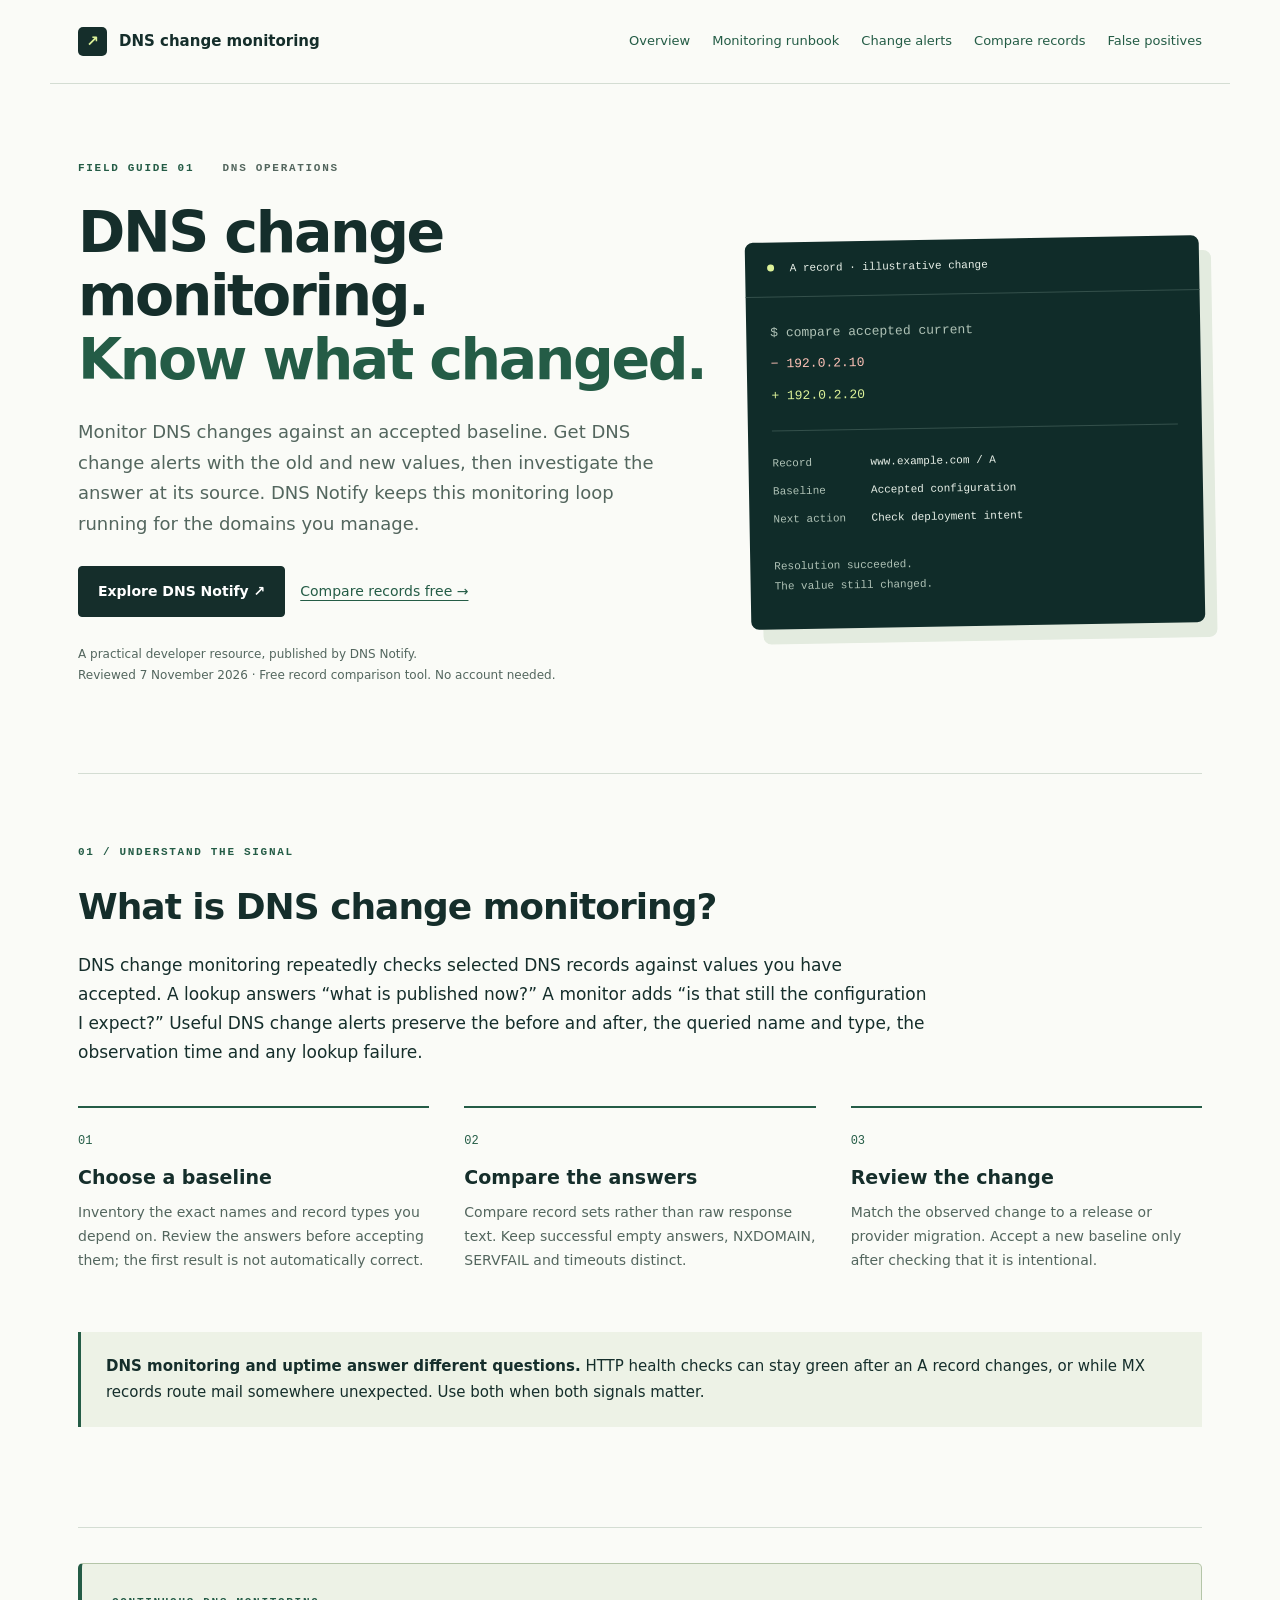
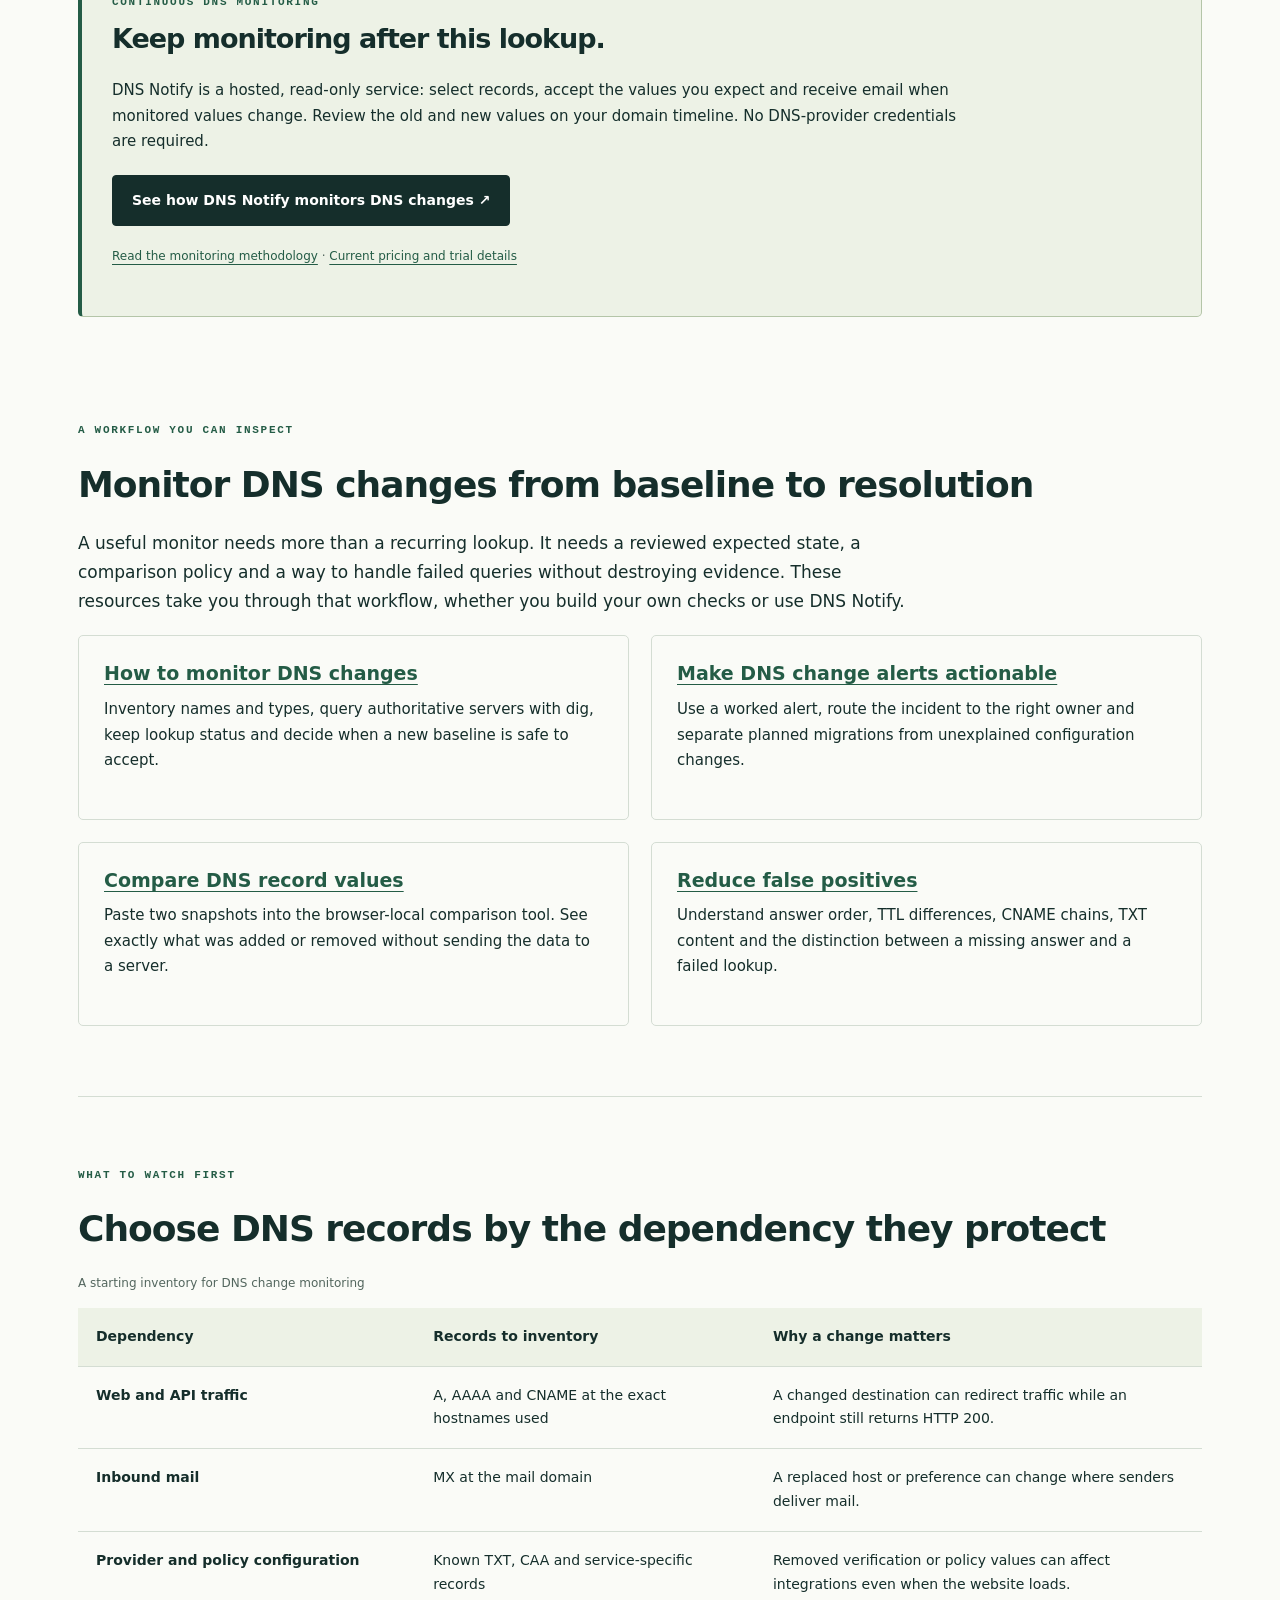
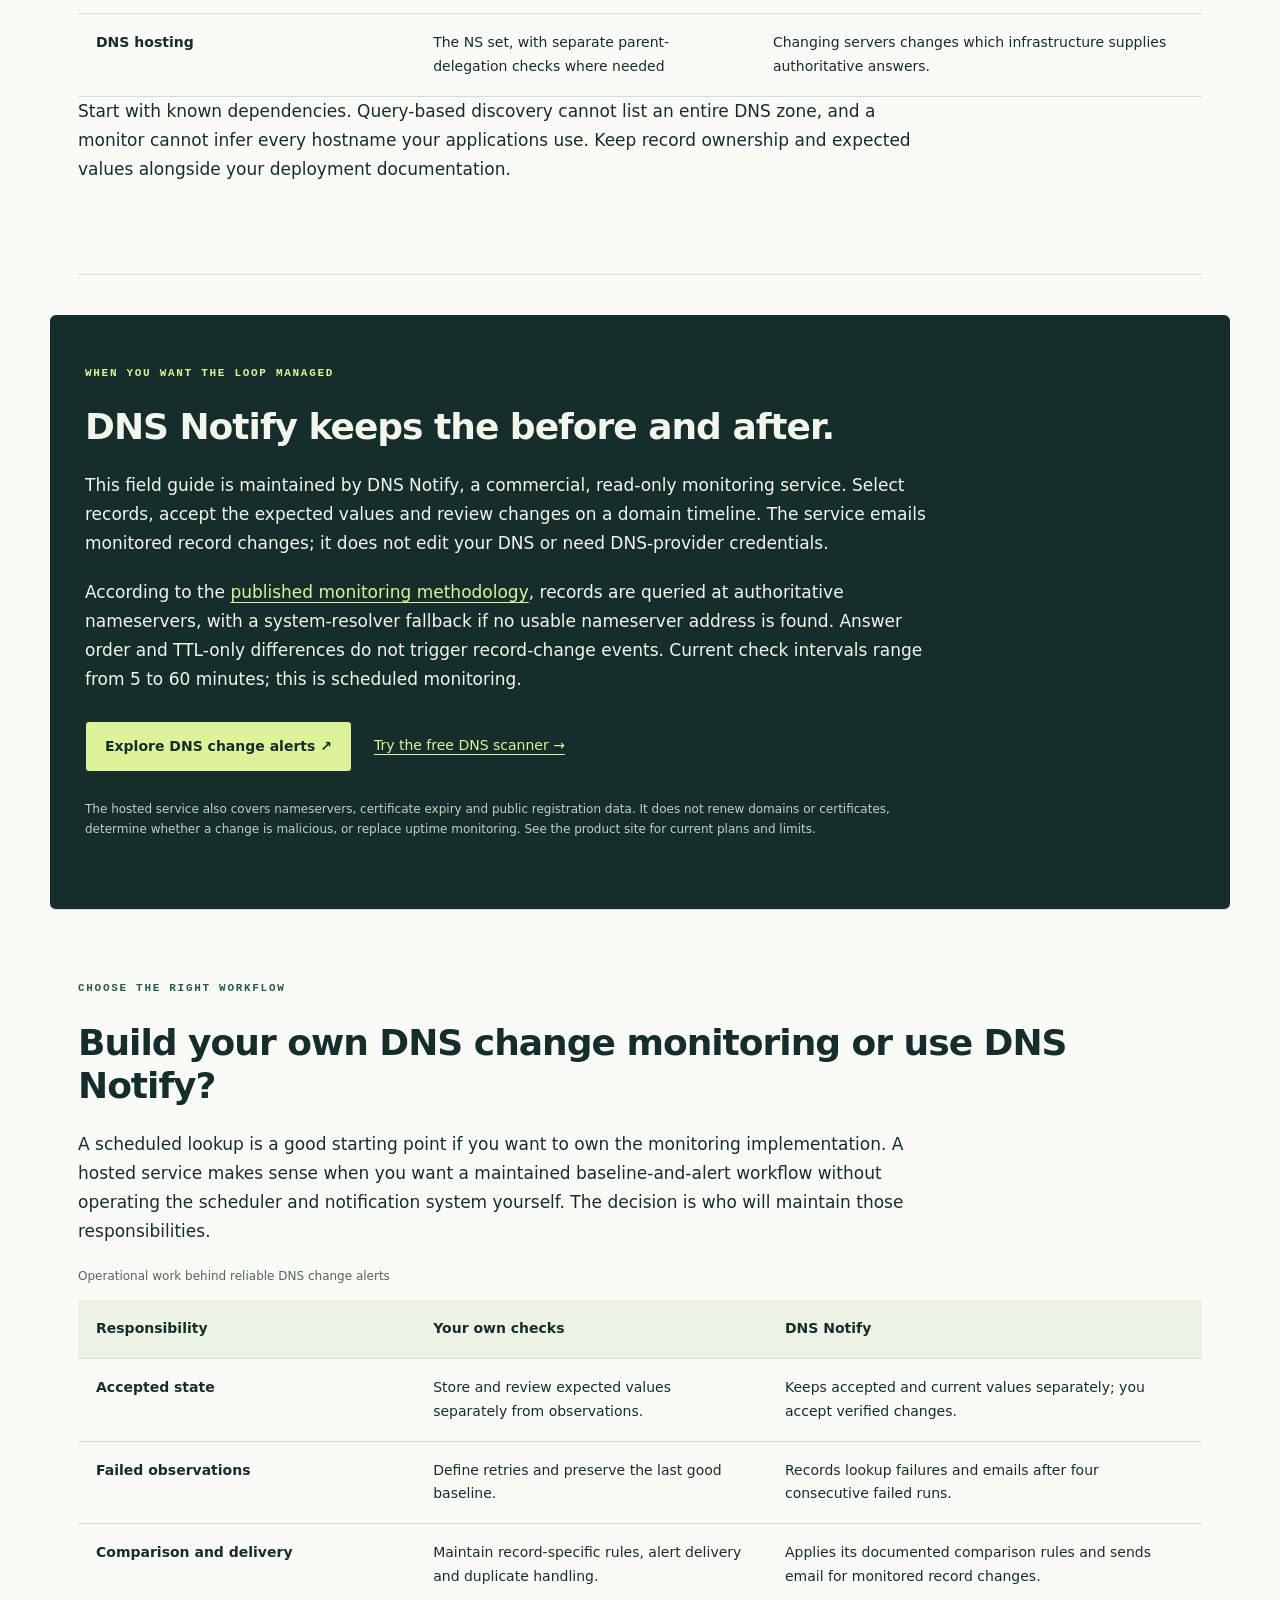
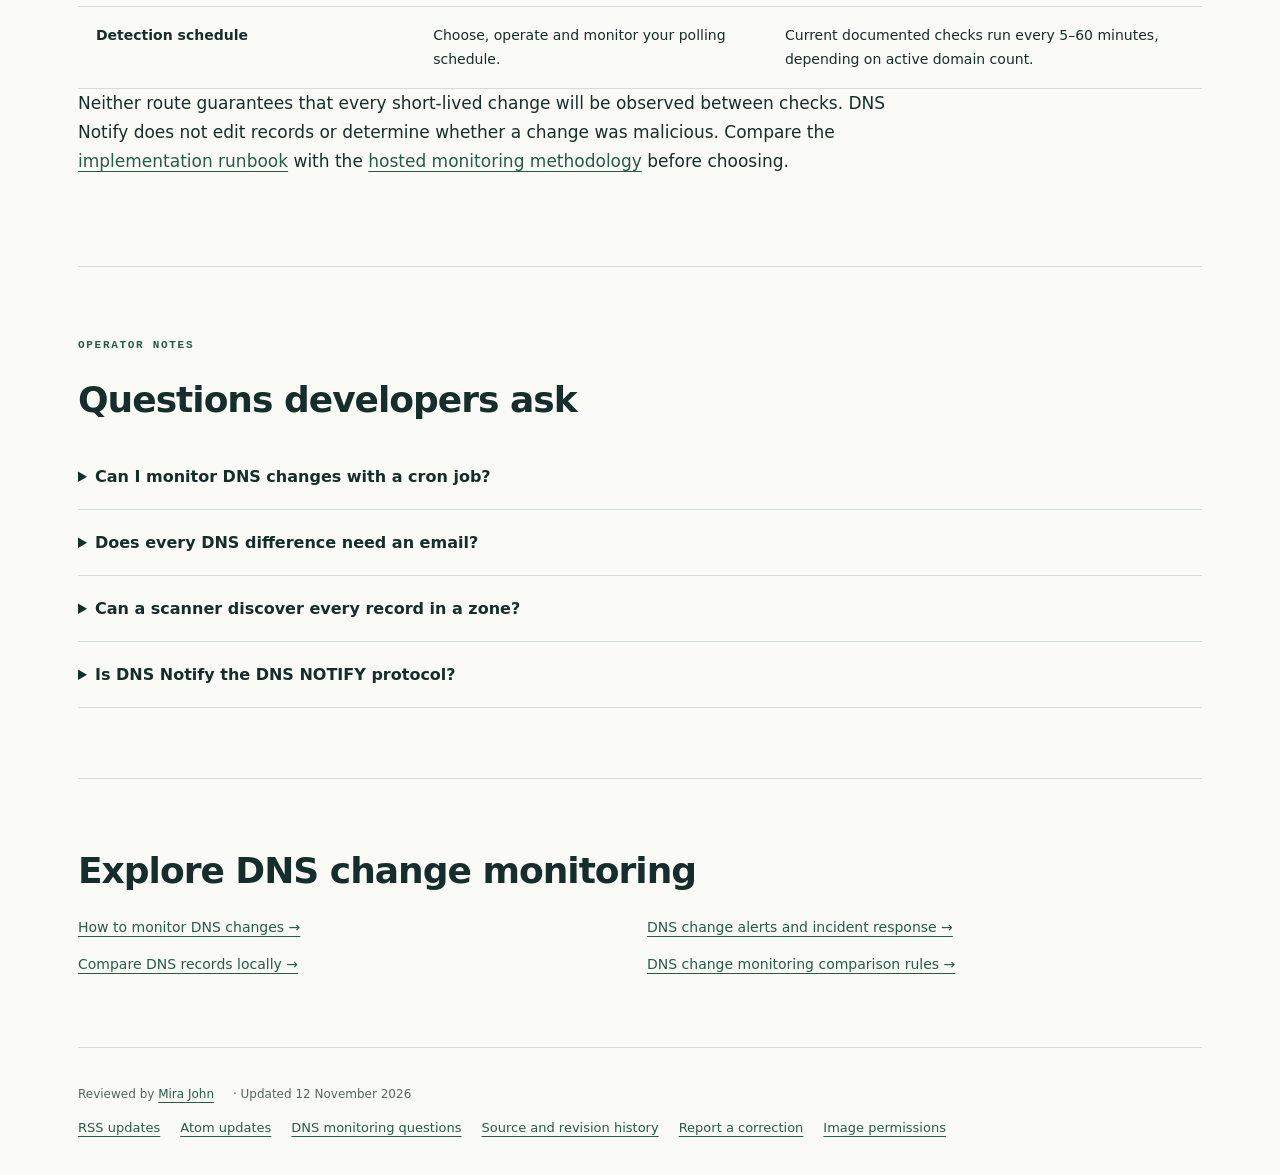
<file: index.html>
<!doctype html><html lang="en-GB"><head><meta charset="utf-8"><meta name="viewport" content="width=device-width,initial-scale=1"><title>DNS Change Monitoring &amp; DNS Change Alerts | DNS Monitoring</title><meta name="description" content="DNS change monitoring for developers: compare records, monitor DNS changes at authoritative servers and get useful DNS change alerts with DNS Notify."><meta name="author" content="Mira John"><meta name="keywords" content="DNS change monitoring. Know what changed., DNS change monitoring, monitor DNS changes, DNS change alerts"><meta name="application-name" content="DNS Change Monitoring"><meta name="DC.title" content="DNS Change Monitoring &amp; DNS Change Alerts | DNS Monitoring"><meta name="DC.creator" content="Mira John"><meta name="DC.language" content="en-GB"><meta name="DC.subject" content="DNS change monitoring. Know what changed."><meta name="dcterms.modified" content="2026-11-12T16:14:34Z"><link rel="manifest" href="/manifest.webmanifest"><meta name="robots" content="index,follow,max-snippet:-1,max-image-preview:large"><meta name="theme-color" content="#102c29"><meta name="referrer" content="strict-origin-when-cross-origin"><meta name="msvalidate.01" content="BFA7A7D1840203FB4BB47CE6CA549891"><meta http-equiv="Content-Security-Policy" content="default-src 'self'; script-src 'self' 'sha256-eNIyEXNaxyYjh9vfaB3/5uo2XKNZRtqnfRcX4wISUtk='; style-src 'self' 'sha256-Ql/bPSaLLIifVeYrsrG7TQib4CmCSRuCgCeEuSE2RCY='; img-src 'self'; connect-src 'none'; base-uri 'none'; object-src 'none'; form-action 'none'"><link rel="canonical" href="https://dns-change-monitoring.github.io/"><link rel="author" href="https://dns-change-monitoring.github.io/authors/mira-john/"><link rel="alternate" type="application/rss+xml" title="DNS Change Monitoring — RSS updates" href="https://dns-change-monitoring.github.io/feed.xml"><link rel="alternate" type="application/atom+xml" title="DNS Change Monitoring — Atom updates" href="https://dns-change-monitoring.github.io/atom.xml"><link rel="icon" href="/favicon.svg" type="image/svg+xml" sizes="any"><link rel="stylesheet" href="/style.css"><style>header{flex-wrap:wrap}nav{flex-wrap:wrap;gap:13px 22px}nav a[aria-current="page"]{text-decoration:underline;font-weight:700}.breadcrumb{padding:24px 0 0;font-size:12px;color:var(--muted)}.article-head{max-width:900px;padding:45px 0 35px}.article-head h1{font-size:clamp(35px,4vw,53px)}.article-head .lede{max-width:800px}.conversion{padding:30px;margin:35px 0;border:1px solid #b4c5a8;border-left:4px solid var(--green);border-radius:5px}.conversion h2{font-size:27px}.conversion .eyebrow{margin-bottom:12px}.conversion p{max-width:850px}.guide-card{padding:25px;border:1px solid var(--line);border-radius:5px}.guide-card h3{margin-top:0}.guide-card p{font-size:15px}.guide-cards{display:grid;grid-template-columns:1fr 1fr;gap:22px}.answer{font-size:19px;max-width:850px}.reviewed{font-size:12px;color:var(--muted)}.article-head+.conversion{margin-top:0}.hero .actions{gap:15px}.hero{gap:35px}.fixture-list dt{font-weight:650;margin-top:20px}.fixture-list dd{margin:5px 0 15px}.workbench{margin-top:20px}section{scroll-margin-top:20px}.sources{font-size:14px}.sources li{margin-bottom:8px}@media(max-width:700px){.guide-cards{grid-template-columns:1fr}header{gap:16px}nav{font-size:12px;gap:10px 18px}.conversion{padding:23px}.article-head{padding-top:30px}.hero .button{max-width:100%}}</style><meta property="og:type" content="article"><meta property="og:locale" content="en_GB"><meta property="og:site_name" content="DNS Change Monitoring"><meta property="og:title" content="DNS Change Monitoring &amp; DNS Change Alerts | DNS Monitoring"><meta property="og:description" content="DNS change monitoring for developers: compare records, monitor DNS changes at authoritative servers and get useful DNS change alerts with DNS Notify."><meta property="og:url" content="https://dns-change-monitoring.github.io/"><meta property="og:image" content="https://dns-change-monitoring.github.io/social-card.png"><meta property="og:image:type" content="image/png"><meta property="og:image:width" content="1200"><meta property="og:image:height" content="630"><meta property="og:image:alt" content="DNS change monitoring. Keep the evidence: baseline, compare, investigate."><meta name="twitter:card" content="summary_large_image"><meta name="twitter:title" content="DNS Change Monitoring &amp; DNS Change Alerts | DNS Monitoring"><meta name="twitter:description" content="DNS change monitoring for developers: compare records, monitor DNS changes at authoritative servers and get useful DNS change alerts with DNS Notify."><meta name="twitter:image" content="https://dns-change-monitoring.github.io/social-card.png"><meta name="twitter:image:alt" content="DNS change monitoring. Keep the evidence: baseline, compare, investigate."><meta property="article:author" content="https://dns-change-monitoring.github.io/authors/mira-john/"><meta property="article:modified_time" content="2026-11-12T16:14:34Z"><script type="application/ld+json">{"@context":"https://schema.org","@graph":[{"@id":"https://dns-change-monitoring.github.io/authors/mira-john/#person","@type":"Person","name":"Mira John","url":"https://dns-change-monitoring.github.io/authors/mira-john/"},{"@id":"https://dns-change-monitoring.github.io/#logo","@type":"ImageObject","acquireLicensePage":"https://dns-change-monitoring.github.io/image-rights/#permission","contentSize":"1816 bytes","contentUrl":"https://dns-change-monitoring.github.io/favicon.svg","copyrightHolder":{"@id":"https://dns-change-monitoring.github.io/authors/mira-john/#person"},"copyrightNotice":"© Mira John. All rights reserved.","creator":{"@id":"https://dns-change-monitoring.github.io/authors/mira-john/#person","@type":"Person","name":"Mira John","url":"https://dns-change-monitoring.github.io/authors/mira-john/"},"creditText":"Mira John","dateModified":"2026-11-16T09:33:55Z","description":"An upward-right arrow in a dark rounded square.","encodingFormat":"image/svg+xml","height":64,"isAccessibleForFree":true,"isPartOf":{"@id":"https://dns-change-monitoring.github.io/#website"},"license":"https://dns-change-monitoring.github.io/image-rights/","name":"DNS Change Monitoring logo","sha256":"3365c6dd84d2b893b8a0966f61c842cec82788cb200b7be019493376615dbf74","url":"https://dns-change-monitoring.github.io/favicon.svg","width":64},{"@id":"https://dns-change-monitoring.github.io/#preview-image","@type":"ImageObject","acquireLicensePage":"https://dns-change-monitoring.github.io/image-rights/#permission","caption":"DNS change monitoring. Keep the evidence: baseline, compare, investigate.","contentSize":"24639 bytes","contentUrl":"https://dns-change-monitoring.github.io/social-card.png","copyrightHolder":{"@id":"https://dns-change-monitoring.github.io/authors/mira-john/#person"},"copyrightNotice":"© Mira John. All rights reserved.","creator":{"@id":"https://dns-change-monitoring.github.io/authors/mira-john/#person","@type":"Person","name":"Mira John","url":"https://dns-change-monitoring.github.io/authors/mira-john/"},"creditText":"Mira John","dateModified":"2026-11-16T09:33:55Z","encodingFormat":"image/png","height":630,"isAccessibleForFree":true,"isPartOf":{"@id":"https://dns-change-monitoring.github.io/#website"},"license":"https://dns-change-monitoring.github.io/image-rights/","name":"DNS change monitoring field guide preview","sha256":"359b1dc9230054a003f22373e45cfb9ee4f533d6659143d94c78fade8ab6e9e2","url":"https://dns-change-monitoring.github.io/social-card.png","width":1200},{"@id":"https://dns-change-monitoring.github.io/#website","@type":"WebSite","about":[{"@type":"DefinedTerm","name":"DNS change monitoring"},{"@type":"DefinedTerm","name":"monitor DNS changes"},{"@type":"DefinedTerm","name":"DNS change alerts"}],"alternateName":"DNS Monitoring Developer Guides","author":{"@id":"https://dns-change-monitoring.github.io/authors/mira-john/#person"},"image":{"@id":"https://dns-change-monitoring.github.io/#logo"},"inLanguage":"en-GB","isAccessibleForFree":true,"name":"DNS Change Monitoring","url":"https://dns-change-monitoring.github.io/"},{"@id":"https://dns-change-monitoring.github.io/#page","@type":"WebPage","about":{"@type":"DefinedTerm","name":"DNS change monitoring. Know what changed."},"description":"DNS change monitoring for developers: compare records, monitor DNS changes at authoritative servers and get useful DNS change alerts with DNS Notify.","inLanguage":"en-GB","isAccessibleForFree":true,"isPartOf":{"@id":"https://dns-change-monitoring.github.io/#website"},"keywords":["DNS change monitoring. Know what changed.","DNS change monitoring","monitor DNS changes","DNS change alerts"],"mainEntity":{"@id":"https://dns-change-monitoring.github.io/#article"},"mentions":{"@type":"WebPage","name":"DNS Notify DNS change monitoring","url":"https://dnsnotify.com/dns-change-monitoring/"},"name":"DNS change monitoring. Know what changed.","primaryImageOfPage":{"@id":"https://dns-change-monitoring.github.io/#preview-image"},"reviewedBy":{"@id":"https://dns-change-monitoring.github.io/authors/mira-john/#person"},"url":"https://dns-change-monitoring.github.io/"},{"@id":"https://dns-change-monitoring.github.io/#article","@type":"TechArticle","about":{"@type":"DefinedTerm","name":"DNS change monitoring. Know what changed."},"audience":{"@type":"Audience","audienceType":"Developers and technical operators"},"author":{"@id":"https://dns-change-monitoring.github.io/authors/mira-john/#person"},"citation":["https://dnsnotify.com/methodology/","https://www.rfc-editor.org/rfc/rfc1996.html"],"dateModified":"2026-11-12T16:14:34Z","description":"DNS change monitoring for developers: compare records, monitor DNS changes at authoritative servers and get useful DNS change alerts with DNS Notify.","headline":"DNS change monitoring. Know what changed.","image":{"@id":"https://dns-change-monitoring.github.io/#preview-image"},"inLanguage":"en-GB","isAccessibleForFree":true,"isPartOf":{"@id":"https://dns-change-monitoring.github.io/#website"},"keywords":["DNS change monitoring. Know what changed.","DNS change monitoring","monitor DNS changes","DNS change alerts"],"mainEntityOfPage":{"@id":"https://dns-change-monitoring.github.io/#page"},"mentions":{"@type":"WebPage","name":"DNS Notify DNS change monitoring","url":"https://dnsnotify.com/dns-change-monitoring/"},"url":"https://dns-change-monitoring.github.io/","wordCount":27},{"@id":"https://dns-change-monitoring.github.io/#questions","@type":"FAQPage","isPartOf":{"@id":"https://dns-change-monitoring.github.io/#page"},"mainEntity":[{"@type":"Question","acceptedAnswer":{"@type":"Answer","text":"Yes. Schedule authoritative queries, check their status, normalize each record type and compare successful answers against a reviewed baseline. You also need durable state, failure handling and alert delivery. The lookup runbook is a diagnostic starting point, not a production monitoring daemon."},"name":"Can I monitor DNS changes with a cron job?"},{"@type":"Question","acceptedAnswer":{"@type":"Answer","text":"No. Reordered values and changing cache TTLs can produce text differences without a configuration change. Define record-specific comparison rules, distinguish errors from missing records, and decide when a repeated failure deserves escalation."},"name":"Does every DNS difference need an email?"},{"@type":"Question","acceptedAnswer":{"@type":"Answer","text":"No. Query-based discovery only finds the names it asks for. Inventory your applications and providers, include known subdomains and DKIM selectors, and use an authorized zone export where available."},"name":"Can a scanner discover every record in a zone?"},{"@type":"Question","acceptedAnswer":{"@type":"Answer","text":"No. The hosted product is separate from the primary-to-secondary DNS notification mechanism in RFC 1996 . This guide discusses observing public DNS changes."},"name":"Is DNS Notify the DNS NOTIFY protocol?"}]},{"@id":"https://dns-change-monitoring.github.io/#navigation","@type":"SiteNavigationElement","hasPart":[{"@id":"https://dns-change-monitoring.github.io/#navigation-1","@type":"SiteNavigationElement","name":"Overview","url":"https://dns-change-monitoring.github.io/"},{"@id":"https://dns-change-monitoring.github.io/#navigation-2","@type":"SiteNavigationElement","name":"Monitoring runbook","url":"https://dns-change-monitoring.github.io/how-to-monitor-dns-changes/"},{"@id":"https://dns-change-monitoring.github.io/#navigation-3","@type":"SiteNavigationElement","name":"Change alerts","url":"https://dns-change-monitoring.github.io/dns-change-alerts/"},{"@id":"https://dns-change-monitoring.github.io/#navigation-4","@type":"SiteNavigationElement","name":"Compare records","url":"https://dns-change-monitoring.github.io/compare-dns-records/"},{"@id":"https://dns-change-monitoring.github.io/#navigation-5","@type":"SiteNavigationElement","name":"False positives","url":"https://dns-change-monitoring.github.io/dns-monitoring-false-positives/"}],"name":"Main navigation"},{"@id":"https://dns-change-monitoring.github.io/#data-table-1","@type":"Table","cssSelector":"[id=\"data-table-1\"]","inLanguage":"en","isPartOf":{"@id":"https://dns-change-monitoring.github.io/#page"},"name":"A starting inventory for DNS change monitoring","text":"A starting inventory for DNS change monitoring Dependency Records to inventory Why a change matters Web and API traffic A, AAAA and CNAME at the exact hostnames used A changed destination can redirect traffic while an endpoint still returns HTTP 200. Inbound mail MX at the mail domain A replaced host or preference can change where senders deliver mail. Provider and policy configuration Known TXT, CAA and service-specific records Removed verification or policy values can affect integrations even when the website loads. DNS hosting The NS set, with separate parent-delegation checks where needed Changing servers changes which infrastructure supplies authoritative answers.","url":"https://dns-change-monitoring.github.io/#data-table-1"},{"@id":"https://dns-change-monitoring.github.io/#data-table-2","@type":"Table","cssSelector":"[id=\"data-table-2\"]","inLanguage":"en","isPartOf":{"@id":"https://dns-change-monitoring.github.io/#page"},"name":"Operational work behind reliable DNS change alerts","text":"Operational work behind reliable DNS change alerts Responsibility Your own checks DNS Notify Accepted state Store and review expected values separately from observations. Keeps accepted and current values separately; you accept verified changes. Failed observations Define retries and preserve the last good baseline. Records lookup failures and emails after four consecutive failed runs. Comparison and delivery Maintain record-specific rules, alert delivery and duplicate handling. Applies its documented comparison rules and sends email for monitored record changes. Detection schedule Choose, operate and monitor your polling schedule. Current documented checks run every 5–60 minutes, depending on active domain count.","url":"https://dns-change-monitoring.github.io/#data-table-2"},{"@id":"https://dns-change-monitoring.github.io/#model","@type":"WebPageElement","cssSelector":"[id=\"model\"]","isPartOf":{"@id":"https://dns-change-monitoring.github.io/#page"},"name":"What is DNS change monitoring?","url":"https://dns-change-monitoring.github.io/#model"},{"@id":"https://dns-change-monitoring.github.io/#runbook","@type":"WebPageElement","cssSelector":"[id=\"runbook\"]","isPartOf":{"@id":"https://dns-change-monitoring.github.io/#page"},"name":"Monitor DNS changes from baseline to resolution","url":"https://dns-change-monitoring.github.io/#runbook"},{"@id":"https://dns-change-monitoring.github.io/#dns-notify","@type":"WebPageElement","cssSelector":"[id=\"dns-notify\"]","isPartOf":{"@id":"https://dns-change-monitoring.github.io/#page"},"name":"DNS Notify keeps the before and after.","url":"https://dns-change-monitoring.github.io/#dns-notify"},{"@id":"https://dns-change-monitoring.github.io/#choose-monitoring","@type":"WebPageElement","cssSelector":"[id=\"choose-monitoring\"]","isPartOf":{"@id":"https://dns-change-monitoring.github.io/#page"},"name":"Build your own DNS change monitoring or use DNS Notify?","url":"https://dns-change-monitoring.github.io/#choose-monitoring"}]}</script></head><body><a class="skip" href="#main">Skip to content</a><header><a class="brand" href="/" aria-current="page" aria-label="DNS change monitoring home" title="DNS change monitoring overview"><span class="mark" aria-hidden="true">↗</span><span>DNS change monitoring</span></a><nav aria-label="Main"><a href="/">Overview</a><a href="/how-to-monitor-dns-changes/">Monitoring runbook</a><a href="/dns-change-alerts/">Change alerts</a><a href="/compare-dns-records/">Compare records</a><a href="/dns-monitoring-false-positives/">False positives</a></nav></header><main id="main"><section class="hero" aria-labelledby="title"><div><p class="eyebrow">FIELD GUIDE 01 <span>DNS OPERATIONS</span></p><h1 id="title">DNS change monitoring.<br><em>Know what changed.</em></h1><p class="lede">Monitor DNS changes against an accepted baseline. Get DNS change alerts with the old and new values, then investigate the answer at its source. DNS Notify keeps this monitoring loop running for the domains you manage.</p><div class="actions"><a class="button" href="https://dnsnotify.com/dns-change-monitoring/?utm_source=github-pages&amp;utm_medium=referral&amp;utm_campaign=dns-change-monitoring">Explore DNS Notify ↗</a><a href="/compare-dns-records/">Compare records free →</a></div><p class="small">A practical developer resource, published by DNS Notify.<br>Reviewed <time datetime="2026-11-07">7 November 2026</time> · Free record comparison tool. No account needed.</p></div><figure class="terminal"><figcaption><span class="dot"></span> A record · illustrative change</figcaption><div class="terminal-body"><p class="muted">$ compare accepted current</p><p class="removed">− 192.0.2.10</p><p class="added">+ 192.0.2.20</p><hr><dl><dt>Record</dt><dd>www.example.com / A</dd><dt>Baseline</dt><dd>Accepted configuration</dd><dt>Next action</dt><dd>Check deployment intent</dd></dl><p class="terminal-note">Resolution succeeded.<br>The value still changed.</p></div></figure></section><section id="model"><p class="eyebrow">01 / UNDERSTAND THE SIGNAL</p><h2>What is DNS change monitoring?</h2><p>DNS change monitoring repeatedly checks selected DNS records against values you have accepted. A lookup answers “what is published now?” A monitor adds “is that still the configuration I expect?” Useful DNS change alerts preserve the before and after, the queried name and type, the observation time and any lookup failure.</p><div class="steps"><article><span>01</span><h3>Choose a baseline</h3><p>Inventory the exact names and record types you depend on. Review the answers before accepting them; the first result is not automatically correct.</p></article><article><span>02</span><h3>Compare the answers</h3><p>Compare record sets rather than raw response text. Keep successful empty answers, NXDOMAIN, SERVFAIL and timeouts distinct.</p></article><article><span>03</span><h3>Review the change</h3><p>Match the observed change to a release or provider migration. Accept a new baseline only after checking that it is intentional.</p></article></div><aside><strong>DNS monitoring and uptime answer different questions.</strong> HTTP health checks can stay green after an A record changes, or while MX records route mail somewhere unexpected. Use both when both signals matter.</aside></section><aside class="conversion"><p class="eyebrow">CONTINUOUS DNS MONITORING</p><h2>Keep monitoring after this lookup.</h2><p>DNS Notify is a hosted, read-only service: select records, accept the values you expect and receive email when monitored values change. Review the old and new values on your domain timeline. No DNS-provider credentials are required.</p><p><a class="button" href="https://dnsnotify.com/dns-change-monitoring/?utm_source=github-pages&amp;utm_medium=referral&amp;utm_campaign=dns-change-monitoring">See how DNS Notify monitors DNS changes ↗</a></p><p class="small"><a href="https://dnsnotify.com/methodology/">Read the monitoring methodology</a> · <a href="https://dnsnotify.com/?utm_source=github-pages&amp;utm_medium=referral&amp;utm_campaign=dns-change-monitoring#pricing">Current pricing and trial details</a></p></aside><section id="runbook"><p class="eyebrow">A WORKFLOW YOU CAN INSPECT</p><h2>Monitor DNS changes from baseline to resolution</h2><p>A useful monitor needs more than a recurring lookup. It needs a reviewed expected state, a comparison policy and a way to handle failed queries without destroying evidence. These resources take you through that workflow, whether you build your own checks or use DNS Notify.</p><div class="guide-cards"><article class="guide-card"><h3><a href="/how-to-monitor-dns-changes/">How to monitor DNS changes</a></h3><p>Inventory names and types, query authoritative servers with dig, keep lookup status and decide when a new baseline is safe to accept.</p></article><article class="guide-card" id="alerts"><h3><a href="/dns-change-alerts/">Make DNS change alerts actionable</a></h3><p>Use a worked alert, route the incident to the right owner and separate planned migrations from unexplained configuration changes.</p></article><article class="guide-card" id="compare"><h3><a href="/compare-dns-records/">Compare DNS record values</a></h3><p>Paste two snapshots into the browser-local comparison tool. See exactly what was added or removed without sending the data to a server.</p></article><article class="guide-card"><h3><a href="/dns-monitoring-false-positives/">Reduce false positives</a></h3><p>Understand answer order, TTL differences, CNAME chains, TXT content and the distinction between a missing answer and a failed lookup.</p></article></div></section>
<section><p class="eyebrow">WHAT TO WATCH FIRST</p><h2>Choose DNS records by the dependency they protect</h2><div class="table-wrap"><table id="data-table-1"><caption>A starting inventory for DNS change monitoring</caption><thead><tr><th scope="col">Dependency</th><th scope="col">Records to inventory</th><th scope="col">Why a change matters</th></tr></thead><tbody><tr><th scope="row">Web and API traffic</th><td>A, AAAA and CNAME at the exact hostnames used</td><td>A changed destination can redirect traffic while an endpoint still returns HTTP 200.</td></tr><tr><th scope="row">Inbound mail</th><td>MX at the mail domain</td><td>A replaced host or preference can change where senders deliver mail.</td></tr><tr><th scope="row">Provider and policy configuration</th><td>Known TXT, CAA and service-specific records</td><td>Removed verification or policy values can affect integrations even when the website loads.</td></tr><tr><th scope="row">DNS hosting</th><td>The NS set, with separate parent-delegation checks where needed</td><td>Changing servers changes which infrastructure supplies authoritative answers.</td></tr></tbody></table></div><p>Start with known dependencies. Query-based discovery cannot list an entire DNS zone, and a monitor cannot infer every hostname your applications use. Keep record ownership and expected values alongside your deployment documentation.</p></section><section class="product" id="dns-notify"><p class="eyebrow">WHEN YOU WANT THE LOOP MANAGED</p><h2>DNS Notify keeps the before and after.</h2><p>This field guide is maintained by DNS Notify, a commercial, read-only monitoring service. Select records, accept the expected values and review changes on a domain timeline. The service emails monitored record changes; it does not edit your DNS or need DNS-provider credentials.</p><p>According to the <a href="https://dnsnotify.com/methodology/">published monitoring methodology</a>, records are queried at authoritative nameservers, with a system-resolver fallback if no usable nameserver address is found. Answer order and TTL-only differences do not trigger record-change events. Current check intervals range from 5 to 60 minutes; this is scheduled monitoring.</p><div class="actions"><a class="button" href="https://dnsnotify.com/dns-change-monitoring/?utm_source=github-pages&amp;utm_medium=referral&amp;utm_campaign=dns-change-monitoring">Explore DNS change alerts ↗</a><a href="https://dnsnotify.com/dns-scanner/?utm_source=github-pages&amp;utm_medium=referral&amp;utm_campaign=dns-change-monitoring">Try the free DNS scanner →</a></div><p class="small">The hosted service also covers nameservers, certificate expiry and public registration data. It does not renew domains or certificates, determine whether a change is malicious, or replace uptime monitoring. See the product site for current plans and limits.</p></section><section id="choose-monitoring"><p class="eyebrow">CHOOSE THE RIGHT WORKFLOW</p><h2>Build your own DNS change monitoring or use DNS Notify?</h2><p>A scheduled lookup is a good starting point if you want to own the monitoring implementation. A hosted service makes sense when you want a maintained baseline-and-alert workflow without operating the scheduler and notification system yourself. The decision is who will maintain those responsibilities.</p><div class="table-wrap"><table id="data-table-2"><caption>Operational work behind reliable DNS change alerts</caption><thead><tr><th scope="col">Responsibility</th><th scope="col">Your own checks</th><th scope="col">DNS Notify</th></tr></thead><tbody><tr><th scope="row">Accepted state</th><td>Store and review expected values separately from observations.</td><td>Keeps accepted and current values separately; you accept verified changes.</td></tr><tr><th scope="row">Failed observations</th><td>Define retries and preserve the last good baseline.</td><td>Records lookup failures and emails after four consecutive failed runs.</td></tr><tr><th scope="row">Comparison and delivery</th><td>Maintain record-specific rules, alert delivery and duplicate handling.</td><td>Applies its documented comparison rules and sends email for monitored record changes.</td></tr><tr><th scope="row">Detection schedule</th><td>Choose, operate and monitor your polling schedule.</td><td>Current documented checks run every 5–60 minutes, depending on active domain count.</td></tr></tbody></table></div><p>Neither route guarantees that every short-lived change will be observed between checks. DNS Notify does not edit records or determine whether a change was malicious. Compare the <a href="/how-to-monitor-dns-changes/">implementation runbook</a> with the <a href="https://dnsnotify.com/methodology/">hosted monitoring methodology</a> before choosing.</p></section><section id="questions"><p class="eyebrow">OPERATOR NOTES</p><h2>Questions developers ask</h2><details><summary>Can I monitor DNS changes with a cron job?</summary><p>Yes. Schedule authoritative queries, check their status, normalize each record type and compare successful answers against a reviewed baseline. You also need durable state, failure handling and alert delivery. The <a href="/how-to-monitor-dns-changes/">lookup runbook</a> is a diagnostic starting point, not a production monitoring daemon.</p></details><details><summary>Does every DNS difference need an email?</summary><p>No. Reordered values and changing cache TTLs can produce text differences without a configuration change. Define record-specific comparison rules, distinguish errors from missing records, and decide when a repeated failure deserves escalation.</p></details><details><summary>Can a scanner discover every record in a zone?</summary><p>No. Query-based discovery only finds the names it asks for. Inventory your applications and providers, include known subdomains and DKIM selectors, and use an authorized zone export where available.</p></details><details><summary>Is DNS Notify the DNS NOTIFY protocol?</summary><p>No. The hosted product is separate from the primary-to-secondary DNS notification mechanism in <a href="https://www.rfc-editor.org/rfc/rfc1996.html">RFC 1996</a>. This guide discusses observing public DNS changes.</p></details></section><section class="references"><h2>Explore DNS change monitoring</h2><div class="links"><a href="/how-to-monitor-dns-changes/">How to monitor DNS changes →</a><a href="/dns-change-alerts/">DNS change alerts and incident response →</a><a href="/compare-dns-records/">Compare DNS records locally →</a><a href="/dns-monitoring-false-positives/">DNS change monitoring comparison rules →</a></div></section></main><footer><p class="publication-byline">Reviewed by <a href="/authors/mira-john/">Mira John</a> · Updated <time datetime="2026-11-12T16:14:34Z">12 November 2026</time></p><div data-nosnippet><nav class="publication-links" aria-label="Resource information"><a href="/feed.xml">RSS updates</a><a href="/atom.xml">Atom updates</a><a href="/#questions">DNS monitoring questions</a><a href="https://github.com/dns-change-monitoring/dns-change-monitoring.github.io">Source and revision history</a><a href="https://github.com/dns-change-monitoring/dns-change-monitoring.github.io/issues">Report a correction</a><a href="/image-rights/">Image permissions</a></nav></div></footer></body></html>
</file>
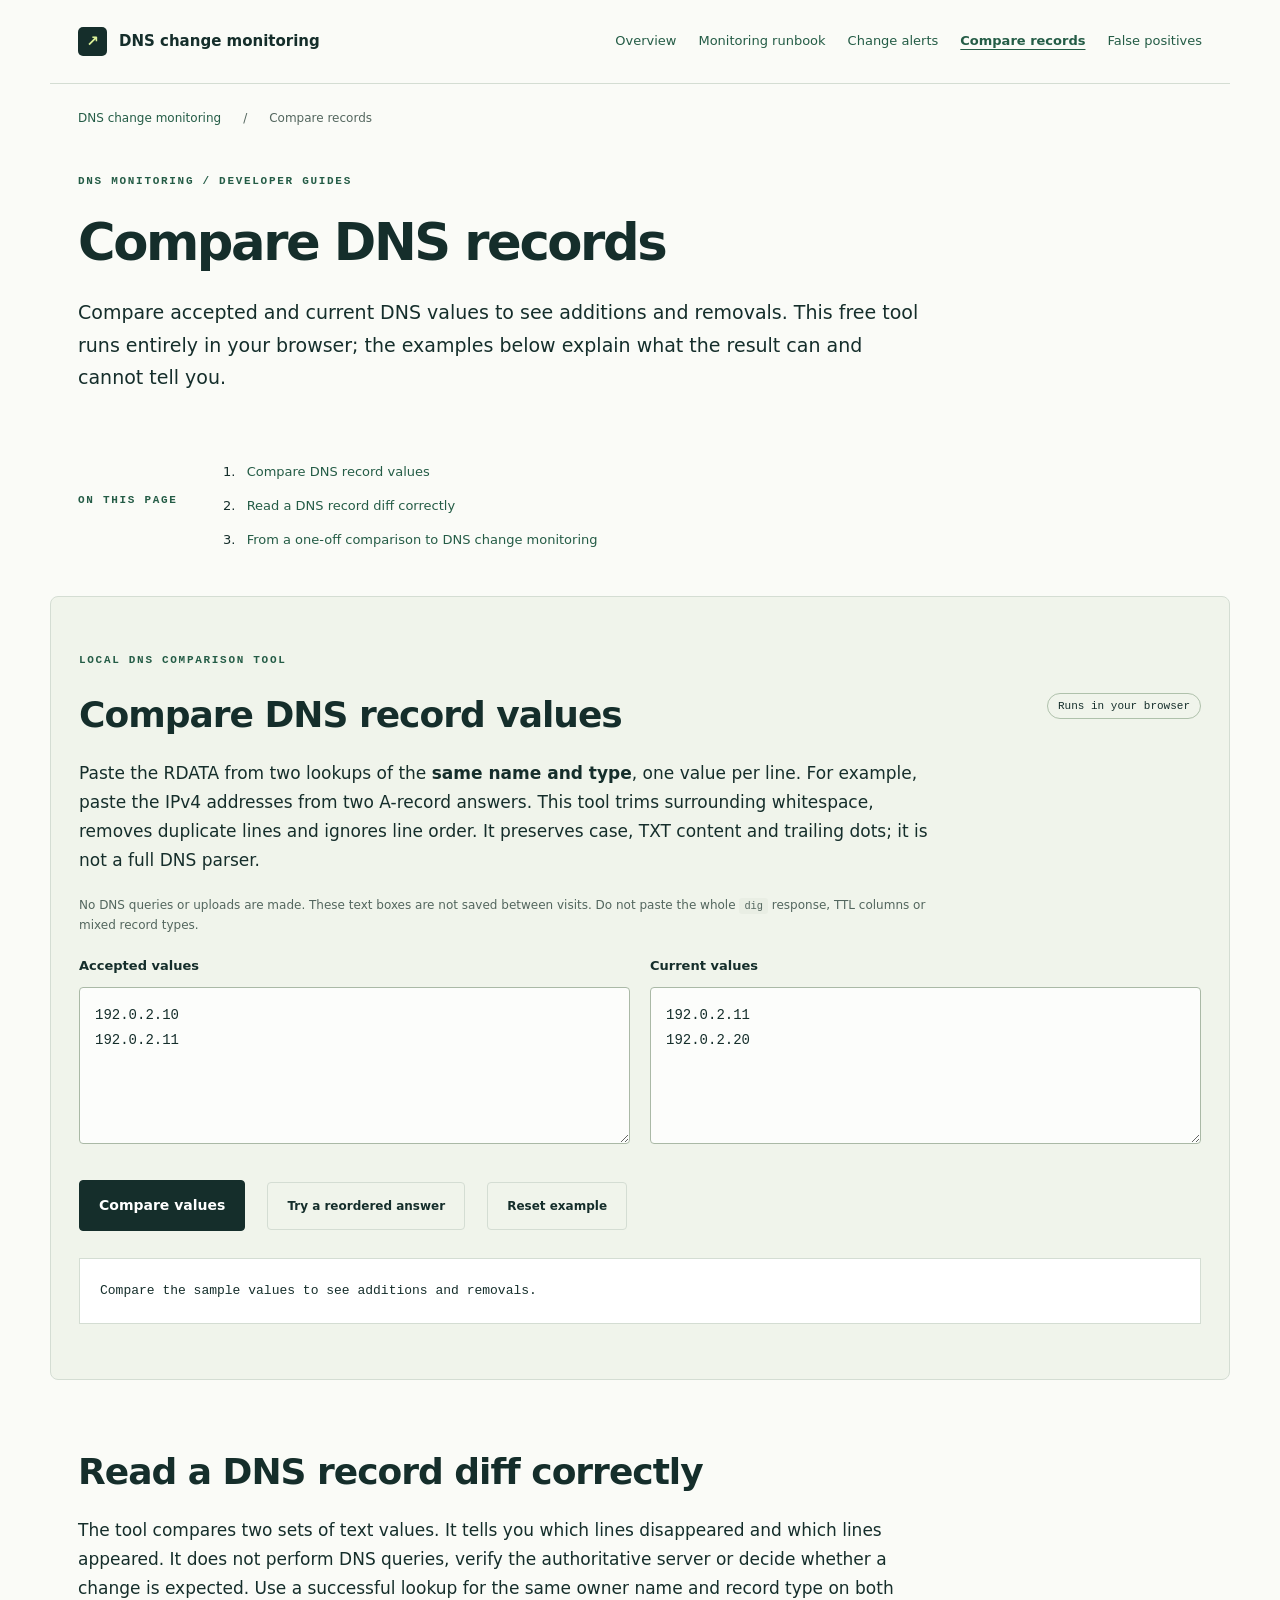
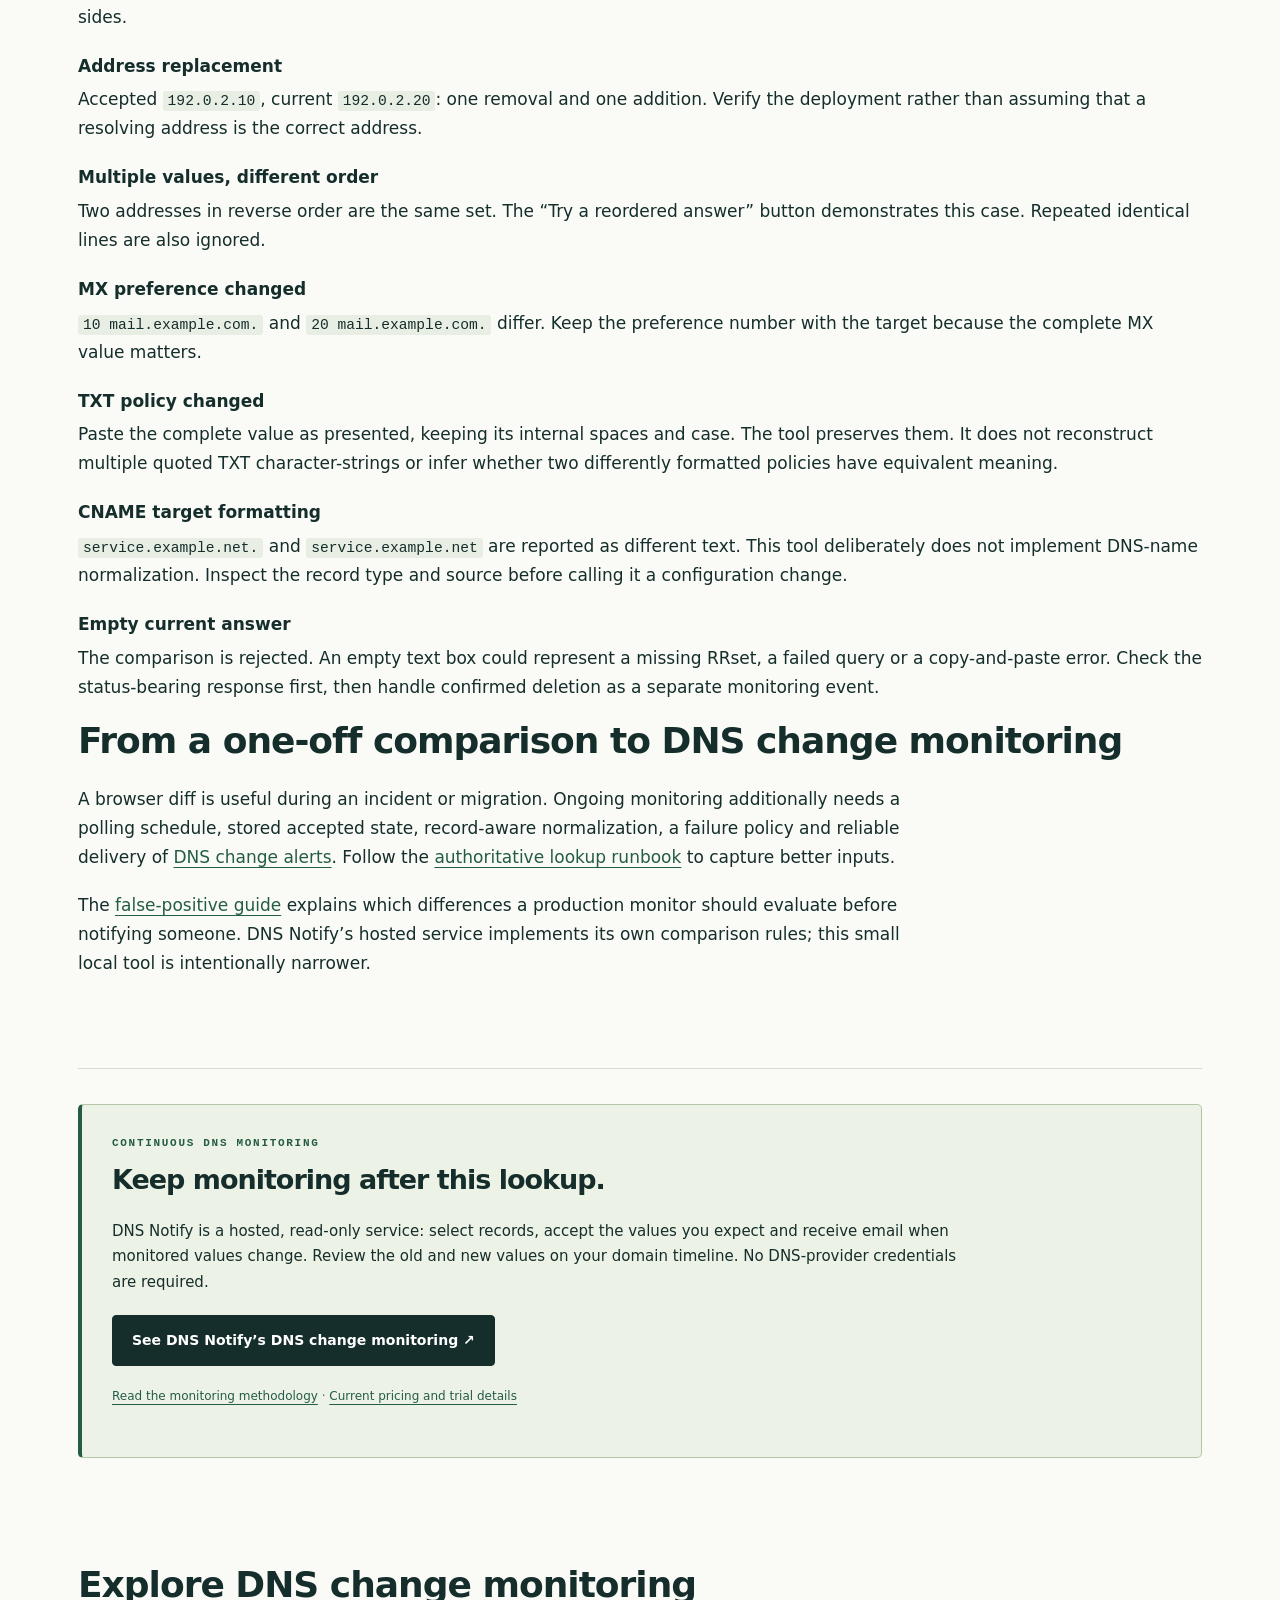
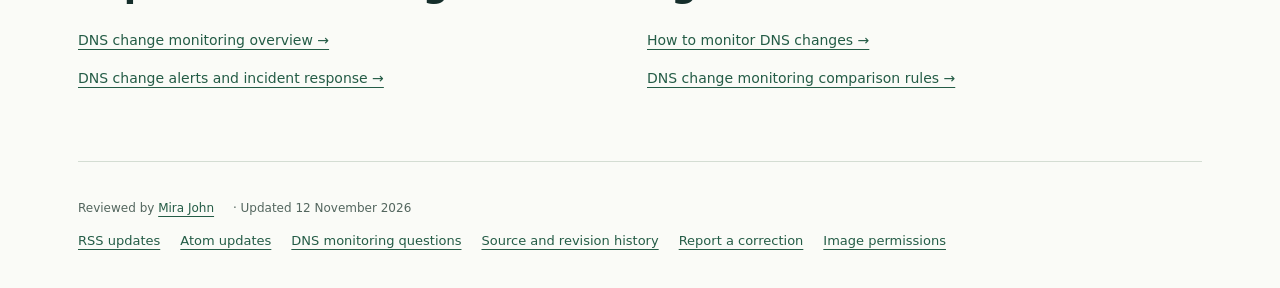
<file: compare-dns-records/index.html>
<!doctype html><html lang="en-GB"><head><meta charset="utf-8"><meta name="viewport" content="width=device-width,initial-scale=1"><title>Compare DNS Records: Free Local Comparison Tool | DNS Monitoring</title><meta name="description" content="Compare DNS record values in your browser. Detect additions and removals, ignore answer order and duplicates, and test realistic DNS monitoring examples."><meta name="author" content="Mira John"><meta name="keywords" content="Compare DNS records, DNS change monitoring, monitor DNS changes, DNS change alerts"><meta name="application-name" content="DNS Change Monitoring"><meta name="DC.title" content="Compare DNS Records: Free Local Comparison Tool | DNS Monitoring"><meta name="DC.creator" content="Mira John"><meta name="DC.language" content="en-GB"><meta name="DC.subject" content="Compare DNS records"><meta name="dcterms.modified" content="2026-11-12T16:14:34Z"><link rel="manifest" href="/manifest.webmanifest"><meta name="robots" content="index,follow,max-snippet:-1,max-image-preview:large"><meta name="theme-color" content="#102c29"><meta name="referrer" content="strict-origin-when-cross-origin"><meta name="msvalidate.01" content="BFA7A7D1840203FB4BB47CE6CA549891"><meta http-equiv="Content-Security-Policy" content="default-src 'self'; script-src 'self' 'sha256-Ww6BWBjHcDoaTmtSL6NyysK7GoTuvOKKDFgqMjaKIEM='; style-src 'self' 'sha256-Ql/bPSaLLIifVeYrsrG7TQib4CmCSRuCgCeEuSE2RCY='; img-src 'self'; connect-src 'none'; base-uri 'none'; object-src 'none'; form-action 'none'"><link rel="canonical" href="https://dns-change-monitoring.github.io/compare-dns-records/"><link rel="author" href="https://dns-change-monitoring.github.io/authors/mira-john/"><link rel="alternate" type="application/rss+xml" title="DNS Change Monitoring — RSS updates" href="https://dns-change-monitoring.github.io/feed.xml"><link rel="alternate" type="application/atom+xml" title="DNS Change Monitoring — Atom updates" href="https://dns-change-monitoring.github.io/atom.xml"><link rel="icon" href="/favicon.svg" type="image/svg+xml" sizes="any"><link rel="stylesheet" href="/style.css"><style>header{flex-wrap:wrap}nav{flex-wrap:wrap;gap:13px 22px}nav a[aria-current="page"]{text-decoration:underline;font-weight:700}.breadcrumb{padding:24px 0 0;font-size:12px;color:var(--muted)}.article-head{max-width:900px;padding:45px 0 35px}.article-head h1{font-size:clamp(35px,4vw,53px)}.article-head .lede{max-width:800px}.conversion{padding:30px;margin:35px 0;border:1px solid #b4c5a8;border-left:4px solid var(--green);border-radius:5px}.conversion h2{font-size:27px}.conversion .eyebrow{margin-bottom:12px}.conversion p{max-width:850px}.guide-card{padding:25px;border:1px solid var(--line);border-radius:5px}.guide-card h3{margin-top:0}.guide-card p{font-size:15px}.guide-cards{display:grid;grid-template-columns:1fr 1fr;gap:22px}.answer{font-size:19px;max-width:850px}.reviewed{font-size:12px;color:var(--muted)}.article-head+.conversion{margin-top:0}.hero .actions{gap:15px}.hero{gap:35px}.fixture-list dt{font-weight:650;margin-top:20px}.fixture-list dd{margin:5px 0 15px}.workbench{margin-top:20px}section{scroll-margin-top:20px}.sources{font-size:14px}.sources li{margin-bottom:8px}@media(max-width:700px){.guide-cards{grid-template-columns:1fr}header{gap:16px}nav{font-size:12px;gap:10px 18px}.conversion{padding:23px}.article-head{padding-top:30px}.hero .button{max-width:100%}}</style><meta property="og:type" content="article"><meta property="og:locale" content="en_GB"><meta property="og:site_name" content="DNS Change Monitoring"><meta property="og:title" content="Compare DNS Records: Free Local Comparison Tool | DNS Monitoring"><meta property="og:description" content="Compare DNS record values in your browser. Detect additions and removals, ignore answer order and duplicates, and test realistic DNS monitoring examples."><meta property="og:url" content="https://dns-change-monitoring.github.io/compare-dns-records/"><meta property="og:image" content="https://dns-change-monitoring.github.io/social-card.png"><meta property="og:image:type" content="image/png"><meta property="og:image:width" content="1200"><meta property="og:image:height" content="630"><meta property="og:image:alt" content="DNS change monitoring. Keep the evidence: baseline, compare, investigate."><meta name="twitter:card" content="summary_large_image"><meta name="twitter:title" content="Compare DNS Records: Free Local Comparison Tool | DNS Monitoring"><meta name="twitter:description" content="Compare DNS record values in your browser. Detect additions and removals, ignore answer order and duplicates, and test realistic DNS monitoring examples."><meta name="twitter:image" content="https://dns-change-monitoring.github.io/social-card.png"><meta name="twitter:image:alt" content="DNS change monitoring. Keep the evidence: baseline, compare, investigate."><meta property="article:author" content="https://dns-change-monitoring.github.io/authors/mira-john/"><meta property="article:modified_time" content="2026-11-12T16:14:34Z"><script type="application/ld+json">{"@context":"https://schema.org","@graph":[{"@id":"https://dns-change-monitoring.github.io/authors/mira-john/#person","@type":"Person","name":"Mira John","url":"https://dns-change-monitoring.github.io/authors/mira-john/"},{"@id":"https://dns-change-monitoring.github.io/#logo","@type":"ImageObject","acquireLicensePage":"https://dns-change-monitoring.github.io/image-rights/#permission","contentSize":"1816 bytes","contentUrl":"https://dns-change-monitoring.github.io/favicon.svg","copyrightHolder":{"@id":"https://dns-change-monitoring.github.io/authors/mira-john/#person"},"copyrightNotice":"© Mira John. All rights reserved.","creator":{"@id":"https://dns-change-monitoring.github.io/authors/mira-john/#person","@type":"Person","name":"Mira John","url":"https://dns-change-monitoring.github.io/authors/mira-john/"},"creditText":"Mira John","dateModified":"2026-11-16T09:33:55Z","description":"An upward-right arrow in a dark rounded square.","encodingFormat":"image/svg+xml","height":64,"isAccessibleForFree":true,"isPartOf":{"@id":"https://dns-change-monitoring.github.io/#website"},"license":"https://dns-change-monitoring.github.io/image-rights/","name":"DNS Change Monitoring logo","sha256":"3365c6dd84d2b893b8a0966f61c842cec82788cb200b7be019493376615dbf74","url":"https://dns-change-monitoring.github.io/favicon.svg","width":64},{"@id":"https://dns-change-monitoring.github.io/#preview-image","@type":"ImageObject","acquireLicensePage":"https://dns-change-monitoring.github.io/image-rights/#permission","caption":"DNS change monitoring. Keep the evidence: baseline, compare, investigate.","contentSize":"24639 bytes","contentUrl":"https://dns-change-monitoring.github.io/social-card.png","copyrightHolder":{"@id":"https://dns-change-monitoring.github.io/authors/mira-john/#person"},"copyrightNotice":"© Mira John. All rights reserved.","creator":{"@id":"https://dns-change-monitoring.github.io/authors/mira-john/#person","@type":"Person","name":"Mira John","url":"https://dns-change-monitoring.github.io/authors/mira-john/"},"creditText":"Mira John","dateModified":"2026-11-16T09:33:55Z","encodingFormat":"image/png","height":630,"isAccessibleForFree":true,"isPartOf":{"@id":"https://dns-change-monitoring.github.io/#website"},"license":"https://dns-change-monitoring.github.io/image-rights/","name":"DNS change monitoring field guide preview","sha256":"359b1dc9230054a003f22373e45cfb9ee4f533d6659143d94c78fade8ab6e9e2","url":"https://dns-change-monitoring.github.io/social-card.png","width":1200},{"@id":"https://dns-change-monitoring.github.io/#website","@type":"WebSite","about":[{"@type":"DefinedTerm","name":"DNS change monitoring"},{"@type":"DefinedTerm","name":"monitor DNS changes"},{"@type":"DefinedTerm","name":"DNS change alerts"}],"alternateName":"DNS Monitoring Developer Guides","author":{"@id":"https://dns-change-monitoring.github.io/authors/mira-john/#person"},"image":{"@id":"https://dns-change-monitoring.github.io/#logo"},"inLanguage":"en-GB","isAccessibleForFree":true,"name":"DNS Change Monitoring","url":"https://dns-change-monitoring.github.io/"},{"@id":"https://dns-change-monitoring.github.io/compare-dns-records/#page","@type":"WebPage","about":{"@type":"DefinedTerm","name":"Compare DNS records"},"description":"Compare DNS record values in your browser. Detect additions and removals, ignore answer order and duplicates, and test realistic DNS monitoring examples.","inLanguage":"en-GB","isAccessibleForFree":true,"isPartOf":{"@id":"https://dns-change-monitoring.github.io/#website"},"keywords":["Compare DNS records","DNS change monitoring","monitor DNS changes","DNS change alerts"],"mainEntity":{"@id":"https://dns-change-monitoring.github.io/compare-dns-records/#tool"},"mentions":{"@type":"WebPage","name":"DNS Notify DNS change monitoring","url":"https://dnsnotify.com/dns-change-monitoring/"},"name":"Compare DNS records","primaryImageOfPage":{"@id":"https://dns-change-monitoring.github.io/#preview-image"},"reviewedBy":{"@id":"https://dns-change-monitoring.github.io/authors/mira-john/#person"},"url":"https://dns-change-monitoring.github.io/compare-dns-records/"},{"@id":"https://dns-change-monitoring.github.io/compare-dns-records/#article","@type":"TechArticle","about":{"@type":"DefinedTerm","name":"Compare DNS records"},"audience":{"@type":"Audience","audienceType":"Developers and technical operators"},"author":{"@id":"https://dns-change-monitoring.github.io/authors/mira-john/#person"},"citation":["https://dnsnotify.com/methodology/"],"dateModified":"2026-11-12T16:14:34Z","description":"Compare DNS record values in your browser. Detect additions and removals, ignore answer order and duplicates, and test realistic DNS monitoring examples.","headline":"Compare DNS records","image":{"@id":"https://dns-change-monitoring.github.io/#preview-image"},"inLanguage":"en-GB","isAccessibleForFree":true,"isPartOf":{"@id":"https://dns-change-monitoring.github.io/#website"},"keywords":["Compare DNS records","DNS change monitoring","monitor DNS changes","DNS change alerts"],"mainEntityOfPage":{"@id":"https://dns-change-monitoring.github.io/compare-dns-records/#page"},"mentions":{"@type":"WebPage","name":"DNS Notify DNS change monitoring","url":"https://dnsnotify.com/dns-change-monitoring/"},"url":"https://dns-change-monitoring.github.io/compare-dns-records/","wordCount":608},{"@id":"https://dns-change-monitoring.github.io/compare-dns-records/#tool","@type":"WebApplication","applicationCategory":"UtilitiesApplication","author":{"@id":"https://dns-change-monitoring.github.io/authors/mira-john/#person"},"browserRequirements":"JavaScript enabled","description":"Compare DNS record values in your browser. Detect additions and removals, ignore answer order and duplicates, and test realistic DNS monitoring examples.","featureList":["Compare accepted and current DNS values","Show added and removed values","Ignore answer ordering and duplicate lines"],"inLanguage":"en","isAccessibleForFree":true,"isPartOf":{"@id":"https://dns-change-monitoring.github.io/compare-dns-records/#article"},"name":"DNS record comparison tool","offers":{"@type":"Offer","price":0,"priceCurrency":"USD"},"operatingSystem":"Any","potentialAction":{"@type":"UseAction","name":"DNS record comparison tool","target":{"@type":"EntryPoint","actionPlatform":["https://schema.org/DesktopWebPlatform","https://schema.org/MobileWebPlatform"],"urlTemplate":"https://dns-change-monitoring.github.io/compare-dns-records/"}},"url":"https://dns-change-monitoring.github.io/compare-dns-records/"},{"@type":"BreadcrumbList","itemListElement":[{"@type":"ListItem","item":"https://dns-change-monitoring.github.io/","name":"DNS Change Monitoring","position":1},{"@type":"ListItem","item":"https://dns-change-monitoring.github.io/compare-dns-records/","name":"Compare DNS records","position":2}]},{"@id":"https://dns-change-monitoring.github.io/#navigation","@type":"SiteNavigationElement","hasPart":[{"@id":"https://dns-change-monitoring.github.io/#navigation-1","@type":"SiteNavigationElement","name":"Overview","url":"https://dns-change-monitoring.github.io/"},{"@id":"https://dns-change-monitoring.github.io/#navigation-2","@type":"SiteNavigationElement","name":"Monitoring runbook","url":"https://dns-change-monitoring.github.io/how-to-monitor-dns-changes/"},{"@id":"https://dns-change-monitoring.github.io/#navigation-3","@type":"SiteNavigationElement","name":"Change alerts","url":"https://dns-change-monitoring.github.io/dns-change-alerts/"},{"@id":"https://dns-change-monitoring.github.io/#navigation-4","@type":"SiteNavigationElement","name":"Compare records","url":"https://dns-change-monitoring.github.io/compare-dns-records/"},{"@id":"https://dns-change-monitoring.github.io/#navigation-5","@type":"SiteNavigationElement","name":"False positives","url":"https://dns-change-monitoring.github.io/dns-monitoring-false-positives/"}],"name":"Main navigation"},{"@id":"https://dns-change-monitoring.github.io/compare-dns-records/#compare","@type":"WebPageElement","cssSelector":"[id=\"compare\"]","isPartOf":{"@id":"https://dns-change-monitoring.github.io/compare-dns-records/#page"},"name":"Compare DNS record values","url":"https://dns-change-monitoring.github.io/compare-dns-records/#compare"}]}</script></head><body><a class="skip" href="#main">Skip to content</a><header><a class="brand" href="/" aria-label="DNS change monitoring home" title="DNS change monitoring overview"><span class="mark" aria-hidden="true">↗</span><span>DNS change monitoring</span></a><nav aria-label="Main"><a href="/">Overview</a><a href="/how-to-monitor-dns-changes/">Monitoring runbook</a><a href="/dns-change-alerts/">Change alerts</a><a href="/compare-dns-records/" aria-current="page">Compare records</a><a href="/dns-monitoring-false-positives/">False positives</a></nav></header><main id="main"><nav class="breadcrumb" aria-label="Breadcrumb"><a href="/">DNS change monitoring</a><span aria-hidden="true"> / </span><span>Compare records</span></nav><div class="article-head"><p class="eyebrow">DNS MONITORING / DEVELOPER GUIDES</p><h1>Compare DNS records</h1><p class="answer">Compare accepted and current DNS values to see additions and removals. This free tool runs entirely in your browser; the examples below explain what the result can and cannot tell you.</p></div><nav class="article-toc" aria-label="On this page"><p class="eyebrow">ON THIS PAGE</p><ol><li><a href="#compare-dns-record-values">Compare DNS record values</a></li><li><a href="#read-a-dns-record-diff-correctly">Read a DNS record diff correctly</a></li><li><a href="#from-a-one-off-comparison-to-dns-change-monitoring">From a one-off comparison to DNS change monitoring</a></li></ol></nav><section id="compare" class="workbench"><div class="section-top"><div><p class="eyebrow">LOCAL DNS COMPARISON TOOL</p><h2 id="compare-dns-record-values">Compare DNS record values</h2></div><span class="badge">Runs in your browser</span></div><p>Paste the RDATA from two lookups of the <strong>same name and type</strong>, one value per line. For example, paste the IPv4 addresses from two A-record answers. This tool trims surrounding whitespace, removes duplicate lines and ignores line order. It preserves case, TXT content and trailing dots; it is not a full DNS parser.</p><p class="small">No DNS queries or uploads are made. These text boxes are not saved between visits. Do not paste the whole <code>dig</code> response, TTL columns or mixed record types.</p><form id="compare-form" name="dns-record-comparison" aria-label="Compare accepted and current DNS record values"><div class="inputs"><div><label for="before">Accepted values</label><textarea id="before" name="accepted-records" autocapitalize="none" autocomplete="off" spellcheck="false" rows="5">192.0.2.10
192.0.2.11</textarea></div><div><label for="after">Current values</label><textarea id="after" name="current-records" autocapitalize="none" autocomplete="off" spellcheck="false" rows="5">192.0.2.11
192.0.2.20</textarea></div></div><div class="actions"><button type="submit" aria-controls="result">Compare values</button><button class="secondary" type="button" id="reorder" aria-controls="before after result">Try a reordered answer</button><button class="secondary" type="reset" aria-controls="before after result">Reset example</button></div></form><div id="result" data-nosnippet role="status" aria-live="polite" aria-atomic="true">Compare the sample values to see additions and removals.</div><noscript><p>Enable JavaScript to use the comparison tool. The runbook and all reference content remain available below.</p></noscript></section><section><h2 id="read-a-dns-record-diff-correctly">Read a DNS record diff correctly</h2><p>The tool compares two sets of text values. It tells you which lines disappeared and which lines appeared. It does not perform DNS queries, verify the authoritative server or decide whether a change is expected. Use a successful lookup for the same owner name and record type on both sides.</p><dl class="fixture-list"><dt>Address replacement</dt><dd>Accepted <code>192.0.2.10</code>, current <code>192.0.2.20</code>: one removal and one addition. Verify the deployment rather than assuming that a resolving address is the correct address.</dd><dt>Multiple values, different order</dt><dd>Two addresses in reverse order are the same set. The “Try a reordered answer” button demonstrates this case. Repeated identical lines are also ignored.</dd><dt>MX preference changed</dt><dd><code>10 mail.example.com.</code> and <code>20 mail.example.com.</code> differ. Keep the preference number with the target because the complete MX value matters.</dd><dt>TXT policy changed</dt><dd>Paste the complete value as presented, keeping its internal spaces and case. The tool preserves them. It does not reconstruct multiple quoted TXT character-strings or infer whether two differently formatted policies have equivalent meaning.</dd><dt>CNAME target formatting</dt><dd><code>service.example.net.</code> and <code>service.example.net</code> are reported as different text. This tool deliberately does not implement DNS-name normalization. Inspect the record type and source before calling it a configuration change.</dd><dt>Empty current answer</dt><dd>The comparison is rejected. An empty text box could represent a missing RRset, a failed query or a copy-and-paste error. Check the status-bearing response first, then handle confirmed deletion as a separate monitoring event.</dd></dl><h2 id="from-a-one-off-comparison-to-dns-change-monitoring">From a one-off comparison to DNS change monitoring</h2><p>A browser diff is useful during an incident or migration. Ongoing monitoring additionally needs a polling schedule, stored accepted state, record-aware normalization, a failure policy and reliable delivery of <a href="/dns-change-alerts/">DNS change alerts</a>. Follow the <a href="/how-to-monitor-dns-changes/">authoritative lookup runbook</a> to capture better inputs.</p><p>The <a href="/dns-monitoring-false-positives/">false-positive guide</a> explains which differences a production monitor should evaluate before notifying someone. DNS Notify’s hosted service implements its own comparison rules; this small local tool is intentionally narrower.</p></section><aside class="conversion"><p class="eyebrow">CONTINUOUS DNS MONITORING</p><h2>Keep monitoring after this lookup.</h2><p>DNS Notify is a hosted, read-only service: select records, accept the values you expect and receive email when monitored values change. Review the old and new values on your domain timeline. No DNS-provider credentials are required.</p><p><a class="button" href="https://dnsnotify.com/dns-change-monitoring/?utm_source=github-pages&amp;utm_medium=referral&amp;utm_campaign=dns-change-monitoring">See DNS Notify’s DNS change monitoring ↗</a></p><p class="small"><a href="https://dnsnotify.com/methodology/">Read the monitoring methodology</a> · <a href="https://dnsnotify.com/?utm_source=github-pages&amp;utm_medium=referral&amp;utm_campaign=dns-change-monitoring#pricing">Current pricing and trial details</a></p></aside><section class="references"><h2>Explore DNS change monitoring</h2><div class="links"><a href="/">DNS change monitoring overview →</a><a href="/how-to-monitor-dns-changes/">How to monitor DNS changes →</a><a href="/dns-change-alerts/">DNS change alerts and incident response →</a><a href="/dns-monitoring-false-positives/">DNS change monitoring comparison rules →</a></div></section></main><footer><p class="publication-byline">Reviewed by <a href="/authors/mira-john/">Mira John</a> · Updated <time datetime="2026-11-12T16:14:34Z">12 November 2026</time></p><div data-nosnippet><nav class="publication-links" aria-label="Resource information"><a href="/feed.xml">RSS updates</a><a href="/atom.xml">Atom updates</a><a href="/#questions">DNS monitoring questions</a><a href="https://github.com/dns-change-monitoring/dns-change-monitoring.github.io">Source and revision history</a><a href="https://github.com/dns-change-monitoring/dns-change-monitoring.github.io/issues">Report a correction</a><a href="/image-rights/">Image permissions</a></nav></div></footer><script src="/compare.js" defer></script></body></html>
</file>
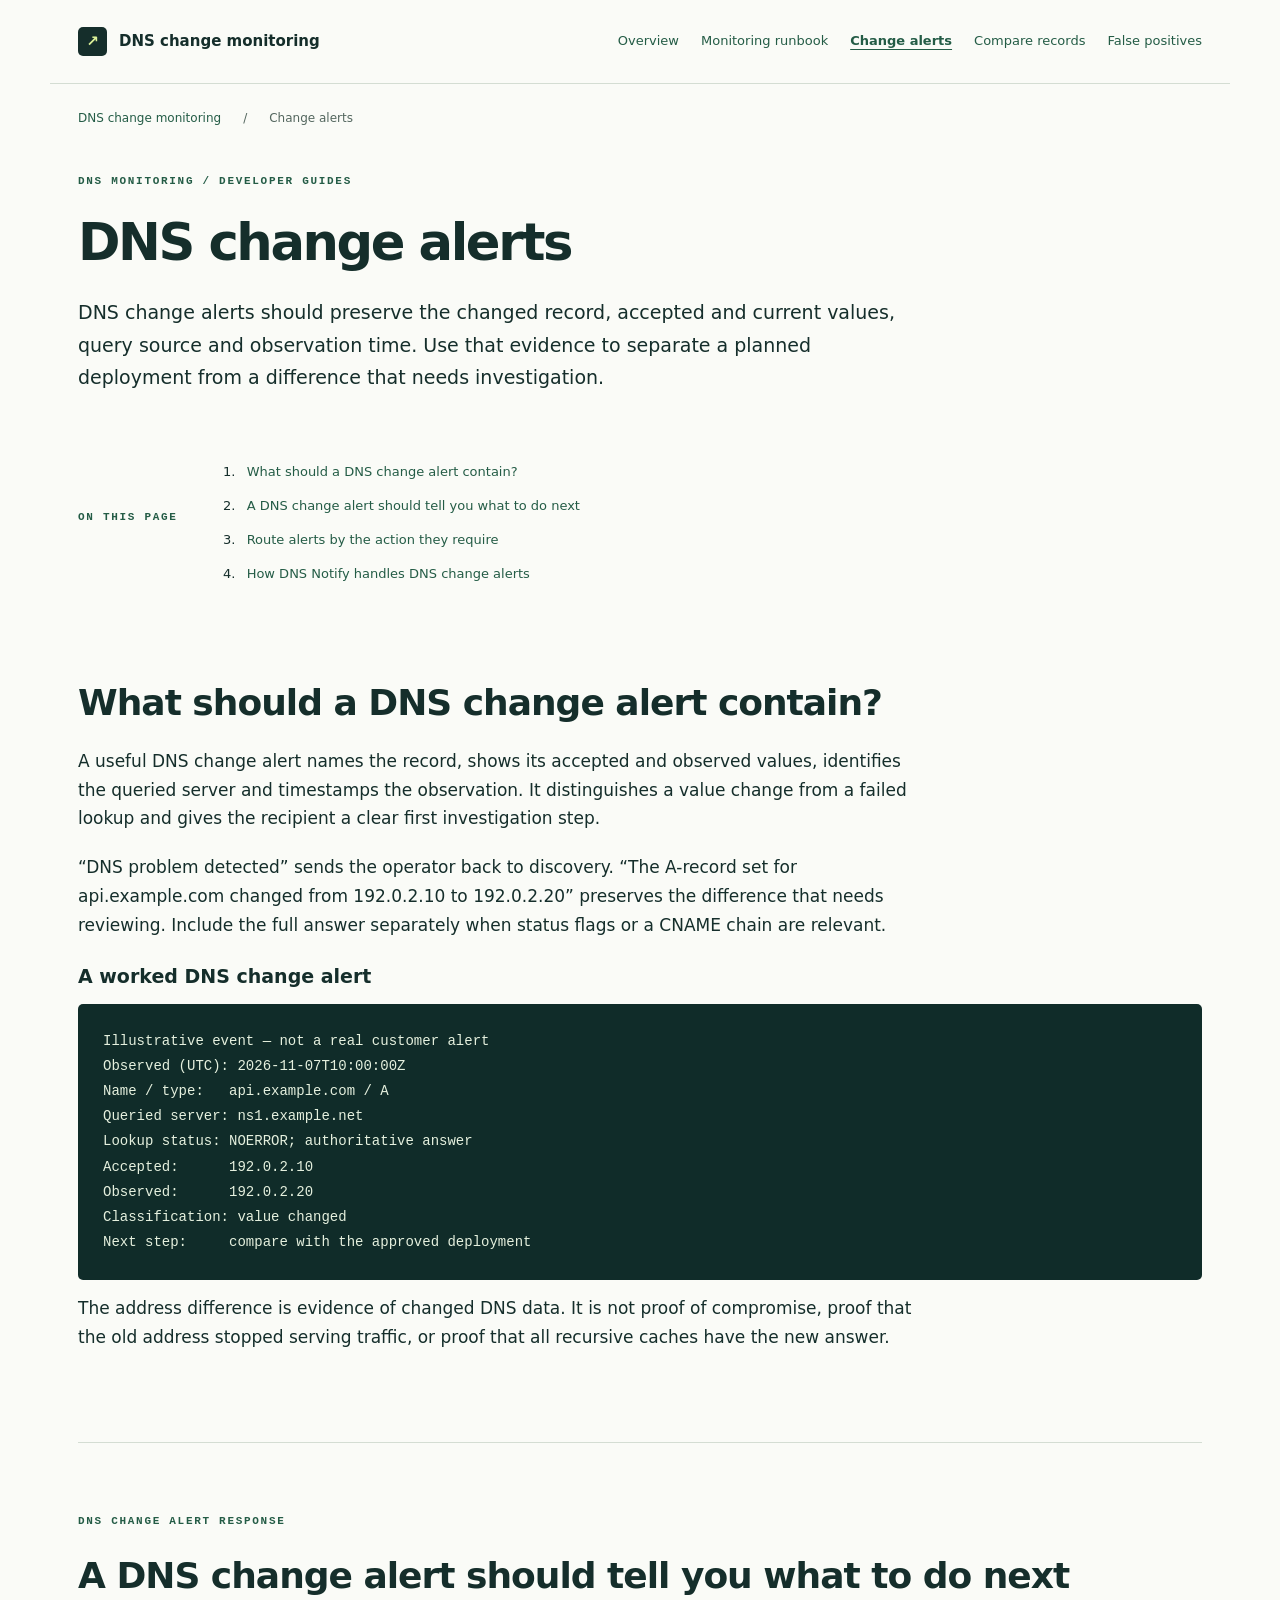
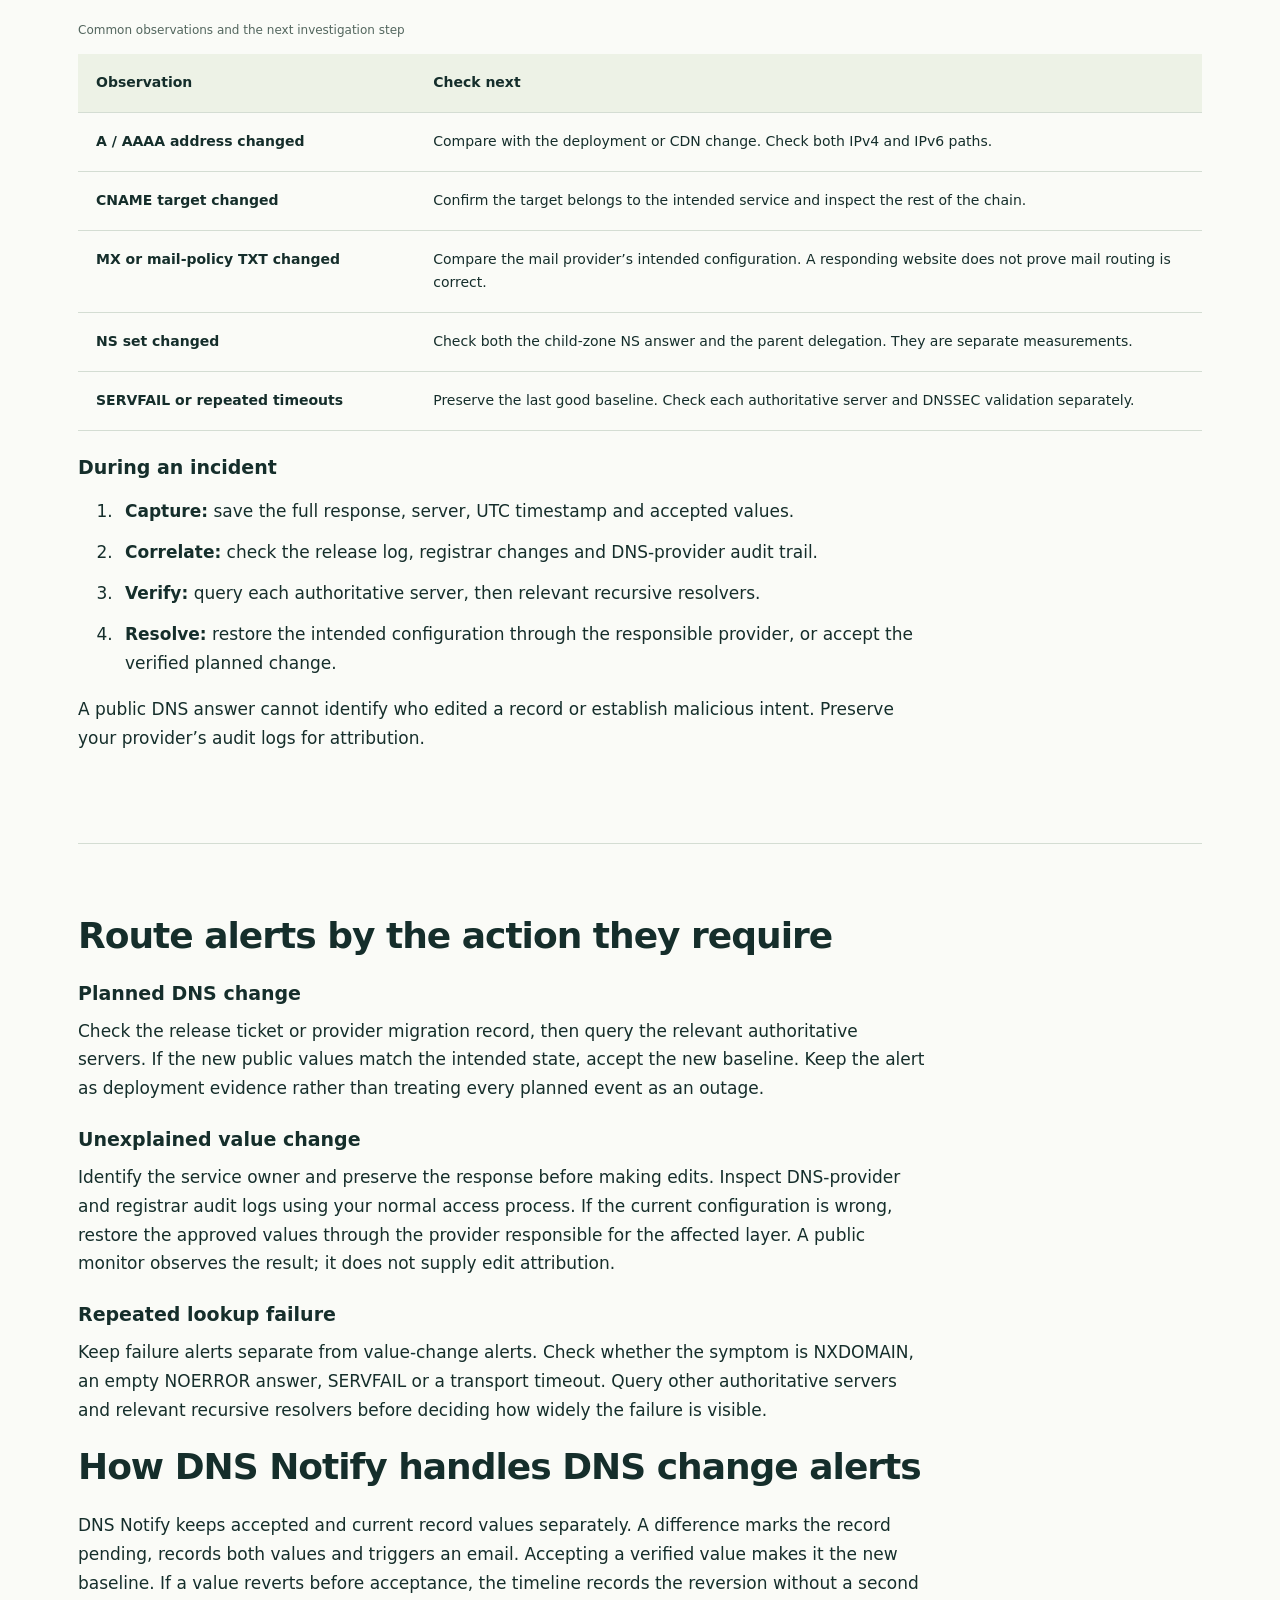
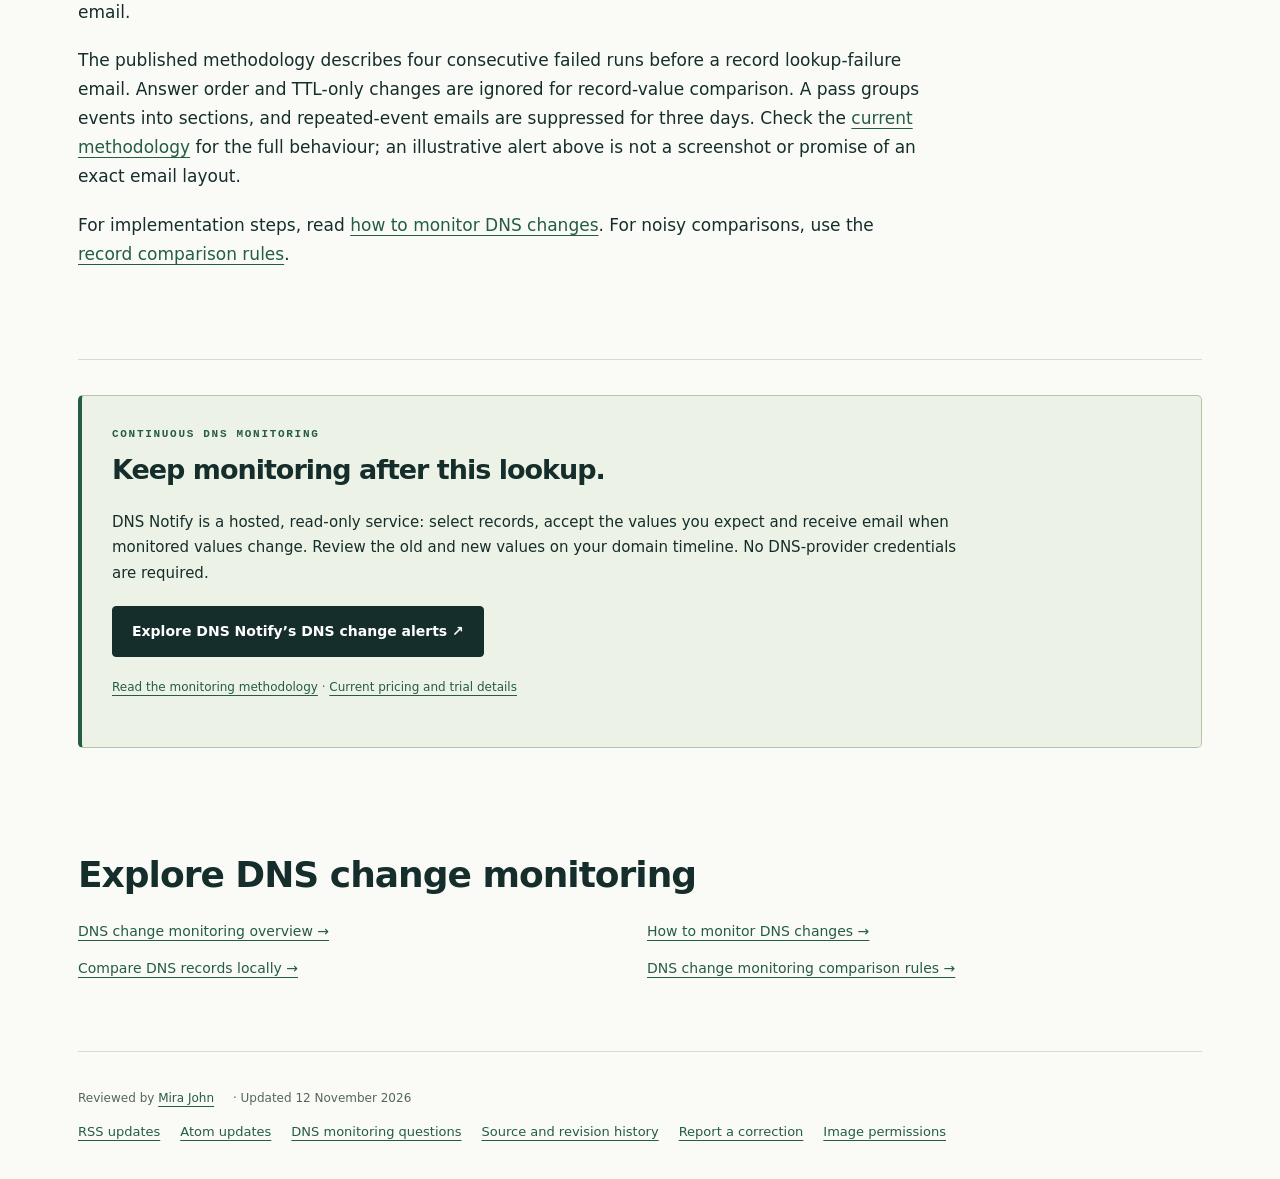
<file: dns-change-alerts/index.html>
<!doctype html><html lang="en-GB"><head><meta charset="utf-8"><meta name="viewport" content="width=device-width,initial-scale=1"><title>DNS Change Alerts: Examples &amp; Incident Runbook | DNS Monitoring</title><meta name="description" content="Design useful DNS change alerts with before-and-after records, source evidence and clear response steps. See alert examples and DNS Notify’s email behaviour."><meta name="author" content="Mira John"><meta name="keywords" content="DNS change alerts, DNS change monitoring, monitor DNS changes"><meta name="application-name" content="DNS Change Monitoring"><meta name="DC.title" content="DNS Change Alerts: Examples &amp; Incident Runbook | DNS Monitoring"><meta name="DC.creator" content="Mira John"><meta name="DC.language" content="en-GB"><meta name="DC.subject" content="DNS change alerts"><meta name="dcterms.modified" content="2026-11-12T16:14:34Z"><link rel="manifest" href="/manifest.webmanifest"><meta name="robots" content="index,follow,max-snippet:-1,max-image-preview:large"><meta name="theme-color" content="#102c29"><meta name="referrer" content="strict-origin-when-cross-origin"><meta name="msvalidate.01" content="BFA7A7D1840203FB4BB47CE6CA549891"><meta http-equiv="Content-Security-Policy" content="default-src 'self'; script-src 'self' 'sha256-zKot0yVhYOFmk7sVIFLxzXmETLIRiNkU6pMFAGtefCo='; style-src 'self' 'sha256-Ql/bPSaLLIifVeYrsrG7TQib4CmCSRuCgCeEuSE2RCY='; img-src 'self'; connect-src 'none'; base-uri 'none'; object-src 'none'; form-action 'none'"><link rel="canonical" href="https://dns-change-monitoring.github.io/dns-change-alerts/"><link rel="author" href="https://dns-change-monitoring.github.io/authors/mira-john/"><link rel="alternate" type="application/rss+xml" title="DNS Change Monitoring — RSS updates" href="https://dns-change-monitoring.github.io/feed.xml"><link rel="alternate" type="application/atom+xml" title="DNS Change Monitoring — Atom updates" href="https://dns-change-monitoring.github.io/atom.xml"><link rel="icon" href="/favicon.svg" type="image/svg+xml" sizes="any"><link rel="stylesheet" href="/style.css"><style>header{flex-wrap:wrap}nav{flex-wrap:wrap;gap:13px 22px}nav a[aria-current="page"]{text-decoration:underline;font-weight:700}.breadcrumb{padding:24px 0 0;font-size:12px;color:var(--muted)}.article-head{max-width:900px;padding:45px 0 35px}.article-head h1{font-size:clamp(35px,4vw,53px)}.article-head .lede{max-width:800px}.conversion{padding:30px;margin:35px 0;border:1px solid #b4c5a8;border-left:4px solid var(--green);border-radius:5px}.conversion h2{font-size:27px}.conversion .eyebrow{margin-bottom:12px}.conversion p{max-width:850px}.guide-card{padding:25px;border:1px solid var(--line);border-radius:5px}.guide-card h3{margin-top:0}.guide-card p{font-size:15px}.guide-cards{display:grid;grid-template-columns:1fr 1fr;gap:22px}.answer{font-size:19px;max-width:850px}.reviewed{font-size:12px;color:var(--muted)}.article-head+.conversion{margin-top:0}.hero .actions{gap:15px}.hero{gap:35px}.fixture-list dt{font-weight:650;margin-top:20px}.fixture-list dd{margin:5px 0 15px}.workbench{margin-top:20px}section{scroll-margin-top:20px}.sources{font-size:14px}.sources li{margin-bottom:8px}@media(max-width:700px){.guide-cards{grid-template-columns:1fr}header{gap:16px}nav{font-size:12px;gap:10px 18px}.conversion{padding:23px}.article-head{padding-top:30px}.hero .button{max-width:100%}}</style><meta property="og:type" content="article"><meta property="og:locale" content="en_GB"><meta property="og:site_name" content="DNS Change Monitoring"><meta property="og:title" content="DNS Change Alerts: Examples &amp; Incident Runbook | DNS Monitoring"><meta property="og:description" content="Design useful DNS change alerts with before-and-after records, source evidence and clear response steps. See alert examples and DNS Notify’s email behaviour."><meta property="og:url" content="https://dns-change-monitoring.github.io/dns-change-alerts/"><meta property="og:image" content="https://dns-change-monitoring.github.io/social-card.png"><meta property="og:image:type" content="image/png"><meta property="og:image:width" content="1200"><meta property="og:image:height" content="630"><meta property="og:image:alt" content="DNS change monitoring. Keep the evidence: baseline, compare, investigate."><meta name="twitter:card" content="summary_large_image"><meta name="twitter:title" content="DNS Change Alerts: Examples &amp; Incident Runbook | DNS Monitoring"><meta name="twitter:description" content="Design useful DNS change alerts with before-and-after records, source evidence and clear response steps. See alert examples and DNS Notify’s email behaviour."><meta name="twitter:image" content="https://dns-change-monitoring.github.io/social-card.png"><meta name="twitter:image:alt" content="DNS change monitoring. Keep the evidence: baseline, compare, investigate."><meta property="article:author" content="https://dns-change-monitoring.github.io/authors/mira-john/"><meta property="article:modified_time" content="2026-11-12T16:14:34Z"><script type="application/ld+json">{"@context":"https://schema.org","@graph":[{"@id":"https://dns-change-monitoring.github.io/authors/mira-john/#person","@type":"Person","name":"Mira John","url":"https://dns-change-monitoring.github.io/authors/mira-john/"},{"@id":"https://dns-change-monitoring.github.io/#logo","@type":"ImageObject","acquireLicensePage":"https://dns-change-monitoring.github.io/image-rights/#permission","contentSize":"1816 bytes","contentUrl":"https://dns-change-monitoring.github.io/favicon.svg","copyrightHolder":{"@id":"https://dns-change-monitoring.github.io/authors/mira-john/#person"},"copyrightNotice":"© Mira John. All rights reserved.","creator":{"@id":"https://dns-change-monitoring.github.io/authors/mira-john/#person","@type":"Person","name":"Mira John","url":"https://dns-change-monitoring.github.io/authors/mira-john/"},"creditText":"Mira John","dateModified":"2026-11-16T09:33:55Z","description":"An upward-right arrow in a dark rounded square.","encodingFormat":"image/svg+xml","height":64,"isAccessibleForFree":true,"isPartOf":{"@id":"https://dns-change-monitoring.github.io/#website"},"license":"https://dns-change-monitoring.github.io/image-rights/","name":"DNS Change Monitoring logo","sha256":"3365c6dd84d2b893b8a0966f61c842cec82788cb200b7be019493376615dbf74","url":"https://dns-change-monitoring.github.io/favicon.svg","width":64},{"@id":"https://dns-change-monitoring.github.io/#preview-image","@type":"ImageObject","acquireLicensePage":"https://dns-change-monitoring.github.io/image-rights/#permission","caption":"DNS change monitoring. Keep the evidence: baseline, compare, investigate.","contentSize":"24639 bytes","contentUrl":"https://dns-change-monitoring.github.io/social-card.png","copyrightHolder":{"@id":"https://dns-change-monitoring.github.io/authors/mira-john/#person"},"copyrightNotice":"© Mira John. All rights reserved.","creator":{"@id":"https://dns-change-monitoring.github.io/authors/mira-john/#person","@type":"Person","name":"Mira John","url":"https://dns-change-monitoring.github.io/authors/mira-john/"},"creditText":"Mira John","dateModified":"2026-11-16T09:33:55Z","encodingFormat":"image/png","height":630,"isAccessibleForFree":true,"isPartOf":{"@id":"https://dns-change-monitoring.github.io/#website"},"license":"https://dns-change-monitoring.github.io/image-rights/","name":"DNS change monitoring field guide preview","sha256":"359b1dc9230054a003f22373e45cfb9ee4f533d6659143d94c78fade8ab6e9e2","url":"https://dns-change-monitoring.github.io/social-card.png","width":1200},{"@id":"https://dns-change-monitoring.github.io/#website","@type":"WebSite","about":[{"@type":"DefinedTerm","name":"DNS change monitoring"},{"@type":"DefinedTerm","name":"monitor DNS changes"},{"@type":"DefinedTerm","name":"DNS change alerts"}],"alternateName":"DNS Monitoring Developer Guides","author":{"@id":"https://dns-change-monitoring.github.io/authors/mira-john/#person"},"image":{"@id":"https://dns-change-monitoring.github.io/#logo"},"inLanguage":"en-GB","isAccessibleForFree":true,"name":"DNS Change Monitoring","url":"https://dns-change-monitoring.github.io/"},{"@id":"https://dns-change-monitoring.github.io/dns-change-alerts/#page","@type":"WebPage","about":{"@type":"DefinedTerm","name":"DNS change alerts"},"description":"Design useful DNS change alerts with before-and-after records, source evidence and clear response steps. See alert examples and DNS Notify’s email behaviour.","inLanguage":"en-GB","isAccessibleForFree":true,"isPartOf":{"@id":"https://dns-change-monitoring.github.io/#website"},"keywords":["DNS change alerts","DNS change monitoring","monitor DNS changes"],"mainEntity":{"@id":"https://dns-change-monitoring.github.io/dns-change-alerts/#article"},"mentions":{"@type":"WebPage","name":"DNS Notify DNS change monitoring","url":"https://dnsnotify.com/dns-change-monitoring/"},"name":"DNS change alerts","primaryImageOfPage":{"@id":"https://dns-change-monitoring.github.io/#preview-image"},"reviewedBy":{"@id":"https://dns-change-monitoring.github.io/authors/mira-john/#person"},"url":"https://dns-change-monitoring.github.io/dns-change-alerts/"},{"@id":"https://dns-change-monitoring.github.io/dns-change-alerts/#article","@type":"TechArticle","about":{"@type":"DefinedTerm","name":"DNS change alerts"},"audience":{"@type":"Audience","audienceType":"Developers and technical operators"},"author":{"@id":"https://dns-change-monitoring.github.io/authors/mira-john/#person"},"citation":["https://dnsnotify.com/methodology/"],"dateModified":"2026-11-12T16:14:34Z","description":"Design useful DNS change alerts with before-and-after records, source evidence and clear response steps. See alert examples and DNS Notify’s email behaviour.","headline":"DNS change alerts","image":{"@id":"https://dns-change-monitoring.github.io/#preview-image"},"inLanguage":"en-GB","isAccessibleForFree":true,"isPartOf":{"@id":"https://dns-change-monitoring.github.io/#website"},"keywords":["DNS change alerts","DNS change monitoring","monitor DNS changes"],"mainEntityOfPage":{"@id":"https://dns-change-monitoring.github.io/dns-change-alerts/#page"},"mentions":{"@type":"WebPage","name":"DNS Notify DNS change monitoring","url":"https://dnsnotify.com/dns-change-monitoring/"},"url":"https://dns-change-monitoring.github.io/dns-change-alerts/","wordCount":796},{"@type":"BreadcrumbList","itemListElement":[{"@type":"ListItem","item":"https://dns-change-monitoring.github.io/","name":"DNS Change Monitoring","position":1},{"@type":"ListItem","item":"https://dns-change-monitoring.github.io/dns-change-alerts/","name":"DNS change alerts","position":2}]},{"@id":"https://dns-change-monitoring.github.io/#navigation","@type":"SiteNavigationElement","hasPart":[{"@id":"https://dns-change-monitoring.github.io/#navigation-1","@type":"SiteNavigationElement","name":"Overview","url":"https://dns-change-monitoring.github.io/"},{"@id":"https://dns-change-monitoring.github.io/#navigation-2","@type":"SiteNavigationElement","name":"Monitoring runbook","url":"https://dns-change-monitoring.github.io/how-to-monitor-dns-changes/"},{"@id":"https://dns-change-monitoring.github.io/#navigation-3","@type":"SiteNavigationElement","name":"Change alerts","url":"https://dns-change-monitoring.github.io/dns-change-alerts/"},{"@id":"https://dns-change-monitoring.github.io/#navigation-4","@type":"SiteNavigationElement","name":"Compare records","url":"https://dns-change-monitoring.github.io/compare-dns-records/"},{"@id":"https://dns-change-monitoring.github.io/#navigation-5","@type":"SiteNavigationElement","name":"False positives","url":"https://dns-change-monitoring.github.io/dns-monitoring-false-positives/"}],"name":"Main navigation"},{"@id":"https://dns-change-monitoring.github.io/dns-change-alerts/#data-table-1","@type":"Table","cssSelector":"[id=\"data-table-1\"]","inLanguage":"en","isPartOf":{"@id":"https://dns-change-monitoring.github.io/dns-change-alerts/#page"},"name":"Common observations and the next investigation step","text":"Common observations and the next investigation step Observation Check next A / AAAA address changed Compare with the deployment or CDN change. Check both IPv4 and IPv6 paths. CNAME target changed Confirm the target belongs to the intended service and inspect the rest of the chain. MX or mail-policy TXT changed Compare the mail provider’s intended configuration. A responding website does not prove mail routing is correct. NS set changed Check both the child-zone NS answer and the parent delegation. They are separate measurements. SERVFAIL or repeated timeouts Preserve the last good baseline. Check each authoritative server and DNSSEC validation separately.","url":"https://dns-change-monitoring.github.io/dns-change-alerts/#data-table-1"},{"@id":"https://dns-change-monitoring.github.io/dns-change-alerts/#alerts","@type":"WebPageElement","cssSelector":"[id=\"alerts\"]","isPartOf":{"@id":"https://dns-change-monitoring.github.io/dns-change-alerts/#page"},"name":"A DNS change alert should tell you what to do next","url":"https://dns-change-monitoring.github.io/dns-change-alerts/#alerts"}]}</script></head><body><a class="skip" href="#main">Skip to content</a><header><a class="brand" href="/" aria-label="DNS change monitoring home" title="DNS change monitoring overview"><span class="mark" aria-hidden="true">↗</span><span>DNS change monitoring</span></a><nav aria-label="Main"><a href="/">Overview</a><a href="/how-to-monitor-dns-changes/">Monitoring runbook</a><a href="/dns-change-alerts/" aria-current="page">Change alerts</a><a href="/compare-dns-records/">Compare records</a><a href="/dns-monitoring-false-positives/">False positives</a></nav></header><main id="main"><nav class="breadcrumb" aria-label="Breadcrumb"><a href="/">DNS change monitoring</a><span aria-hidden="true"> / </span><span>Change alerts</span></nav><div class="article-head"><p class="eyebrow">DNS MONITORING / DEVELOPER GUIDES</p><h1>DNS change alerts</h1><p class="answer">DNS change alerts should preserve the changed record, accepted and current values, query source and observation time. Use that evidence to separate a planned deployment from a difference that needs investigation.</p></div><nav class="article-toc" aria-label="On this page"><p class="eyebrow">ON THIS PAGE</p><ol><li><a href="#what-should-a-dns-change-alert-contain">What should a DNS change alert contain?</a></li><li><a href="#a-dns-change-alert-should-tell-you-what-to-do-next">A DNS change alert should tell you what to do next</a></li><li><a href="#route-alerts-by-the-action-they-require">Route alerts by the action they require</a></li><li><a href="#how-dns-notify-handles-dns-change-alerts">How DNS Notify handles DNS change alerts</a></li></ol></nav><section><h2 id="what-should-a-dns-change-alert-contain">What should a DNS change alert contain?</h2><p>A useful DNS change alert names the record, shows its accepted and observed values, identifies the queried server and timestamps the observation. It distinguishes a value change from a failed lookup and gives the recipient a clear first investigation step.</p><p>“DNS problem detected” sends the operator back to discovery. “The A-record set for api.example.com changed from 192.0.2.10 to 192.0.2.20” preserves the difference that needs reviewing. Include the full answer separately when status flags or a CNAME chain are relevant.</p><h3>A worked DNS change alert</h3><pre><code>Illustrative event — not a real customer alert
Observed (UTC): 2026-11-07T10:00:00Z
Name / type:   api.example.com / A
Queried server: ns1.example.net
Lookup status: NOERROR; authoritative answer
Accepted:      192.0.2.10
Observed:      192.0.2.20
Classification: value changed
Next step:     compare with the approved deployment</code></pre><p>The address difference is evidence of changed DNS data. It is not proof of compromise, proof that the old address stopped serving traffic, or proof that all recursive caches have the new answer.</p></section><section id="alerts"><p class="eyebrow">DNS CHANGE ALERT RESPONSE</p><h2 id="a-dns-change-alert-should-tell-you-what-to-do-next">A DNS change alert should tell you what to do next</h2><div class="table-wrap"><table id="data-table-1"><caption>Common observations and the next investigation step</caption><thead><tr><th scope="col">Observation</th><th scope="col">Check next</th></tr></thead><tbody><tr><th scope="row">A / AAAA address changed</th><td>Compare with the deployment or CDN change. Check both IPv4 and IPv6 paths.</td></tr><tr><th scope="row">CNAME target changed</th><td>Confirm the target belongs to the intended service and inspect the rest of the chain.</td></tr><tr><th scope="row">MX or mail-policy TXT changed</th><td>Compare the mail provider’s intended configuration. A responding website does not prove mail routing is correct.</td></tr><tr><th scope="row">NS set changed</th><td>Check both the child-zone NS answer and the parent delegation. They are separate measurements.</td></tr><tr><th scope="row">SERVFAIL or repeated timeouts</th><td>Preserve the last good baseline. Check each authoritative server and DNSSEC validation separately.</td></tr></tbody></table></div><h3>During an incident</h3><ol><li><strong>Capture:</strong> save the full response, server, UTC timestamp and accepted values.</li><li><strong>Correlate:</strong> check the release log, registrar changes and DNS-provider audit trail.</li><li><strong>Verify:</strong> query each authoritative server, then relevant recursive resolvers.</li><li><strong>Resolve:</strong> restore the intended configuration through the responsible provider, or accept the verified planned change.</li></ol><p>A public DNS answer cannot identify who edited a record or establish malicious intent. Preserve your provider’s audit logs for attribution.</p></section><section><h2 id="route-alerts-by-the-action-they-require">Route alerts by the action they require</h2><h3>Planned DNS change</h3><p>Check the release ticket or provider migration record, then query the relevant authoritative servers. If the new public values match the intended state, accept the new baseline. Keep the alert as deployment evidence rather than treating every planned event as an outage.</p><h3>Unexplained value change</h3><p>Identify the service owner and preserve the response before making edits. Inspect DNS-provider and registrar audit logs using your normal access process. If the current configuration is wrong, restore the approved values through the provider responsible for the affected layer. A public monitor observes the result; it does not supply edit attribution.</p><h3>Repeated lookup failure</h3><p>Keep failure alerts separate from value-change alerts. Check whether the symptom is NXDOMAIN, an empty NOERROR answer, SERVFAIL or a transport timeout. Query other authoritative servers and relevant recursive resolvers before deciding how widely the failure is visible.</p><h2 id="how-dns-notify-handles-dns-change-alerts">How DNS Notify handles DNS change alerts</h2><p>DNS Notify keeps accepted and current record values separately. A difference marks the record pending, records both values and triggers an email. Accepting a verified value makes it the new baseline. If a value reverts before acceptance, the timeline records the reversion without a second email.</p><p>The published methodology describes four consecutive failed runs before a record lookup-failure email. Answer order and TTL-only changes are ignored for record-value comparison. A pass groups events into sections, and repeated-event emails are suppressed for three days. Check the <a href="https://dnsnotify.com/methodology/">current methodology</a> for the full behaviour; an illustrative alert above is not a screenshot or promise of an exact email layout.</p><p>For implementation steps, read <a href="/how-to-monitor-dns-changes/">how to monitor DNS changes</a>. For noisy comparisons, use the <a href="/dns-monitoring-false-positives/">record comparison rules</a>.</p></section><aside class="conversion"><p class="eyebrow">CONTINUOUS DNS MONITORING</p><h2>Keep monitoring after this lookup.</h2><p>DNS Notify is a hosted, read-only service: select records, accept the values you expect and receive email when monitored values change. Review the old and new values on your domain timeline. No DNS-provider credentials are required.</p><p><a class="button" href="https://dnsnotify.com/dns-change-monitoring/?utm_source=github-pages&amp;utm_medium=referral&amp;utm_campaign=dns-change-monitoring">Explore DNS Notify’s DNS change alerts ↗</a></p><p class="small"><a href="https://dnsnotify.com/methodology/">Read the monitoring methodology</a> · <a href="https://dnsnotify.com/?utm_source=github-pages&amp;utm_medium=referral&amp;utm_campaign=dns-change-monitoring#pricing">Current pricing and trial details</a></p></aside><section class="references"><h2>Explore DNS change monitoring</h2><div class="links"><a href="/">DNS change monitoring overview →</a><a href="/how-to-monitor-dns-changes/">How to monitor DNS changes →</a><a href="/compare-dns-records/">Compare DNS records locally →</a><a href="/dns-monitoring-false-positives/">DNS change monitoring comparison rules →</a></div></section></main><footer><p class="publication-byline">Reviewed by <a href="/authors/mira-john/">Mira John</a> · Updated <time datetime="2026-11-12T16:14:34Z">12 November 2026</time></p><div data-nosnippet><nav class="publication-links" aria-label="Resource information"><a href="/feed.xml">RSS updates</a><a href="/atom.xml">Atom updates</a><a href="/#questions">DNS monitoring questions</a><a href="https://github.com/dns-change-monitoring/dns-change-monitoring.github.io">Source and revision history</a><a href="https://github.com/dns-change-monitoring/dns-change-monitoring.github.io/issues">Report a correction</a><a href="/image-rights/">Image permissions</a></nav></div></footer></body></html>
</file>
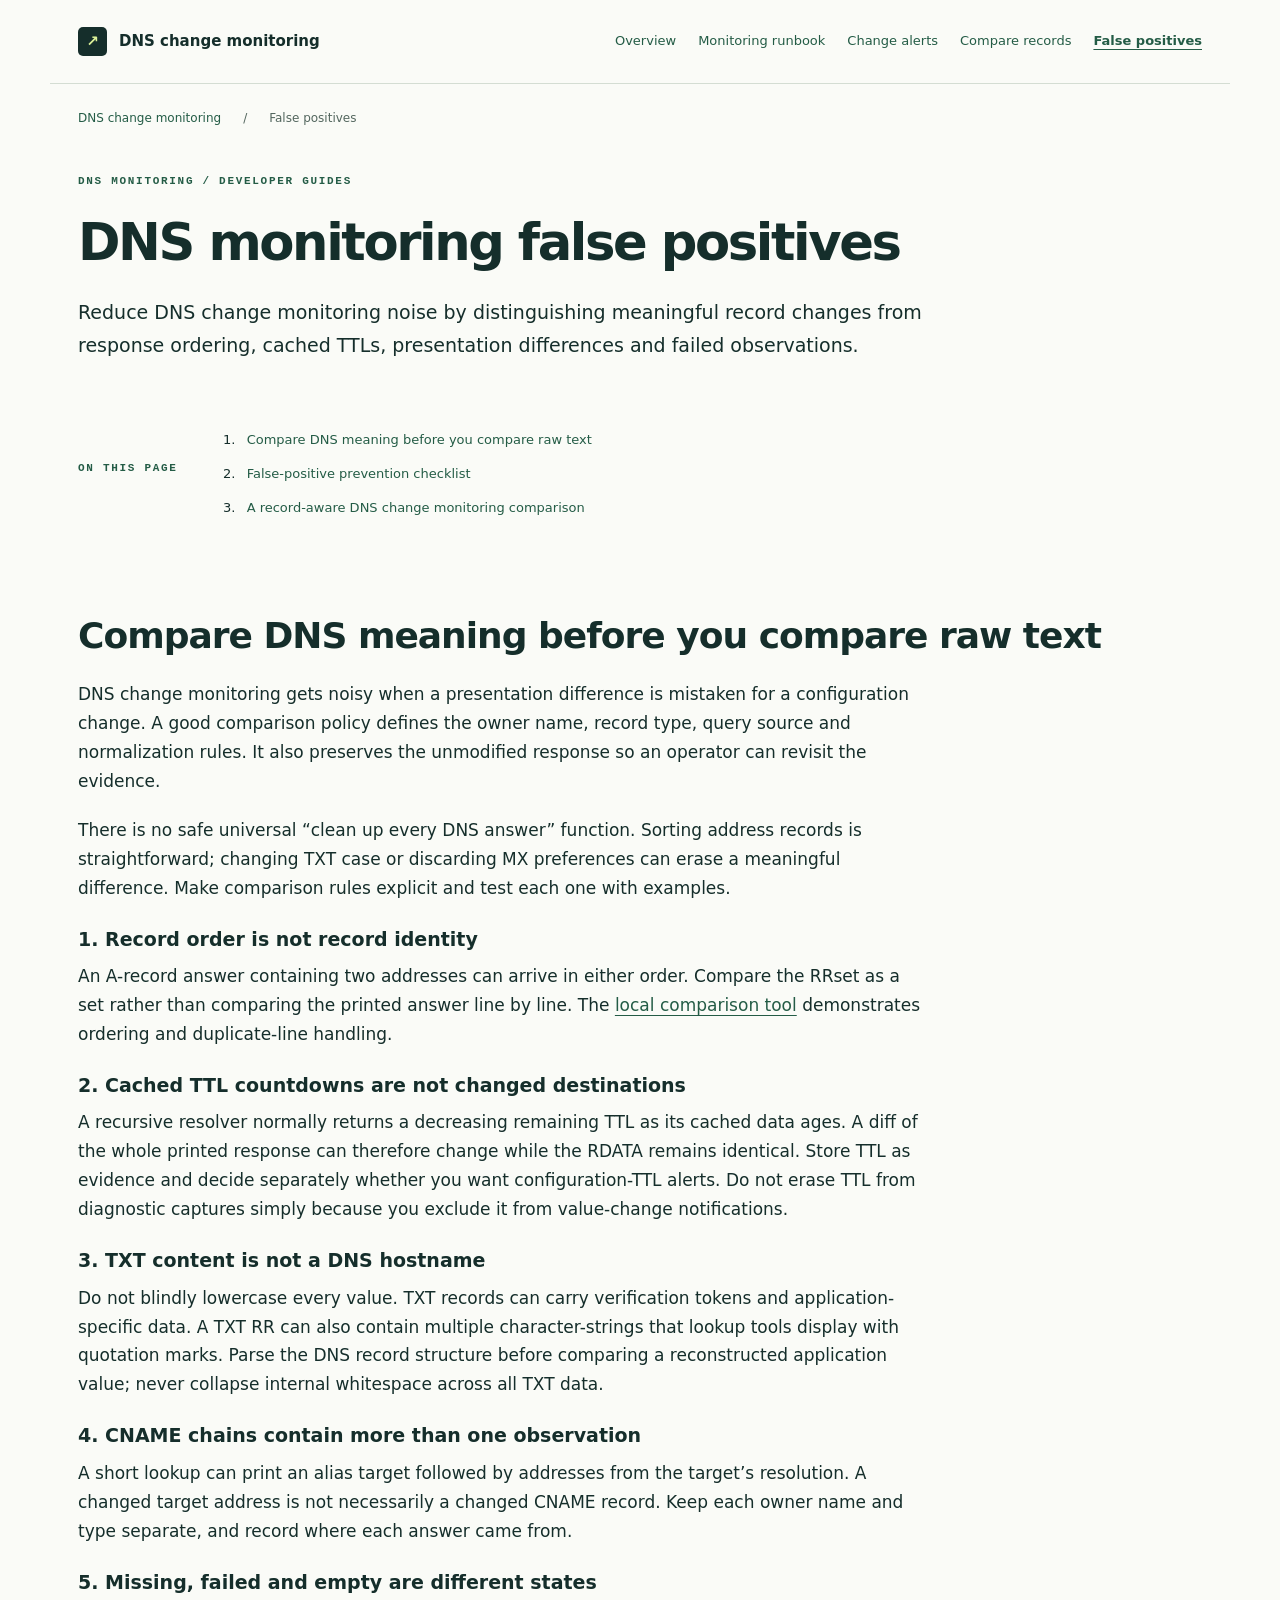
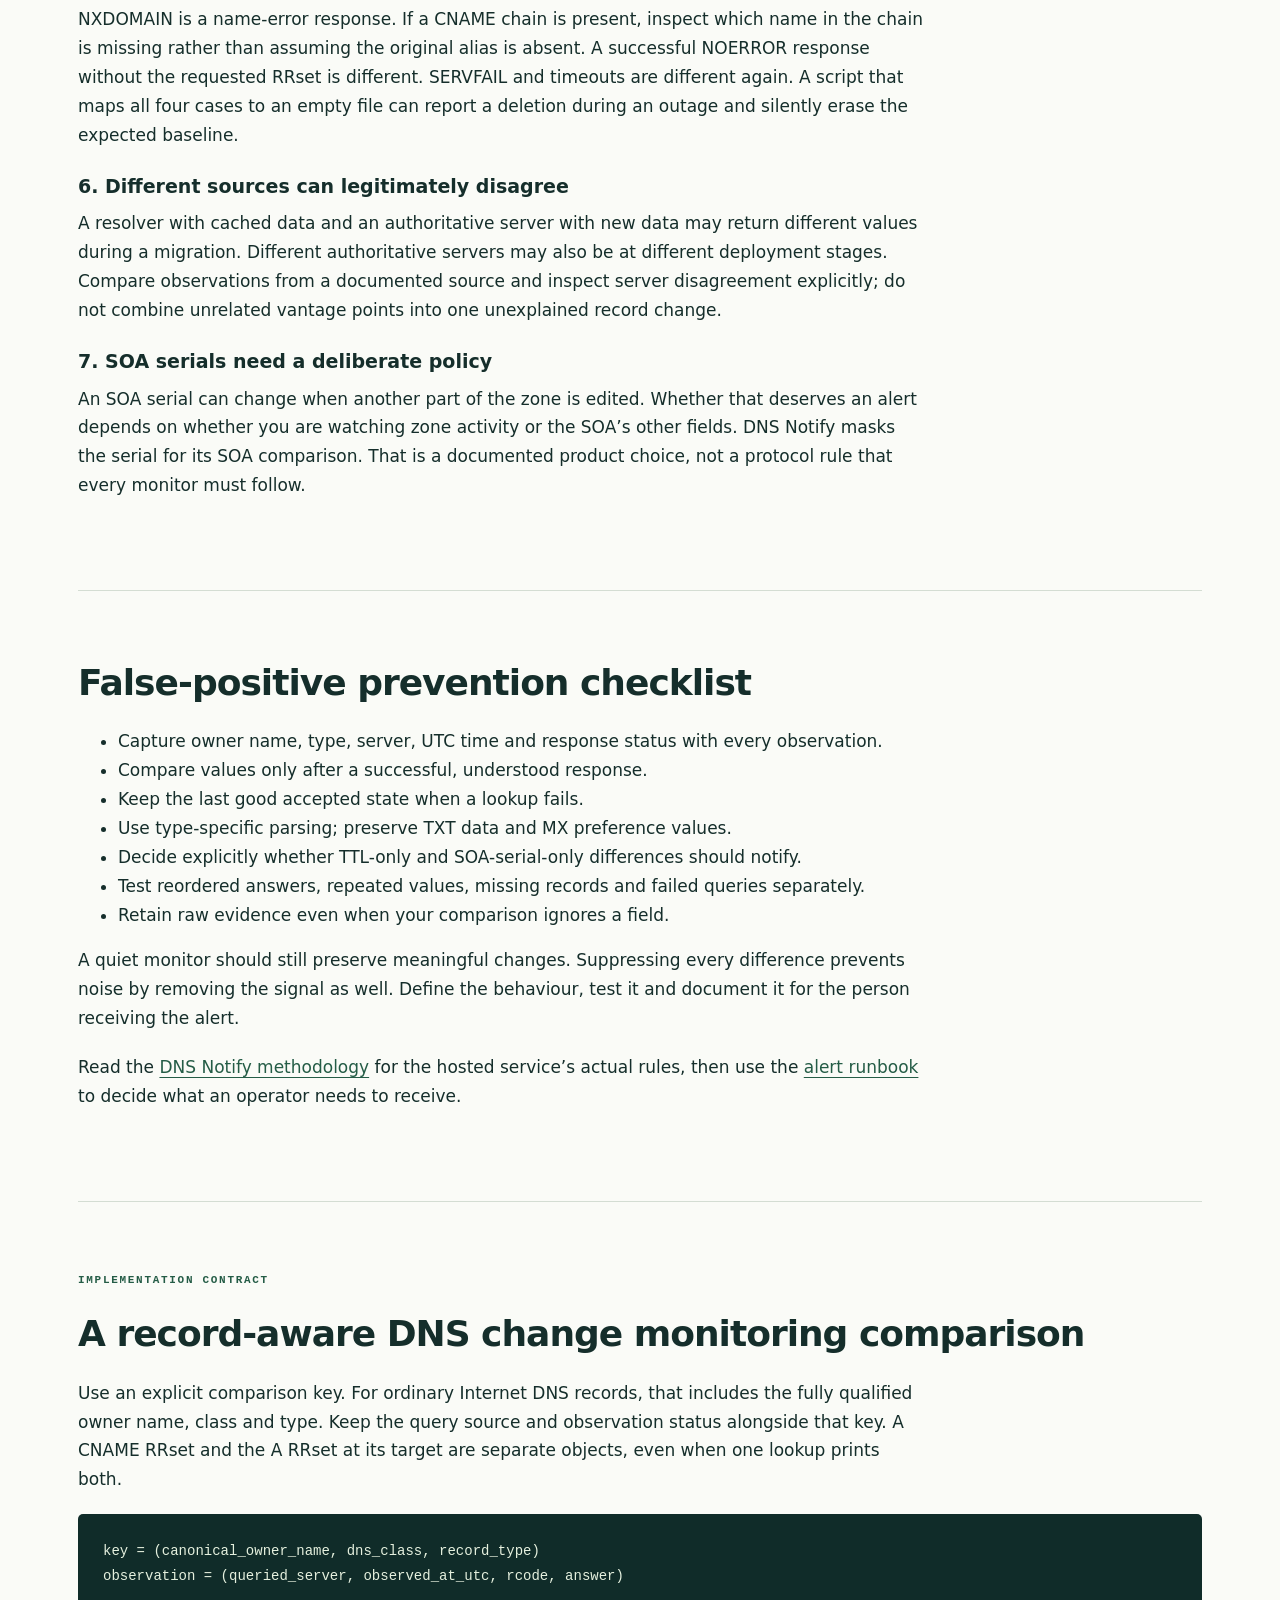
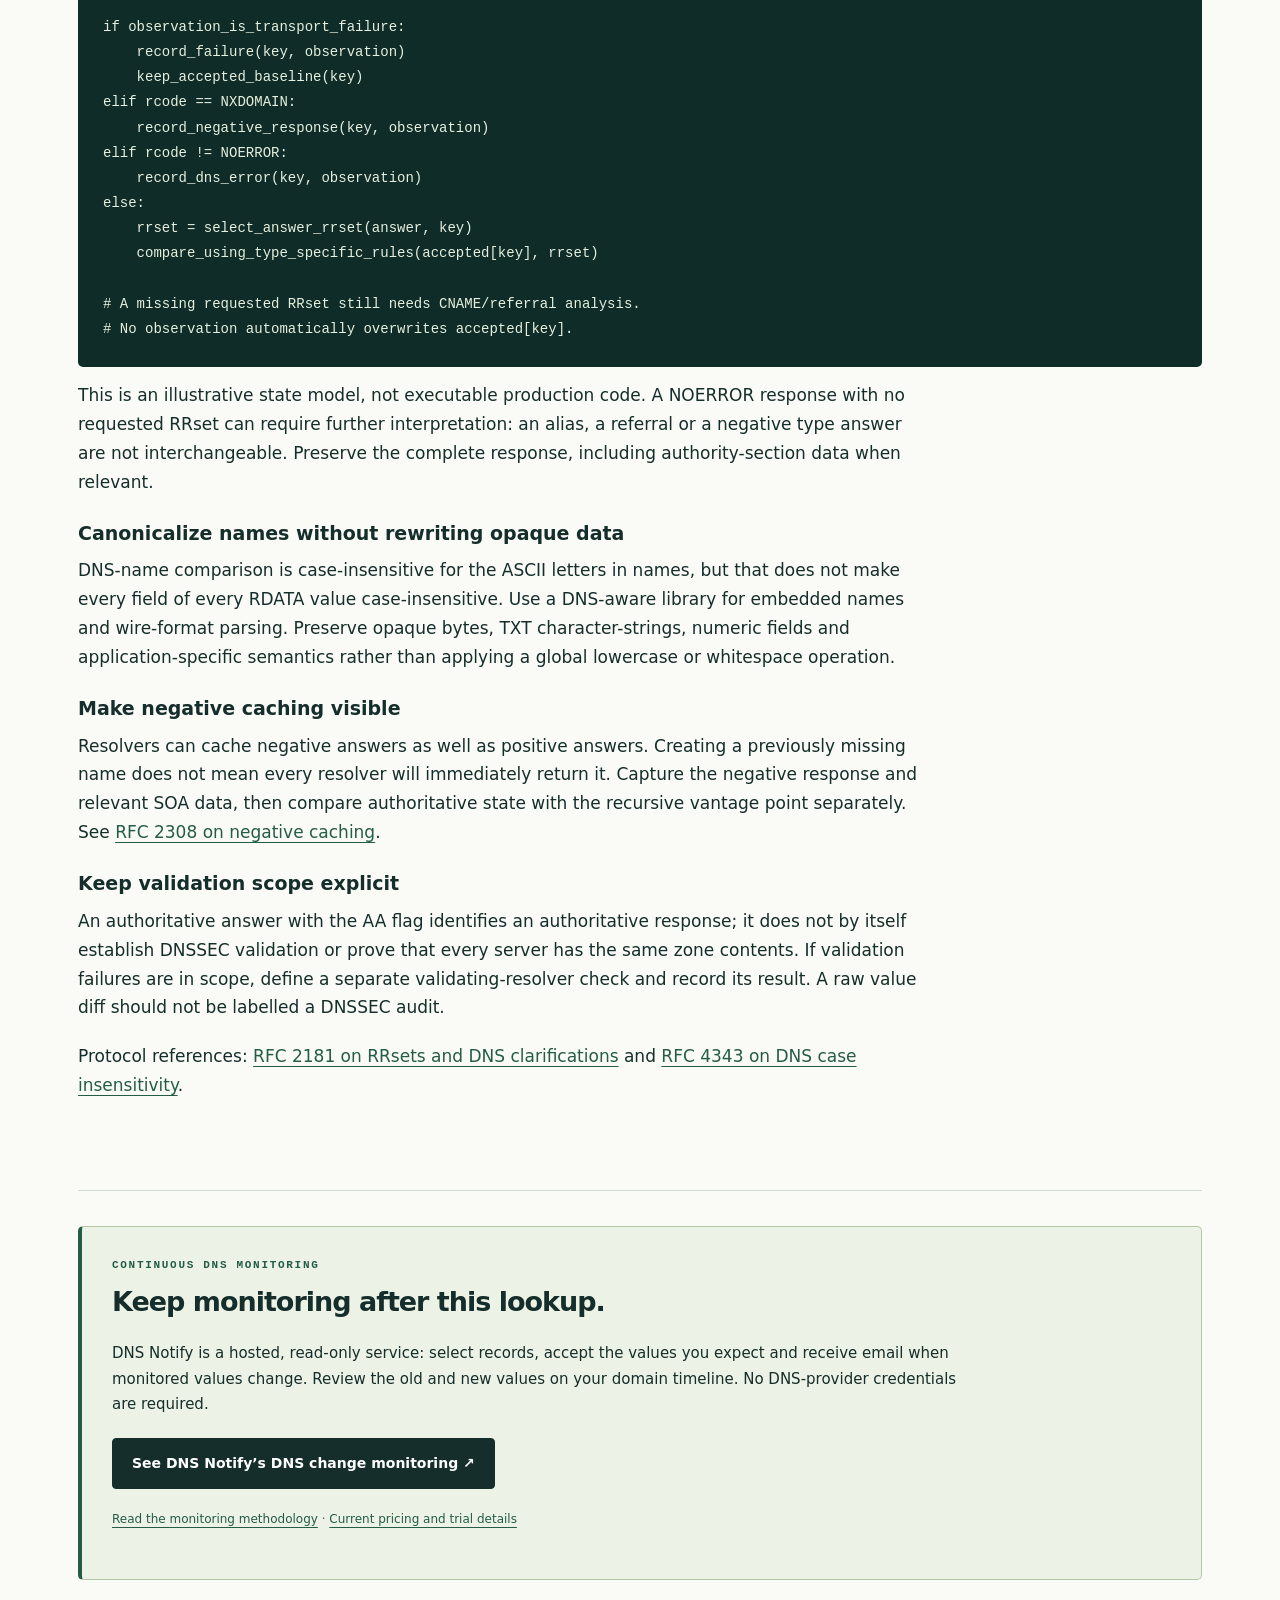
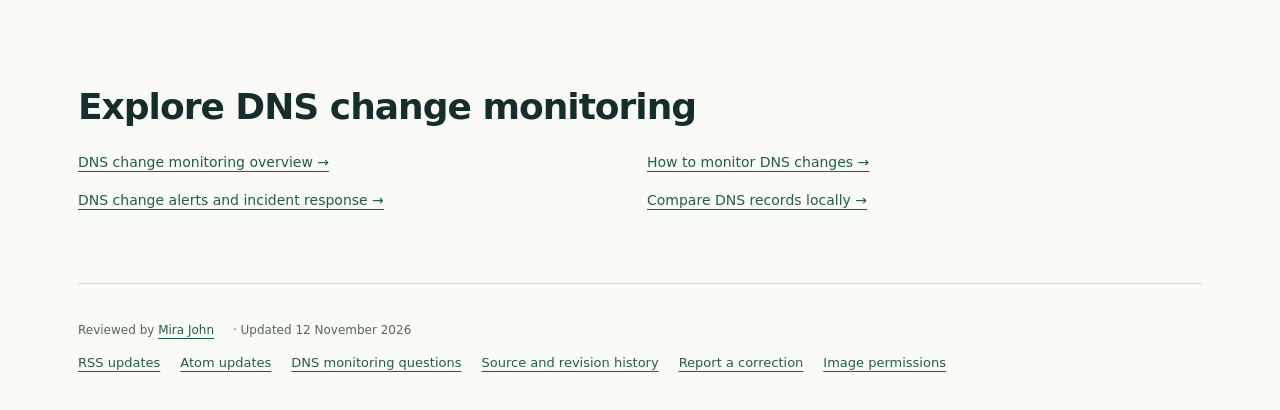
<file: dns-monitoring-false-positives/index.html>
<!doctype html><html lang="en-GB"><head><meta charset="utf-8"><meta name="viewport" content="width=device-width,initial-scale=1"><title>DNS Monitoring False Positives: Comparison Rules | DNS Monitoring</title><meta name="description" content="Reduce DNS change monitoring false positives from record order, TTLs, TXT formatting, CNAME chains and lookup errors. Use a practical comparison checklist."><meta name="author" content="Mira John"><meta name="keywords" content="DNS monitoring false positives, DNS change monitoring, monitor DNS changes, DNS change alerts"><meta name="application-name" content="DNS Change Monitoring"><meta name="DC.title" content="DNS Monitoring False Positives: Comparison Rules | DNS Monitoring"><meta name="DC.creator" content="Mira John"><meta name="DC.language" content="en-GB"><meta name="DC.subject" content="DNS monitoring false positives"><meta name="dcterms.modified" content="2026-11-12T16:14:34Z"><link rel="manifest" href="/manifest.webmanifest"><meta name="robots" content="index,follow,max-snippet:-1,max-image-preview:large"><meta name="theme-color" content="#102c29"><meta name="referrer" content="strict-origin-when-cross-origin"><meta name="msvalidate.01" content="BFA7A7D1840203FB4BB47CE6CA549891"><meta http-equiv="Content-Security-Policy" content="default-src 'self'; script-src 'self' 'sha256-zzVAqqtiwPdL5MNzf2WT6iREULVERK9TZ1ETioGsnao='; style-src 'self' 'sha256-Ql/bPSaLLIifVeYrsrG7TQib4CmCSRuCgCeEuSE2RCY='; img-src 'self'; connect-src 'none'; base-uri 'none'; object-src 'none'; form-action 'none'"><link rel="canonical" href="https://dns-change-monitoring.github.io/dns-monitoring-false-positives/"><link rel="author" href="https://dns-change-monitoring.github.io/authors/mira-john/"><link rel="alternate" type="application/rss+xml" title="DNS Change Monitoring — RSS updates" href="https://dns-change-monitoring.github.io/feed.xml"><link rel="alternate" type="application/atom+xml" title="DNS Change Monitoring — Atom updates" href="https://dns-change-monitoring.github.io/atom.xml"><link rel="icon" href="/favicon.svg" type="image/svg+xml" sizes="any"><link rel="stylesheet" href="/style.css"><style>header{flex-wrap:wrap}nav{flex-wrap:wrap;gap:13px 22px}nav a[aria-current="page"]{text-decoration:underline;font-weight:700}.breadcrumb{padding:24px 0 0;font-size:12px;color:var(--muted)}.article-head{max-width:900px;padding:45px 0 35px}.article-head h1{font-size:clamp(35px,4vw,53px)}.article-head .lede{max-width:800px}.conversion{padding:30px;margin:35px 0;border:1px solid #b4c5a8;border-left:4px solid var(--green);border-radius:5px}.conversion h2{font-size:27px}.conversion .eyebrow{margin-bottom:12px}.conversion p{max-width:850px}.guide-card{padding:25px;border:1px solid var(--line);border-radius:5px}.guide-card h3{margin-top:0}.guide-card p{font-size:15px}.guide-cards{display:grid;grid-template-columns:1fr 1fr;gap:22px}.answer{font-size:19px;max-width:850px}.reviewed{font-size:12px;color:var(--muted)}.article-head+.conversion{margin-top:0}.hero .actions{gap:15px}.hero{gap:35px}.fixture-list dt{font-weight:650;margin-top:20px}.fixture-list dd{margin:5px 0 15px}.workbench{margin-top:20px}section{scroll-margin-top:20px}.sources{font-size:14px}.sources li{margin-bottom:8px}@media(max-width:700px){.guide-cards{grid-template-columns:1fr}header{gap:16px}nav{font-size:12px;gap:10px 18px}.conversion{padding:23px}.article-head{padding-top:30px}.hero .button{max-width:100%}}</style><meta property="og:type" content="article"><meta property="og:locale" content="en_GB"><meta property="og:site_name" content="DNS Change Monitoring"><meta property="og:title" content="DNS Monitoring False Positives: Comparison Rules | DNS Monitoring"><meta property="og:description" content="Reduce DNS change monitoring false positives from record order, TTLs, TXT formatting, CNAME chains and lookup errors. Use a practical comparison checklist."><meta property="og:url" content="https://dns-change-monitoring.github.io/dns-monitoring-false-positives/"><meta property="og:image" content="https://dns-change-monitoring.github.io/social-card.png"><meta property="og:image:type" content="image/png"><meta property="og:image:width" content="1200"><meta property="og:image:height" content="630"><meta property="og:image:alt" content="DNS change monitoring. Keep the evidence: baseline, compare, investigate."><meta name="twitter:card" content="summary_large_image"><meta name="twitter:title" content="DNS Monitoring False Positives: Comparison Rules | DNS Monitoring"><meta name="twitter:description" content="Reduce DNS change monitoring false positives from record order, TTLs, TXT formatting, CNAME chains and lookup errors. Use a practical comparison checklist."><meta name="twitter:image" content="https://dns-change-monitoring.github.io/social-card.png"><meta name="twitter:image:alt" content="DNS change monitoring. Keep the evidence: baseline, compare, investigate."><meta property="article:author" content="https://dns-change-monitoring.github.io/authors/mira-john/"><meta property="article:modified_time" content="2026-11-12T16:14:34Z"><script type="application/ld+json">{"@context":"https://schema.org","@graph":[{"@id":"https://dns-change-monitoring.github.io/authors/mira-john/#person","@type":"Person","name":"Mira John","url":"https://dns-change-monitoring.github.io/authors/mira-john/"},{"@id":"https://dns-change-monitoring.github.io/#logo","@type":"ImageObject","acquireLicensePage":"https://dns-change-monitoring.github.io/image-rights/#permission","contentSize":"1816 bytes","contentUrl":"https://dns-change-monitoring.github.io/favicon.svg","copyrightHolder":{"@id":"https://dns-change-monitoring.github.io/authors/mira-john/#person"},"copyrightNotice":"© Mira John. All rights reserved.","creator":{"@id":"https://dns-change-monitoring.github.io/authors/mira-john/#person","@type":"Person","name":"Mira John","url":"https://dns-change-monitoring.github.io/authors/mira-john/"},"creditText":"Mira John","dateModified":"2026-11-16T09:33:55Z","description":"An upward-right arrow in a dark rounded square.","encodingFormat":"image/svg+xml","height":64,"isAccessibleForFree":true,"isPartOf":{"@id":"https://dns-change-monitoring.github.io/#website"},"license":"https://dns-change-monitoring.github.io/image-rights/","name":"DNS Change Monitoring logo","sha256":"3365c6dd84d2b893b8a0966f61c842cec82788cb200b7be019493376615dbf74","url":"https://dns-change-monitoring.github.io/favicon.svg","width":64},{"@id":"https://dns-change-monitoring.github.io/#preview-image","@type":"ImageObject","acquireLicensePage":"https://dns-change-monitoring.github.io/image-rights/#permission","caption":"DNS change monitoring. Keep the evidence: baseline, compare, investigate.","contentSize":"24639 bytes","contentUrl":"https://dns-change-monitoring.github.io/social-card.png","copyrightHolder":{"@id":"https://dns-change-monitoring.github.io/authors/mira-john/#person"},"copyrightNotice":"© Mira John. All rights reserved.","creator":{"@id":"https://dns-change-monitoring.github.io/authors/mira-john/#person","@type":"Person","name":"Mira John","url":"https://dns-change-monitoring.github.io/authors/mira-john/"},"creditText":"Mira John","dateModified":"2026-11-16T09:33:55Z","encodingFormat":"image/png","height":630,"isAccessibleForFree":true,"isPartOf":{"@id":"https://dns-change-monitoring.github.io/#website"},"license":"https://dns-change-monitoring.github.io/image-rights/","name":"DNS change monitoring field guide preview","sha256":"359b1dc9230054a003f22373e45cfb9ee4f533d6659143d94c78fade8ab6e9e2","url":"https://dns-change-monitoring.github.io/social-card.png","width":1200},{"@id":"https://dns-change-monitoring.github.io/#website","@type":"WebSite","about":[{"@type":"DefinedTerm","name":"DNS change monitoring"},{"@type":"DefinedTerm","name":"monitor DNS changes"},{"@type":"DefinedTerm","name":"DNS change alerts"}],"alternateName":"DNS Monitoring Developer Guides","author":{"@id":"https://dns-change-monitoring.github.io/authors/mira-john/#person"},"image":{"@id":"https://dns-change-monitoring.github.io/#logo"},"inLanguage":"en-GB","isAccessibleForFree":true,"name":"DNS Change Monitoring","url":"https://dns-change-monitoring.github.io/"},{"@id":"https://dns-change-monitoring.github.io/dns-monitoring-false-positives/#page","@type":"WebPage","about":{"@type":"DefinedTerm","name":"DNS monitoring false positives"},"description":"Reduce DNS change monitoring false positives from record order, TTLs, TXT formatting, CNAME chains and lookup errors. Use a practical comparison checklist.","inLanguage":"en-GB","isAccessibleForFree":true,"isPartOf":{"@id":"https://dns-change-monitoring.github.io/#website"},"keywords":["DNS monitoring false positives","DNS change monitoring","monitor DNS changes","DNS change alerts"],"mainEntity":{"@id":"https://dns-change-monitoring.github.io/dns-monitoring-false-positives/#article"},"mentions":{"@type":"WebPage","name":"DNS Notify DNS change monitoring","url":"https://dnsnotify.com/dns-change-monitoring/"},"name":"DNS monitoring false positives","primaryImageOfPage":{"@id":"https://dns-change-monitoring.github.io/#preview-image"},"reviewedBy":{"@id":"https://dns-change-monitoring.github.io/authors/mira-john/#person"},"url":"https://dns-change-monitoring.github.io/dns-monitoring-false-positives/"},{"@id":"https://dns-change-monitoring.github.io/dns-monitoring-false-positives/#article","@type":"TechArticle","about":{"@type":"DefinedTerm","name":"DNS monitoring false positives"},"audience":{"@type":"Audience","audienceType":"Developers and technical operators"},"author":{"@id":"https://dns-change-monitoring.github.io/authors/mira-john/#person"},"citation":["https://dnsnotify.com/methodology/","https://www.rfc-editor.org/rfc/rfc2308.html","https://www.rfc-editor.org/rfc/rfc2181.html","https://www.rfc-editor.org/rfc/rfc4343.html"],"dateModified":"2026-11-12T16:14:34Z","description":"Reduce DNS change monitoring false positives from record order, TTLs, TXT formatting, CNAME chains and lookup errors. Use a practical comparison checklist.","headline":"DNS monitoring false positives","image":{"@id":"https://dns-change-monitoring.github.io/#preview-image"},"inLanguage":"en-GB","isAccessibleForFree":true,"isPartOf":{"@id":"https://dns-change-monitoring.github.io/#website"},"keywords":["DNS monitoring false positives","DNS change monitoring","monitor DNS changes","DNS change alerts"],"mainEntityOfPage":{"@id":"https://dns-change-monitoring.github.io/dns-monitoring-false-positives/#page"},"mentions":{"@type":"WebPage","name":"DNS Notify DNS change monitoring","url":"https://dnsnotify.com/dns-change-monitoring/"},"url":"https://dns-change-monitoring.github.io/dns-monitoring-false-positives/","wordCount":1103},{"@type":"BreadcrumbList","itemListElement":[{"@type":"ListItem","item":"https://dns-change-monitoring.github.io/","name":"DNS Change Monitoring","position":1},{"@type":"ListItem","item":"https://dns-change-monitoring.github.io/dns-monitoring-false-positives/","name":"DNS monitoring false positives","position":2}]},{"@id":"https://dns-change-monitoring.github.io/#navigation","@type":"SiteNavigationElement","hasPart":[{"@id":"https://dns-change-monitoring.github.io/#navigation-1","@type":"SiteNavigationElement","name":"Overview","url":"https://dns-change-monitoring.github.io/"},{"@id":"https://dns-change-monitoring.github.io/#navigation-2","@type":"SiteNavigationElement","name":"Monitoring runbook","url":"https://dns-change-monitoring.github.io/how-to-monitor-dns-changes/"},{"@id":"https://dns-change-monitoring.github.io/#navigation-3","@type":"SiteNavigationElement","name":"Change alerts","url":"https://dns-change-monitoring.github.io/dns-change-alerts/"},{"@id":"https://dns-change-monitoring.github.io/#navigation-4","@type":"SiteNavigationElement","name":"Compare records","url":"https://dns-change-monitoring.github.io/compare-dns-records/"},{"@id":"https://dns-change-monitoring.github.io/#navigation-5","@type":"SiteNavigationElement","name":"False positives","url":"https://dns-change-monitoring.github.io/dns-monitoring-false-positives/"}],"name":"Main navigation"}]}</script></head><body><a class="skip" href="#main">Skip to content</a><header><a class="brand" href="/" aria-label="DNS change monitoring home" title="DNS change monitoring overview"><span class="mark" aria-hidden="true">↗</span><span>DNS change monitoring</span></a><nav aria-label="Main"><a href="/">Overview</a><a href="/how-to-monitor-dns-changes/">Monitoring runbook</a><a href="/dns-change-alerts/">Change alerts</a><a href="/compare-dns-records/">Compare records</a><a href="/dns-monitoring-false-positives/" aria-current="page">False positives</a></nav></header><main id="main"><nav class="breadcrumb" aria-label="Breadcrumb"><a href="/">DNS change monitoring</a><span aria-hidden="true"> / </span><span>False positives</span></nav><div class="article-head"><p class="eyebrow">DNS MONITORING / DEVELOPER GUIDES</p><h1>DNS monitoring false positives</h1><p class="answer">Reduce DNS change monitoring noise by distinguishing meaningful record changes from response ordering, cached TTLs, presentation differences and failed observations.</p></div><nav class="article-toc" aria-label="On this page"><p class="eyebrow">ON THIS PAGE</p><ol><li><a href="#compare-dns-meaning-before-you-compare-raw-text">Compare DNS meaning before you compare raw text</a></li><li><a href="#false-positive-prevention-checklist">False-positive prevention checklist</a></li><li><a href="#a-record-aware-dns-change-monitoring-comparison">A record-aware DNS change monitoring comparison</a></li></ol></nav><section><h2 id="compare-dns-meaning-before-you-compare-raw-text">Compare DNS meaning before you compare raw text</h2><p>DNS change monitoring gets noisy when a presentation difference is mistaken for a configuration change. A good comparison policy defines the owner name, record type, query source and normalization rules. It also preserves the unmodified response so an operator can revisit the evidence.</p><p>There is no safe universal “clean up every DNS answer” function. Sorting address records is straightforward; changing TXT case or discarding MX preferences can erase a meaningful difference. Make comparison rules explicit and test each one with examples.</p><h3>1. Record order is not record identity</h3><p>An A-record answer containing two addresses can arrive in either order. Compare the RRset as a set rather than comparing the printed answer line by line. The <a href="/compare-dns-records/">local comparison tool</a> demonstrates ordering and duplicate-line handling.</p><h3>2. Cached TTL countdowns are not changed destinations</h3><p>A recursive resolver normally returns a decreasing remaining TTL as its cached data ages. A diff of the whole printed response can therefore change while the RDATA remains identical. Store TTL as evidence and decide separately whether you want configuration-TTL alerts. Do not erase TTL from diagnostic captures simply because you exclude it from value-change notifications.</p><h3>3. TXT content is not a DNS hostname</h3><p>Do not blindly lowercase every value. TXT records can carry verification tokens and application-specific data. A TXT RR can also contain multiple character-strings that lookup tools display with quotation marks. Parse the DNS record structure before comparing a reconstructed application value; never collapse internal whitespace across all TXT data.</p><h3>4. CNAME chains contain more than one observation</h3><p>A short lookup can print an alias target followed by addresses from the target’s resolution. A changed target address is not necessarily a changed CNAME record. Keep each owner name and type separate, and record where each answer came from.</p><h3>5. Missing, failed and empty are different states</h3><p>NXDOMAIN is a name-error response. If a CNAME chain is present, inspect which name in the chain is missing rather than assuming the original alias is absent. A successful NOERROR response without the requested RRset is different. SERVFAIL and timeouts are different again. A script that maps all four cases to an empty file can report a deletion during an outage and silently erase the expected baseline.</p><h3>6. Different sources can legitimately disagree</h3><p>A resolver with cached data and an authoritative server with new data may return different values during a migration. Different authoritative servers may also be at different deployment stages. Compare observations from a documented source and inspect server disagreement explicitly; do not combine unrelated vantage points into one unexplained record change.</p><h3>7. SOA serials need a deliberate policy</h3><p>An SOA serial can change when another part of the zone is edited. Whether that deserves an alert depends on whether you are watching zone activity or the SOA’s other fields. DNS Notify masks the serial for its SOA comparison. That is a documented product choice, not a protocol rule that every monitor must follow.</p></section>
<section><h2 id="false-positive-prevention-checklist">False-positive prevention checklist</h2><ul><li>Capture owner name, type, server, UTC time and response status with every observation.</li><li>Compare values only after a successful, understood response.</li><li>Keep the last good accepted state when a lookup fails.</li><li>Use type-specific parsing; preserve TXT data and MX preference values.</li><li>Decide explicitly whether TTL-only and SOA-serial-only differences should notify.</li><li>Test reordered answers, repeated values, missing records and failed queries separately.</li><li>Retain raw evidence even when your comparison ignores a field.</li></ul><p>A quiet monitor should still preserve meaningful changes. Suppressing every difference prevents noise by removing the signal as well. Define the behaviour, test it and document it for the person receiving the alert.</p><p>Read the <a href="https://dnsnotify.com/methodology/">DNS Notify methodology</a> for the hosted service’s actual rules, then use the <a href="/dns-change-alerts/">alert runbook</a> to decide what an operator needs to receive.</p></section><section><p class="eyebrow">IMPLEMENTATION CONTRACT</p><h2 id="a-record-aware-dns-change-monitoring-comparison">A record-aware DNS change monitoring comparison</h2><p>Use an explicit comparison key. For ordinary Internet DNS records, that includes the fully qualified owner name, class and type. Keep the query source and observation status alongside that key. A CNAME RRset and the A RRset at its target are separate objects, even when one lookup prints both.</p><pre><code>key = (canonical_owner_name, dns_class, record_type)
observation = (queried_server, observed_at_utc, rcode, answer)

if observation_is_transport_failure:
    record_failure(key, observation)
    keep_accepted_baseline(key)
elif rcode == NXDOMAIN:
    record_negative_response(key, observation)
elif rcode != NOERROR:
    record_dns_error(key, observation)
else:
    rrset = select_answer_rrset(answer, key)
    compare_using_type_specific_rules(accepted[key], rrset)

# A missing requested RRset still needs CNAME/referral analysis.
# No observation automatically overwrites accepted[key].</code></pre><p>This is an illustrative state model, not executable production code. A NOERROR response with no requested RRset can require further interpretation: an alias, a referral or a negative type answer are not interchangeable. Preserve the complete response, including authority-section data when relevant.</p><h3>Canonicalize names without rewriting opaque data</h3><p>DNS-name comparison is case-insensitive for the ASCII letters in names, but that does not make every field of every RDATA value case-insensitive. Use a DNS-aware library for embedded names and wire-format parsing. Preserve opaque bytes, TXT character-strings, numeric fields and application-specific semantics rather than applying a global lowercase or whitespace operation.</p><h3>Make negative caching visible</h3><p>Resolvers can cache negative answers as well as positive answers. Creating a previously missing name does not mean every resolver will immediately return it. Capture the negative response and relevant SOA data, then compare authoritative state with the recursive vantage point separately. See <a href="https://www.rfc-editor.org/rfc/rfc2308.html">RFC 2308 on negative caching</a>.</p><h3>Keep validation scope explicit</h3><p>An authoritative answer with the AA flag identifies an authoritative response; it does not by itself establish DNSSEC validation or prove that every server has the same zone contents. If validation failures are in scope, define a separate validating-resolver check and record its result. A raw value diff should not be labelled a DNSSEC audit.</p><p>Protocol references: <a href="https://www.rfc-editor.org/rfc/rfc2181.html">RFC 2181 on RRsets and DNS clarifications</a> and <a href="https://www.rfc-editor.org/rfc/rfc4343.html">RFC 4343 on DNS case insensitivity</a>.</p></section>
<aside class="conversion"><p class="eyebrow">CONTINUOUS DNS MONITORING</p><h2>Keep monitoring after this lookup.</h2><p>DNS Notify is a hosted, read-only service: select records, accept the values you expect and receive email when monitored values change. Review the old and new values on your domain timeline. No DNS-provider credentials are required.</p><p><a class="button" href="https://dnsnotify.com/dns-change-monitoring/?utm_source=github-pages&amp;utm_medium=referral&amp;utm_campaign=dns-change-monitoring">See DNS Notify’s DNS change monitoring ↗</a></p><p class="small"><a href="https://dnsnotify.com/methodology/">Read the monitoring methodology</a> · <a href="https://dnsnotify.com/?utm_source=github-pages&amp;utm_medium=referral&amp;utm_campaign=dns-change-monitoring#pricing">Current pricing and trial details</a></p></aside><section class="references"><h2>Explore DNS change monitoring</h2><div class="links"><a href="/">DNS change monitoring overview →</a><a href="/how-to-monitor-dns-changes/">How to monitor DNS changes →</a><a href="/dns-change-alerts/">DNS change alerts and incident response →</a><a href="/compare-dns-records/">Compare DNS records locally →</a></div></section></main><footer><p class="publication-byline">Reviewed by <a href="/authors/mira-john/">Mira John</a> · Updated <time datetime="2026-11-12T16:14:34Z">12 November 2026</time></p><div data-nosnippet><nav class="publication-links" aria-label="Resource information"><a href="/feed.xml">RSS updates</a><a href="/atom.xml">Atom updates</a><a href="/#questions">DNS monitoring questions</a><a href="https://github.com/dns-change-monitoring/dns-change-monitoring.github.io">Source and revision history</a><a href="https://github.com/dns-change-monitoring/dns-change-monitoring.github.io/issues">Report a correction</a><a href="/image-rights/">Image permissions</a></nav></div></footer></body></html>
</file>
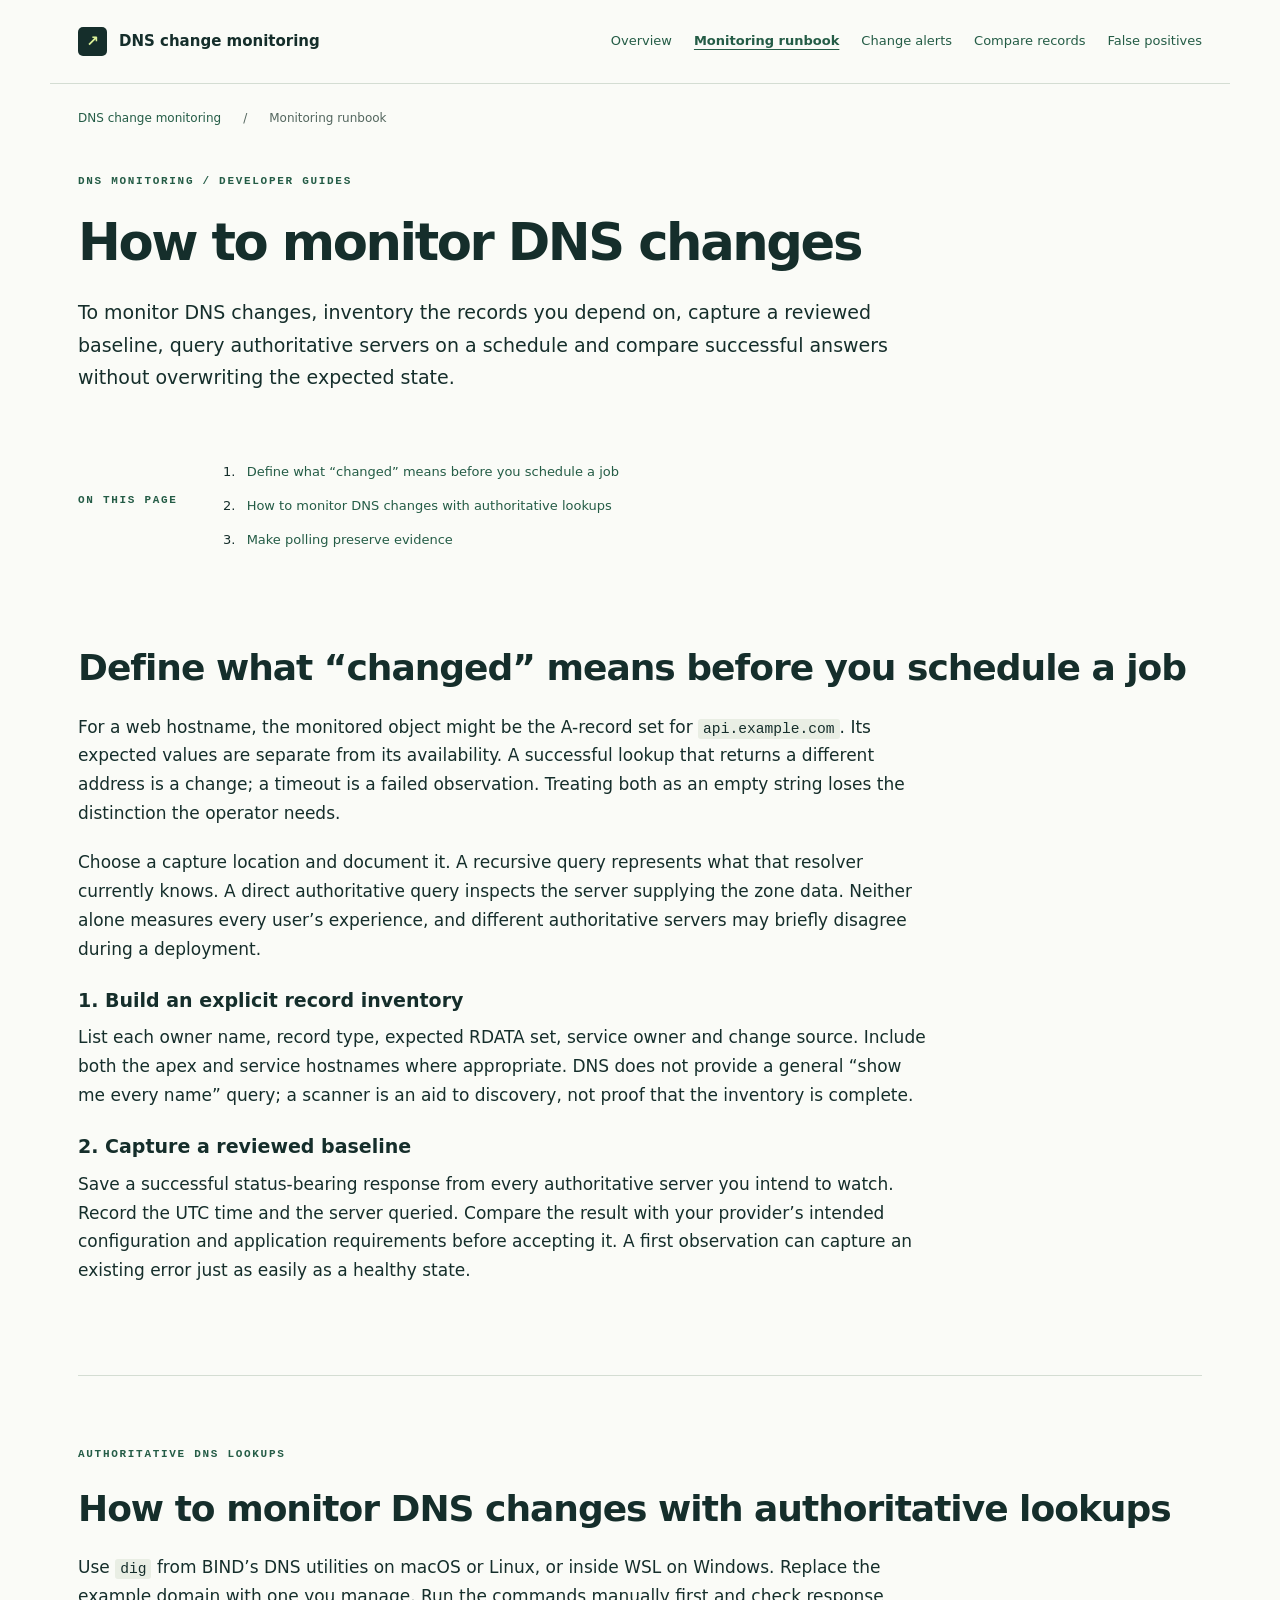
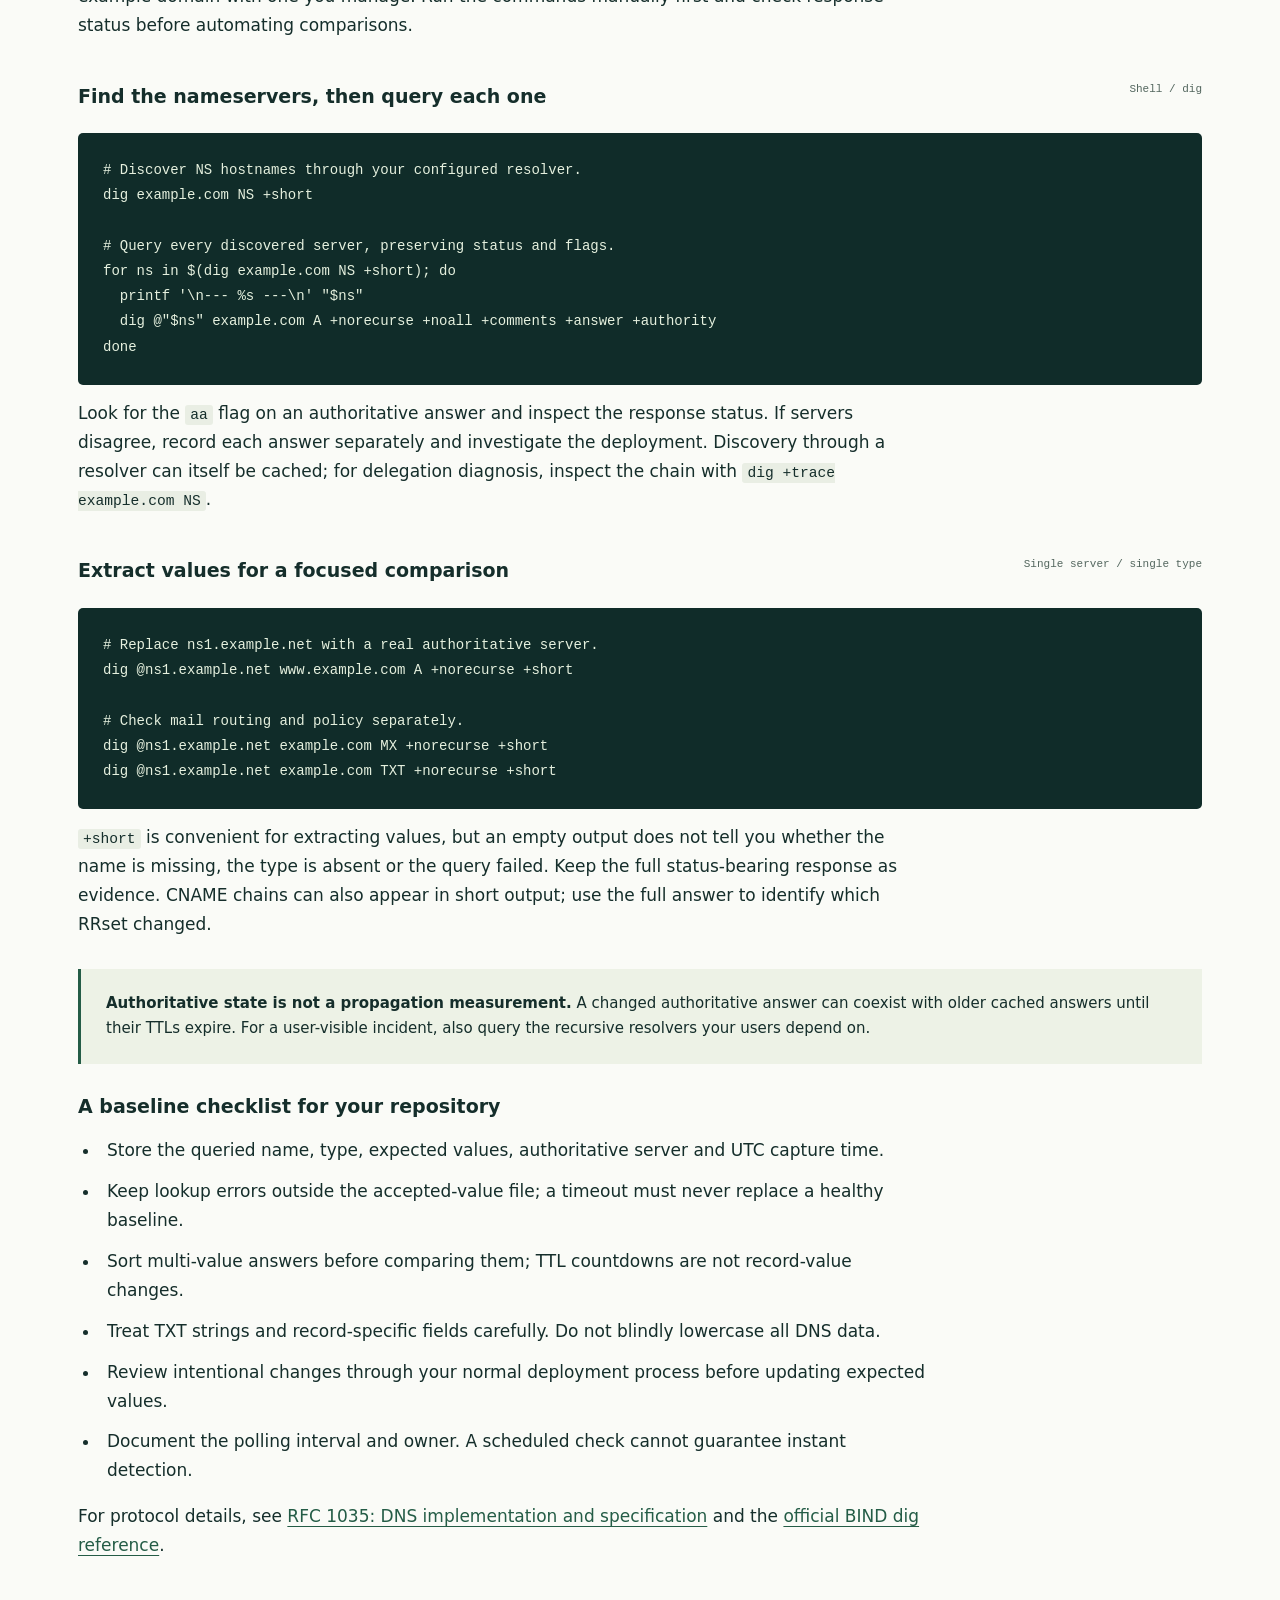
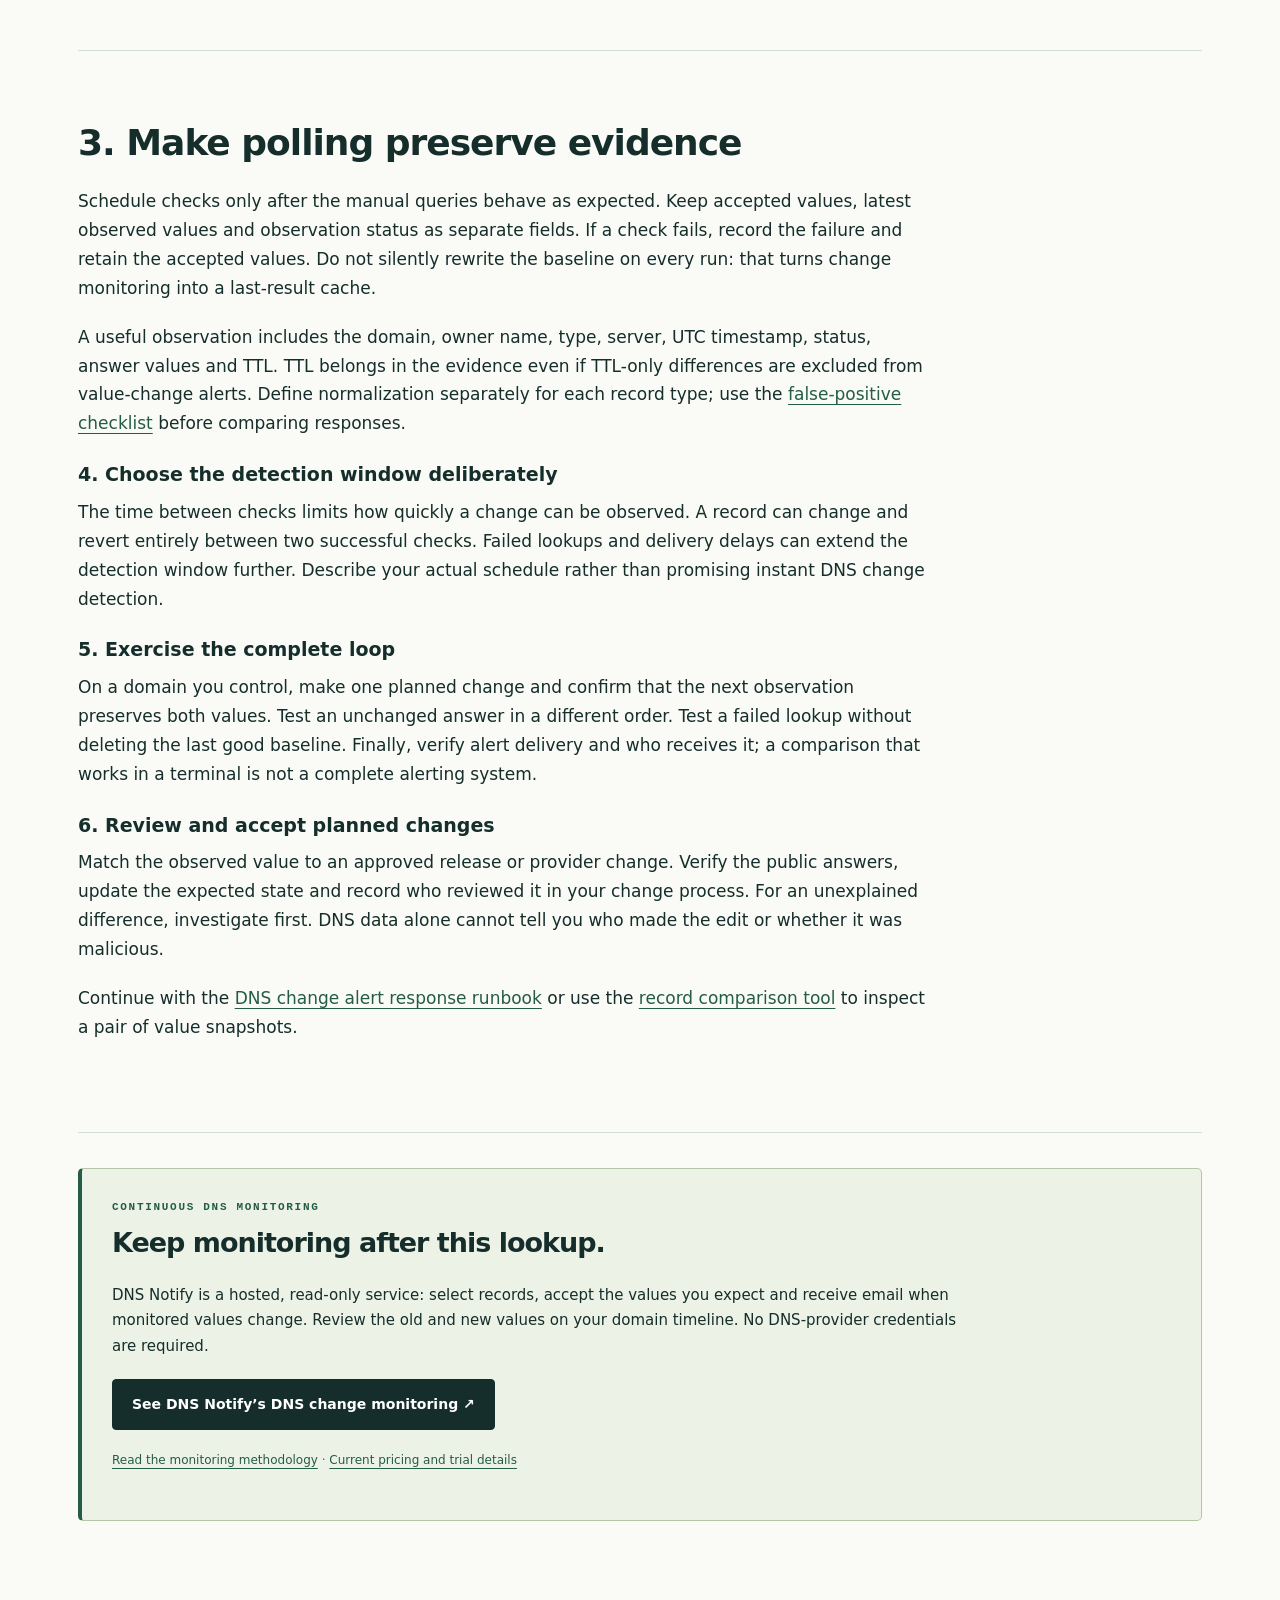
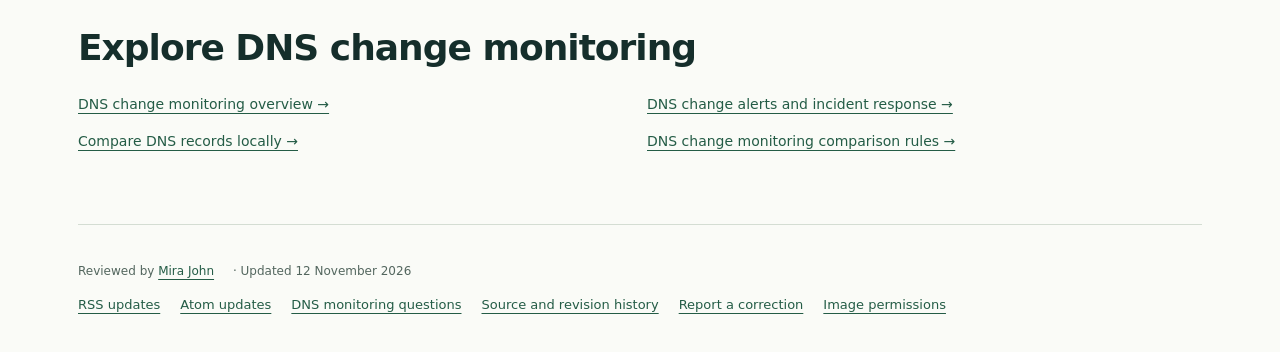
<file: how-to-monitor-dns-changes/index.html>
<!doctype html><html lang="en-GB"><head><meta charset="utf-8"><meta name="viewport" content="width=device-width,initial-scale=1"><title>How to Monitor DNS Changes: Developer Runbook | DNS Monitoring</title><meta name="description" content="Learn how to monitor DNS changes: inventory records, query authoritative nameservers, preserve lookup status and review a baseline before scheduling checks."><meta name="author" content="Mira John"><meta name="keywords" content="How to monitor DNS changes, DNS change monitoring, monitor DNS changes, DNS change alerts"><meta name="application-name" content="DNS Change Monitoring"><meta name="DC.title" content="How to Monitor DNS Changes: Developer Runbook | DNS Monitoring"><meta name="DC.creator" content="Mira John"><meta name="DC.language" content="en-GB"><meta name="DC.subject" content="How to monitor DNS changes"><meta name="dcterms.modified" content="2026-11-12T16:14:34Z"><link rel="manifest" href="/manifest.webmanifest"><meta name="robots" content="index,follow,max-snippet:-1,max-image-preview:large"><meta name="theme-color" content="#102c29"><meta name="referrer" content="strict-origin-when-cross-origin"><meta name="msvalidate.01" content="BFA7A7D1840203FB4BB47CE6CA549891"><meta http-equiv="Content-Security-Policy" content="default-src 'self'; script-src 'self' 'sha256-5wj8UwLWG/KLW+7ukSa2aUh5Ip1xvB/9/dkZMaq880A='; style-src 'self' 'sha256-Ql/bPSaLLIifVeYrsrG7TQib4CmCSRuCgCeEuSE2RCY='; img-src 'self'; connect-src 'none'; base-uri 'none'; object-src 'none'; form-action 'none'"><link rel="canonical" href="https://dns-change-monitoring.github.io/how-to-monitor-dns-changes/"><link rel="author" href="https://dns-change-monitoring.github.io/authors/mira-john/"><link rel="alternate" type="application/rss+xml" title="DNS Change Monitoring — RSS updates" href="https://dns-change-monitoring.github.io/feed.xml"><link rel="alternate" type="application/atom+xml" title="DNS Change Monitoring — Atom updates" href="https://dns-change-monitoring.github.io/atom.xml"><link rel="icon" href="/favicon.svg" type="image/svg+xml" sizes="any"><link rel="stylesheet" href="/style.css"><style>header{flex-wrap:wrap}nav{flex-wrap:wrap;gap:13px 22px}nav a[aria-current="page"]{text-decoration:underline;font-weight:700}.breadcrumb{padding:24px 0 0;font-size:12px;color:var(--muted)}.article-head{max-width:900px;padding:45px 0 35px}.article-head h1{font-size:clamp(35px,4vw,53px)}.article-head .lede{max-width:800px}.conversion{padding:30px;margin:35px 0;border:1px solid #b4c5a8;border-left:4px solid var(--green);border-radius:5px}.conversion h2{font-size:27px}.conversion .eyebrow{margin-bottom:12px}.conversion p{max-width:850px}.guide-card{padding:25px;border:1px solid var(--line);border-radius:5px}.guide-card h3{margin-top:0}.guide-card p{font-size:15px}.guide-cards{display:grid;grid-template-columns:1fr 1fr;gap:22px}.answer{font-size:19px;max-width:850px}.reviewed{font-size:12px;color:var(--muted)}.article-head+.conversion{margin-top:0}.hero .actions{gap:15px}.hero{gap:35px}.fixture-list dt{font-weight:650;margin-top:20px}.fixture-list dd{margin:5px 0 15px}.workbench{margin-top:20px}section{scroll-margin-top:20px}.sources{font-size:14px}.sources li{margin-bottom:8px}@media(max-width:700px){.guide-cards{grid-template-columns:1fr}header{gap:16px}nav{font-size:12px;gap:10px 18px}.conversion{padding:23px}.article-head{padding-top:30px}.hero .button{max-width:100%}}</style><meta property="og:type" content="article"><meta property="og:locale" content="en_GB"><meta property="og:site_name" content="DNS Change Monitoring"><meta property="og:title" content="How to Monitor DNS Changes: Developer Runbook | DNS Monitoring"><meta property="og:description" content="Learn how to monitor DNS changes: inventory records, query authoritative nameservers, preserve lookup status and review a baseline before scheduling checks."><meta property="og:url" content="https://dns-change-monitoring.github.io/how-to-monitor-dns-changes/"><meta property="og:image" content="https://dns-change-monitoring.github.io/social-card.png"><meta property="og:image:type" content="image/png"><meta property="og:image:width" content="1200"><meta property="og:image:height" content="630"><meta property="og:image:alt" content="DNS change monitoring. Keep the evidence: baseline, compare, investigate."><meta name="twitter:card" content="summary_large_image"><meta name="twitter:title" content="How to Monitor DNS Changes: Developer Runbook | DNS Monitoring"><meta name="twitter:description" content="Learn how to monitor DNS changes: inventory records, query authoritative nameservers, preserve lookup status and review a baseline before scheduling checks."><meta name="twitter:image" content="https://dns-change-monitoring.github.io/social-card.png"><meta name="twitter:image:alt" content="DNS change monitoring. Keep the evidence: baseline, compare, investigate."><meta property="article:author" content="https://dns-change-monitoring.github.io/authors/mira-john/"><meta property="article:modified_time" content="2026-11-12T16:14:34Z"><script type="application/ld+json">{"@context":"https://schema.org","@graph":[{"@id":"https://dns-change-monitoring.github.io/authors/mira-john/#person","@type":"Person","name":"Mira John","url":"https://dns-change-monitoring.github.io/authors/mira-john/"},{"@id":"https://dns-change-monitoring.github.io/#logo","@type":"ImageObject","acquireLicensePage":"https://dns-change-monitoring.github.io/image-rights/#permission","contentSize":"1816 bytes","contentUrl":"https://dns-change-monitoring.github.io/favicon.svg","copyrightHolder":{"@id":"https://dns-change-monitoring.github.io/authors/mira-john/#person"},"copyrightNotice":"© Mira John. All rights reserved.","creator":{"@id":"https://dns-change-monitoring.github.io/authors/mira-john/#person","@type":"Person","name":"Mira John","url":"https://dns-change-monitoring.github.io/authors/mira-john/"},"creditText":"Mira John","dateModified":"2026-11-16T09:33:55Z","description":"An upward-right arrow in a dark rounded square.","encodingFormat":"image/svg+xml","height":64,"isAccessibleForFree":true,"isPartOf":{"@id":"https://dns-change-monitoring.github.io/#website"},"license":"https://dns-change-monitoring.github.io/image-rights/","name":"DNS Change Monitoring logo","sha256":"3365c6dd84d2b893b8a0966f61c842cec82788cb200b7be019493376615dbf74","url":"https://dns-change-monitoring.github.io/favicon.svg","width":64},{"@id":"https://dns-change-monitoring.github.io/#preview-image","@type":"ImageObject","acquireLicensePage":"https://dns-change-monitoring.github.io/image-rights/#permission","caption":"DNS change monitoring. Keep the evidence: baseline, compare, investigate.","contentSize":"24639 bytes","contentUrl":"https://dns-change-monitoring.github.io/social-card.png","copyrightHolder":{"@id":"https://dns-change-monitoring.github.io/authors/mira-john/#person"},"copyrightNotice":"© Mira John. All rights reserved.","creator":{"@id":"https://dns-change-monitoring.github.io/authors/mira-john/#person","@type":"Person","name":"Mira John","url":"https://dns-change-monitoring.github.io/authors/mira-john/"},"creditText":"Mira John","dateModified":"2026-11-16T09:33:55Z","encodingFormat":"image/png","height":630,"isAccessibleForFree":true,"isPartOf":{"@id":"https://dns-change-monitoring.github.io/#website"},"license":"https://dns-change-monitoring.github.io/image-rights/","name":"DNS change monitoring field guide preview","sha256":"359b1dc9230054a003f22373e45cfb9ee4f533d6659143d94c78fade8ab6e9e2","url":"https://dns-change-monitoring.github.io/social-card.png","width":1200},{"@id":"https://dns-change-monitoring.github.io/#website","@type":"WebSite","about":[{"@type":"DefinedTerm","name":"DNS change monitoring"},{"@type":"DefinedTerm","name":"monitor DNS changes"},{"@type":"DefinedTerm","name":"DNS change alerts"}],"alternateName":"DNS Monitoring Developer Guides","author":{"@id":"https://dns-change-monitoring.github.io/authors/mira-john/#person"},"image":{"@id":"https://dns-change-monitoring.github.io/#logo"},"inLanguage":"en-GB","isAccessibleForFree":true,"name":"DNS Change Monitoring","url":"https://dns-change-monitoring.github.io/"},{"@id":"https://dns-change-monitoring.github.io/how-to-monitor-dns-changes/#page","@type":"WebPage","about":{"@type":"DefinedTerm","name":"How to monitor DNS changes"},"description":"Learn how to monitor DNS changes: inventory records, query authoritative nameservers, preserve lookup status and review a baseline before scheduling checks.","inLanguage":"en-GB","isAccessibleForFree":true,"isPartOf":{"@id":"https://dns-change-monitoring.github.io/#website"},"keywords":["How to monitor DNS changes","DNS change monitoring","monitor DNS changes","DNS change alerts"],"mainEntity":{"@id":"https://dns-change-monitoring.github.io/how-to-monitor-dns-changes/#article"},"mentions":{"@type":"WebPage","name":"DNS Notify DNS change monitoring","url":"https://dnsnotify.com/dns-change-monitoring/"},"name":"How to monitor DNS changes","primaryImageOfPage":{"@id":"https://dns-change-monitoring.github.io/#preview-image"},"reviewedBy":{"@id":"https://dns-change-monitoring.github.io/authors/mira-john/#person"},"url":"https://dns-change-monitoring.github.io/how-to-monitor-dns-changes/"},{"@id":"https://dns-change-monitoring.github.io/how-to-monitor-dns-changes/#article","@type":"TechArticle","about":{"@type":"DefinedTerm","name":"How to monitor DNS changes"},"audience":{"@type":"Audience","audienceType":"Developers and technical operators"},"author":{"@id":"https://dns-change-monitoring.github.io/authors/mira-john/#person"},"citation":["https://www.rfc-editor.org/rfc/rfc1035.html","https://dnsnotify.com/methodology/"],"dateModified":"2026-11-12T16:14:34Z","description":"Learn how to monitor DNS changes: inventory records, query authoritative nameservers, preserve lookup status and review a baseline before scheduling checks.","headline":"How to monitor DNS changes","image":{"@id":"https://dns-change-monitoring.github.io/#preview-image"},"inLanguage":"en-GB","isAccessibleForFree":true,"isPartOf":{"@id":"https://dns-change-monitoring.github.io/#website"},"keywords":["How to monitor DNS changes","DNS change monitoring","monitor DNS changes","DNS change alerts"],"mainEntityOfPage":{"@id":"https://dns-change-monitoring.github.io/how-to-monitor-dns-changes/#page"},"mentions":{"@type":"WebPage","name":"DNS Notify DNS change monitoring","url":"https://dnsnotify.com/dns-change-monitoring/"},"url":"https://dns-change-monitoring.github.io/how-to-monitor-dns-changes/","wordCount":1036},{"@type":"BreadcrumbList","itemListElement":[{"@type":"ListItem","item":"https://dns-change-monitoring.github.io/","name":"DNS Change Monitoring","position":1},{"@type":"ListItem","item":"https://dns-change-monitoring.github.io/how-to-monitor-dns-changes/","name":"How to monitor DNS changes","position":2}]},{"@id":"https://dns-change-monitoring.github.io/#navigation","@type":"SiteNavigationElement","hasPart":[{"@id":"https://dns-change-monitoring.github.io/#navigation-1","@type":"SiteNavigationElement","name":"Overview","url":"https://dns-change-monitoring.github.io/"},{"@id":"https://dns-change-monitoring.github.io/#navigation-2","@type":"SiteNavigationElement","name":"Monitoring runbook","url":"https://dns-change-monitoring.github.io/how-to-monitor-dns-changes/"},{"@id":"https://dns-change-monitoring.github.io/#navigation-3","@type":"SiteNavigationElement","name":"Change alerts","url":"https://dns-change-monitoring.github.io/dns-change-alerts/"},{"@id":"https://dns-change-monitoring.github.io/#navigation-4","@type":"SiteNavigationElement","name":"Compare records","url":"https://dns-change-monitoring.github.io/compare-dns-records/"},{"@id":"https://dns-change-monitoring.github.io/#navigation-5","@type":"SiteNavigationElement","name":"False positives","url":"https://dns-change-monitoring.github.io/dns-monitoring-false-positives/"}],"name":"Main navigation"},{"@id":"https://dns-change-monitoring.github.io/how-to-monitor-dns-changes/#runbook","@type":"WebPageElement","cssSelector":"[id=\"runbook\"]","isPartOf":{"@id":"https://dns-change-monitoring.github.io/how-to-monitor-dns-changes/#page"},"name":"How to monitor DNS changes with authoritative lookups","url":"https://dns-change-monitoring.github.io/how-to-monitor-dns-changes/#runbook"}]}</script></head><body><a class="skip" href="#main">Skip to content</a><header><a class="brand" href="/" aria-label="DNS change monitoring home" title="DNS change monitoring overview"><span class="mark" aria-hidden="true">↗</span><span>DNS change monitoring</span></a><nav aria-label="Main"><a href="/">Overview</a><a href="/how-to-monitor-dns-changes/" aria-current="page">Monitoring runbook</a><a href="/dns-change-alerts/">Change alerts</a><a href="/compare-dns-records/">Compare records</a><a href="/dns-monitoring-false-positives/">False positives</a></nav></header><main id="main"><nav class="breadcrumb" aria-label="Breadcrumb"><a href="/">DNS change monitoring</a><span aria-hidden="true"> / </span><span>Monitoring runbook</span></nav><div class="article-head"><p class="eyebrow">DNS MONITORING / DEVELOPER GUIDES</p><h1>How to monitor DNS changes</h1><p class="answer">To monitor DNS changes, inventory the records you depend on, capture a reviewed baseline, query authoritative servers on a schedule and compare successful answers without overwriting the expected state.</p></div><nav class="article-toc" aria-label="On this page"><p class="eyebrow">ON THIS PAGE</p><ol><li><a href="#define-what-changed-means-before-you-schedule-a-job">Define what “changed” means before you schedule a job</a></li><li><a href="#how-to-monitor-dns-changes-with-authoritative-lookups">How to monitor DNS changes with authoritative lookups</a></li><li><a href="#3-make-polling-preserve-evidence">Make polling preserve evidence</a></li></ol></nav><section><h2 id="define-what-changed-means-before-you-schedule-a-job">Define what “changed” means before you schedule a job</h2><p>For a web hostname, the monitored object might be the A-record set for <code>api.example.com</code>. Its expected values are separate from its availability. A successful lookup that returns a different address is a change; a timeout is a failed observation. Treating both as an empty string loses the distinction the operator needs.</p><p>Choose a capture location and document it. A recursive query represents what that resolver currently knows. A direct authoritative query inspects the server supplying the zone data. Neither alone measures every user’s experience, and different authoritative servers may briefly disagree during a deployment.</p><h3>1. Build an explicit record inventory</h3><p>List each owner name, record type, expected RDATA set, service owner and change source. Include both the apex and service hostnames where appropriate. DNS does not provide a general “show me every name” query; a scanner is an aid to discovery, not proof that the inventory is complete.</p><h3>2. Capture a reviewed baseline</h3><p>Save a successful status-bearing response from every authoritative server you intend to watch. Record the UTC time and the server queried. Compare the result with your provider’s intended configuration and application requirements before accepting it. A first observation can capture an existing error just as easily as a healthy state.</p></section><section id="runbook"><p class="eyebrow">AUTHORITATIVE DNS LOOKUPS</p><h2 id="how-to-monitor-dns-changes-with-authoritative-lookups">How to monitor DNS changes with authoritative lookups</h2><p>Use <code>dig</code> from BIND’s DNS utilities on macOS or Linux, or inside WSL on Windows. Replace the example domain with one you manage. Run the commands manually first and check response status before automating comparisons.</p><div class="code-heading"><h3>Find the nameservers, then query each one</h3><span>Shell / dig</span></div><pre><code># Discover NS hostnames through your configured resolver.
dig example.com NS +short

# Query every discovered server, preserving status and flags.
for ns in $(dig example.com NS +short); do
  printf '\n--- %s ---\n' "$ns"
  dig @"$ns" example.com A +norecurse +noall +comments +answer +authority
done</code></pre><p>Look for the <code>aa</code> flag on an authoritative answer and inspect the response status. If servers disagree, record each answer separately and investigate the deployment. Discovery through a resolver can itself be cached; for delegation diagnosis, inspect the chain with <code>dig +trace example.com NS</code>.</p><div class="code-heading"><h3>Extract values for a focused comparison</h3><span>Single server / single type</span></div><pre><code># Replace ns1.example.net with a real authoritative server.
dig @ns1.example.net www.example.com A +norecurse +short

# Check mail routing and policy separately.
dig @ns1.example.net example.com MX +norecurse +short
dig @ns1.example.net example.com TXT +norecurse +short</code></pre><p><code>+short</code> is convenient for extracting values, but an empty output does not tell you whether the name is missing, the type is absent or the query failed. Keep the full status-bearing response as evidence. CNAME chains can also appear in short output; use the full answer to identify which RRset changed.</p><aside><strong>Authoritative state is not a propagation measurement.</strong> A changed authoritative answer can coexist with older cached answers until their TTLs expire. For a user-visible incident, also query the recursive resolvers your users depend on.</aside><h3>A baseline checklist for your repository</h3><ul class="checklist"><li>Store the queried name, type, expected values, authoritative server and UTC capture time.</li><li>Keep lookup errors outside the accepted-value file; a timeout must never replace a healthy baseline.</li><li>Sort multi-value answers before comparing them; TTL countdowns are not record-value changes.</li><li>Treat TXT strings and record-specific fields carefully. Do not blindly lowercase all DNS data.</li><li>Review intentional changes through your normal deployment process before updating expected values.</li><li>Document the polling interval and owner. A scheduled check cannot guarantee instant detection.</li></ul><p>For protocol details, see <a href="https://www.rfc-editor.org/rfc/rfc1035.html">RFC 1035: DNS implementation and specification</a> and the <a href="https://bind9.readthedocs.io/en/latest/manpages.html#dig-dns-lookup-utility">official BIND dig reference</a>.</p></section><section><h2 id="3-make-polling-preserve-evidence">3. Make polling preserve evidence</h2><p>Schedule checks only after the manual queries behave as expected. Keep accepted values, latest observed values and observation status as separate fields. If a check fails, record the failure and retain the accepted values. Do not silently rewrite the baseline on every run: that turns change monitoring into a last-result cache.</p><p>A useful observation includes the domain, owner name, type, server, UTC timestamp, status, answer values and TTL. TTL belongs in the evidence even if TTL-only differences are excluded from value-change alerts. Define normalization separately for each record type; use the <a href="/dns-monitoring-false-positives/">false-positive checklist</a> before comparing responses.</p><h3>4. Choose the detection window deliberately</h3><p>The time between checks limits how quickly a change can be observed. A record can change and revert entirely between two successful checks. Failed lookups and delivery delays can extend the detection window further. Describe your actual schedule rather than promising instant DNS change detection.</p><h3>5. Exercise the complete loop</h3><p>On a domain you control, make one planned change and confirm that the next observation preserves both values. Test an unchanged answer in a different order. Test a failed lookup without deleting the last good baseline. Finally, verify alert delivery and who receives it; a comparison that works in a terminal is not a complete alerting system.</p><h3>6. Review and accept planned changes</h3><p>Match the observed value to an approved release or provider change. Verify the public answers, update the expected state and record who reviewed it in your change process. For an unexplained difference, investigate first. DNS data alone cannot tell you who made the edit or whether it was malicious.</p><p>Continue with the <a href="/dns-change-alerts/">DNS change alert response runbook</a> or use the <a href="/compare-dns-records/">record comparison tool</a> to inspect a pair of value snapshots.</p></section><aside class="conversion"><p class="eyebrow">CONTINUOUS DNS MONITORING</p><h2>Keep monitoring after this lookup.</h2><p>DNS Notify is a hosted, read-only service: select records, accept the values you expect and receive email when monitored values change. Review the old and new values on your domain timeline. No DNS-provider credentials are required.</p><p><a class="button" href="https://dnsnotify.com/dns-change-monitoring/?utm_source=github-pages&amp;utm_medium=referral&amp;utm_campaign=dns-change-monitoring">See DNS Notify’s DNS change monitoring ↗</a></p><p class="small"><a href="https://dnsnotify.com/methodology/">Read the monitoring methodology</a> · <a href="https://dnsnotify.com/?utm_source=github-pages&amp;utm_medium=referral&amp;utm_campaign=dns-change-monitoring#pricing">Current pricing and trial details</a></p></aside><section class="references"><h2>Explore DNS change monitoring</h2><div class="links"><a href="/">DNS change monitoring overview →</a><a href="/dns-change-alerts/">DNS change alerts and incident response →</a><a href="/compare-dns-records/">Compare DNS records locally →</a><a href="/dns-monitoring-false-positives/">DNS change monitoring comparison rules →</a></div></section></main><footer><p class="publication-byline">Reviewed by <a href="/authors/mira-john/">Mira John</a> · Updated <time datetime="2026-11-12T16:14:34Z">12 November 2026</time></p><div data-nosnippet><nav class="publication-links" aria-label="Resource information"><a href="/feed.xml">RSS updates</a><a href="/atom.xml">Atom updates</a><a href="/#questions">DNS monitoring questions</a><a href="https://github.com/dns-change-monitoring/dns-change-monitoring.github.io">Source and revision history</a><a href="https://github.com/dns-change-monitoring/dns-change-monitoring.github.io/issues">Report a correction</a><a href="/image-rights/">Image permissions</a></nav></div></footer></body></html>
</file>
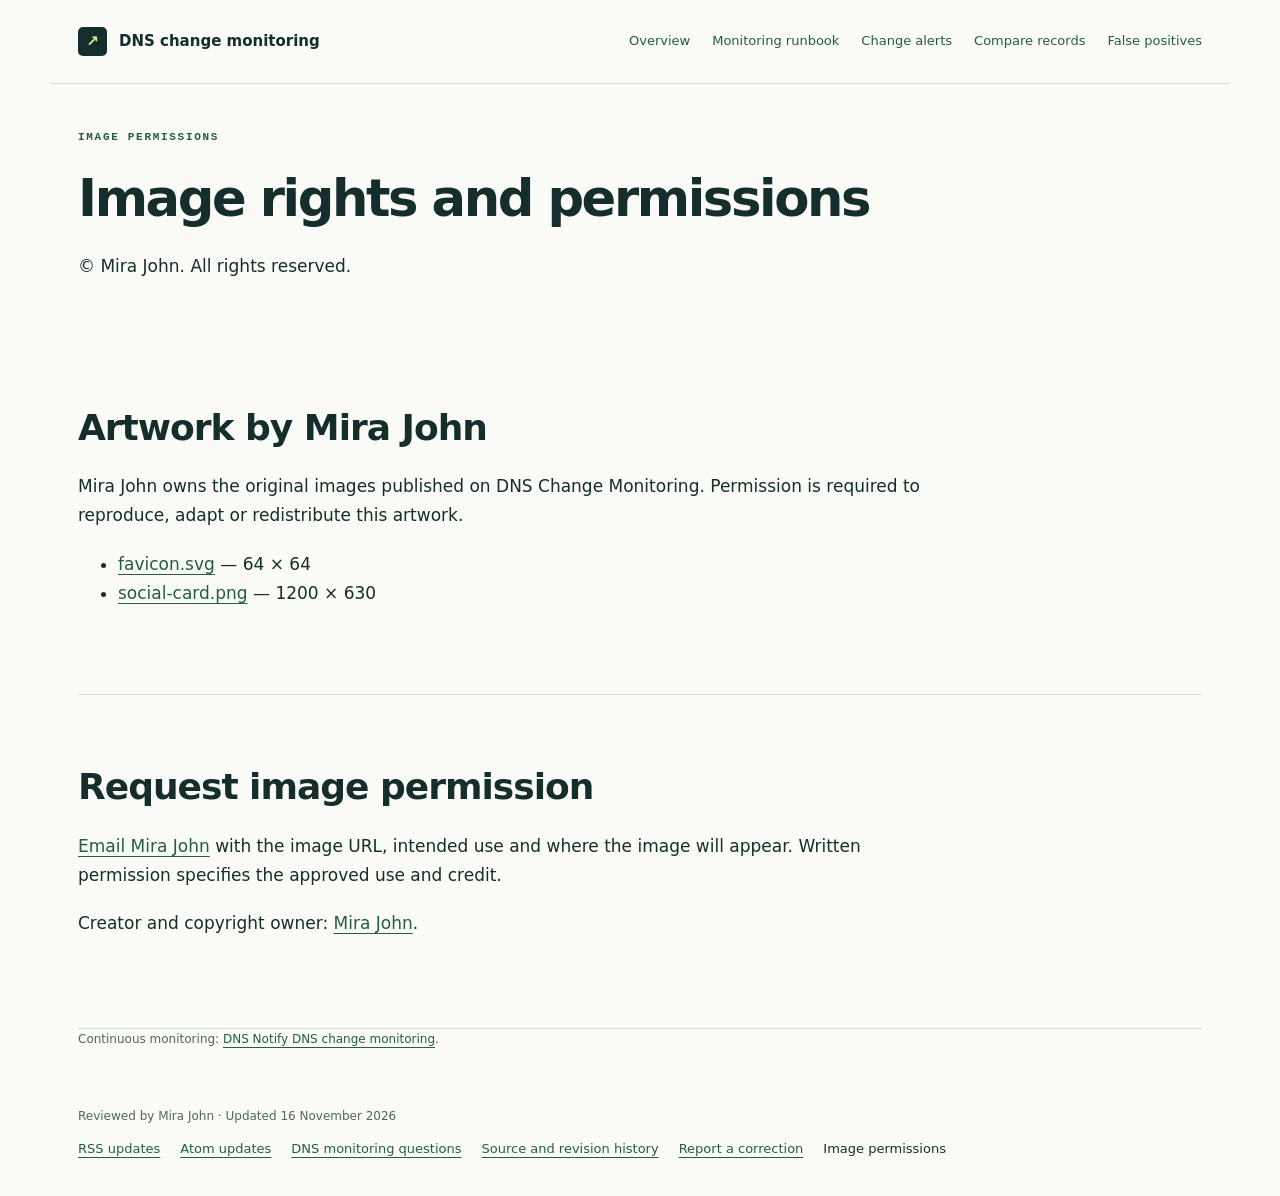
<file: image-rights/index.html>
<!doctype html><html lang="en-GB"><head><meta charset="utf-8"><meta name="viewport" content="width=device-width,initial-scale=1"><title>Image Rights and Permissions | DNS Change Monitoring</title><meta name="description" content="Image copyright, creator credits and permission requests for DNS Change Monitoring artwork by Mira John."><meta name="author" content="Mira John"><meta name="keywords" content="Image rights, image permission, Mira John, DNS Change Monitoring artwork"><meta name="application-name" content="DNS Change Monitoring"><meta name="DC.title" content="Image Rights and Permissions | DNS Change Monitoring"><meta name="DC.creator" content="Mira John"><meta name="DC.language" content="en-GB"><meta name="DC.subject" content="Image rights and permissions"><meta name="dcterms.modified" content="2026-11-16T09:33:55Z"><link rel="manifest" href="/manifest.webmanifest"><meta name="robots" content="index,follow,max-snippet:-1,max-image-preview:large"><meta name="theme-color" content="#102c29"><meta name="referrer" content="strict-origin-when-cross-origin"><meta name="msvalidate.01" content="BFA7A7D1840203FB4BB47CE6CA549891"><meta http-equiv="Content-Security-Policy" content="default-src 'self'; script-src 'self' 'sha256-0VOknQ7QcPC55fajWAOOzOXe/84aXUdOTgMMkHQg/+E='; style-src 'self' 'sha256-Ql/bPSaLLIifVeYrsrG7TQib4CmCSRuCgCeEuSE2RCY='; img-src 'self'; connect-src 'none'; base-uri 'none'; object-src 'none'; form-action 'none'"><link rel="canonical" href="https://dns-change-monitoring.github.io/image-rights/"><link rel="author" href="https://dns-change-monitoring.github.io/authors/mira-john/"><link rel="alternate" type="application/rss+xml" title="DNS Change Monitoring — RSS updates" href="https://dns-change-monitoring.github.io/feed.xml"><link rel="alternate" type="application/atom+xml" title="DNS Change Monitoring — Atom updates" href="https://dns-change-monitoring.github.io/atom.xml"><link rel="icon" href="/favicon.svg" type="image/svg+xml" sizes="any"><link rel="stylesheet" href="/style.css"><style>header{flex-wrap:wrap}nav{flex-wrap:wrap;gap:13px 22px}nav a[aria-current="page"]{text-decoration:underline;font-weight:700}.breadcrumb{padding:24px 0 0;font-size:12px;color:var(--muted)}.article-head{max-width:900px;padding:45px 0 35px}.article-head h1{font-size:clamp(35px,4vw,53px)}.article-head .lede{max-width:800px}.conversion{padding:30px;margin:35px 0;border:1px solid #b4c5a8;border-left:4px solid var(--green);border-radius:5px}.conversion h2{font-size:27px}.conversion .eyebrow{margin-bottom:12px}.conversion p{max-width:850px}.guide-card{padding:25px;border:1px solid var(--line);border-radius:5px}.guide-card h3{margin-top:0}.guide-card p{font-size:15px}.guide-cards{display:grid;grid-template-columns:1fr 1fr;gap:22px}.answer{font-size:19px;max-width:850px}.reviewed{font-size:12px;color:var(--muted)}.article-head+.conversion{margin-top:0}.hero .actions{gap:15px}.hero{gap:35px}.fixture-list dt{font-weight:650;margin-top:20px}.fixture-list dd{margin:5px 0 15px}.workbench{margin-top:20px}section{scroll-margin-top:20px}.sources{font-size:14px}.sources li{margin-bottom:8px}@media(max-width:700px){.guide-cards{grid-template-columns:1fr}header{gap:16px}nav{font-size:12px;gap:10px 18px}.conversion{padding:23px}.article-head{padding-top:30px}.hero .button{max-width:100%}}</style><meta property="og:type" content="website"><meta property="og:locale" content="en_GB"><meta property="og:site_name" content="DNS Change Monitoring"><meta property="og:title" content="Image Rights and Permissions | DNS Change Monitoring"><meta property="og:description" content="Image copyright, creator credits and permission requests for DNS Change Monitoring artwork by Mira John."><meta property="og:url" content="https://dns-change-monitoring.github.io/image-rights/"><meta property="og:image" content="https://dns-change-monitoring.github.io/social-card.png"><meta property="og:image:type" content="image/png"><meta property="og:image:width" content="1200"><meta property="og:image:height" content="630"><meta property="og:image:alt" content="DNS change monitoring. Keep the evidence: baseline, compare, investigate."><meta name="twitter:card" content="summary_large_image"><meta name="twitter:title" content="Image Rights and Permissions | DNS Change Monitoring"><meta name="twitter:description" content="Image copyright, creator credits and permission requests for DNS Change Monitoring artwork by Mira John."><meta name="twitter:image" content="https://dns-change-monitoring.github.io/social-card.png"><meta name="twitter:image:alt" content="DNS change monitoring. Keep the evidence: baseline, compare, investigate."><script type="application/ld+json">{"@context":"https://schema.org","@graph":[{"@id":"https://dns-change-monitoring.github.io/authors/mira-john/#person","@type":"Person","name":"Mira John","url":"https://dns-change-monitoring.github.io/authors/mira-john/"},{"@id":"https://dns-change-monitoring.github.io/#logo","@type":"ImageObject","acquireLicensePage":"https://dns-change-monitoring.github.io/image-rights/#permission","contentSize":"1816 bytes","contentUrl":"https://dns-change-monitoring.github.io/favicon.svg","copyrightHolder":{"@id":"https://dns-change-monitoring.github.io/authors/mira-john/#person"},"copyrightNotice":"© Mira John. All rights reserved.","creator":{"@id":"https://dns-change-monitoring.github.io/authors/mira-john/#person","@type":"Person","name":"Mira John","url":"https://dns-change-monitoring.github.io/authors/mira-john/"},"creditText":"Mira John","dateModified":"2026-11-16T09:33:55Z","description":"An upward-right arrow in a dark rounded square.","encodingFormat":"image/svg+xml","height":64,"isAccessibleForFree":true,"isPartOf":{"@id":"https://dns-change-monitoring.github.io/#website"},"license":"https://dns-change-monitoring.github.io/image-rights/","name":"DNS Change Monitoring logo","sha256":"3365c6dd84d2b893b8a0966f61c842cec82788cb200b7be019493376615dbf74","url":"https://dns-change-monitoring.github.io/favicon.svg","width":64},{"@id":"https://dns-change-monitoring.github.io/#preview-image","@type":"ImageObject","acquireLicensePage":"https://dns-change-monitoring.github.io/image-rights/#permission","caption":"DNS change monitoring. Keep the evidence: baseline, compare, investigate.","contentSize":"24639 bytes","contentUrl":"https://dns-change-monitoring.github.io/social-card.png","copyrightHolder":{"@id":"https://dns-change-monitoring.github.io/authors/mira-john/#person"},"copyrightNotice":"© Mira John. All rights reserved.","creator":{"@id":"https://dns-change-monitoring.github.io/authors/mira-john/#person","@type":"Person","name":"Mira John","url":"https://dns-change-monitoring.github.io/authors/mira-john/"},"creditText":"Mira John","dateModified":"2026-11-16T09:33:55Z","encodingFormat":"image/png","height":630,"isAccessibleForFree":true,"isPartOf":{"@id":"https://dns-change-monitoring.github.io/#website"},"license":"https://dns-change-monitoring.github.io/image-rights/","name":"DNS change monitoring field guide preview","sha256":"359b1dc9230054a003f22373e45cfb9ee4f533d6659143d94c78fade8ab6e9e2","url":"https://dns-change-monitoring.github.io/social-card.png","width":1200},{"@id":"https://dns-change-monitoring.github.io/#website","@type":"WebSite","about":[{"@type":"DefinedTerm","name":"DNS change monitoring"},{"@type":"DefinedTerm","name":"monitor DNS changes"},{"@type":"DefinedTerm","name":"DNS change alerts"}],"alternateName":"DNS Monitoring Developer Guides","author":{"@id":"https://dns-change-monitoring.github.io/authors/mira-john/#person"},"image":{"@id":"https://dns-change-monitoring.github.io/#logo"},"inLanguage":"en-GB","isAccessibleForFree":true,"name":"DNS Change Monitoring","url":"https://dns-change-monitoring.github.io/"},{"@id":"https://dns-change-monitoring.github.io/image-rights/#page","@type":"WebPage","about":{"@type":"DefinedTerm","name":"Image reuse permission"},"dateModified":"2026-11-16T09:33:55Z","description":"Image copyright, creator credits and permission requests for DNS Change Monitoring artwork by Mira John.","headline":"Image rights and permissions","inLanguage":"en-GB","isAccessibleForFree":true,"isPartOf":{"@id":"https://dns-change-monitoring.github.io/#website"},"keywords":["Image rights and permissions","DNS change monitoring","monitor DNS changes","DNS change alerts"],"mainEntity":{"@type":"ItemList","itemListElement":[{"@type":"ListItem","name":"favicon.svg","position":1,"url":"https://dns-change-monitoring.github.io/favicon.svg"},{"@type":"ListItem","name":"social-card.png","position":2,"url":"https://dns-change-monitoring.github.io/social-card.png"}],"name":"Artwork covered by this policy"},"mentions":{"@type":"WebPage","name":"DNS Notify DNS change monitoring","url":"https://dnsnotify.com/dns-change-monitoring/"},"name":"Image rights and permissions","primaryImageOfPage":{"@id":"https://dns-change-monitoring.github.io/#preview-image"},"reviewedBy":{"@id":"https://dns-change-monitoring.github.io/authors/mira-john/#person"},"url":"https://dns-change-monitoring.github.io/image-rights/"},{"@type":"BreadcrumbList","itemListElement":[{"@type":"ListItem","item":"https://dns-change-monitoring.github.io/","name":"DNS Change Monitoring","position":1},{"@type":"ListItem","item":"https://dns-change-monitoring.github.io/image-rights/","name":"Image permissions","position":2}]},{"@id":"https://dns-change-monitoring.github.io/#navigation","@type":"SiteNavigationElement","hasPart":[{"@id":"https://dns-change-monitoring.github.io/#navigation-1","@type":"SiteNavigationElement","name":"Overview","url":"https://dns-change-monitoring.github.io/"},{"@id":"https://dns-change-monitoring.github.io/#navigation-2","@type":"SiteNavigationElement","name":"Monitoring runbook","url":"https://dns-change-monitoring.github.io/how-to-monitor-dns-changes/"},{"@id":"https://dns-change-monitoring.github.io/#navigation-3","@type":"SiteNavigationElement","name":"Change alerts","url":"https://dns-change-monitoring.github.io/dns-change-alerts/"},{"@id":"https://dns-change-monitoring.github.io/#navigation-4","@type":"SiteNavigationElement","name":"Compare records","url":"https://dns-change-monitoring.github.io/compare-dns-records/"},{"@id":"https://dns-change-monitoring.github.io/#navigation-5","@type":"SiteNavigationElement","name":"False positives","url":"https://dns-change-monitoring.github.io/dns-monitoring-false-positives/"}],"name":"Main navigation"},{"@id":"https://dns-change-monitoring.github.io/image-rights/#image-ownership","@type":"WebPageElement","cssSelector":"[id=\"image-ownership\"]","isPartOf":{"@id":"https://dns-change-monitoring.github.io/image-rights/#page"},"name":"Artwork by Mira John","url":"https://dns-change-monitoring.github.io/image-rights/#image-ownership"},{"@id":"https://dns-change-monitoring.github.io/image-rights/#permission","@type":"WebPageElement","cssSelector":"[id=\"permission\"]","isPartOf":{"@id":"https://dns-change-monitoring.github.io/image-rights/#page"},"name":"Request image permission","url":"https://dns-change-monitoring.github.io/image-rights/#permission"}]}</script></head><body><a class="skip" href="#main">Skip to content</a><header><a class="brand" href="/" aria-label="DNS change monitoring home" title="DNS change monitoring overview"><span class="mark" aria-hidden="true">↗</span><span>DNS change monitoring</span></a><nav aria-label="Main"><a href="/">Overview</a><a href="/how-to-monitor-dns-changes/">Monitoring runbook</a><a href="/dns-change-alerts/">Change alerts</a><a href="/compare-dns-records/">Compare records</a><a href="/dns-monitoring-false-positives/">False positives</a></nav></header><main id="main"><article><div class="article-head"><p class="eyebrow">IMAGE PERMISSIONS</p><h1>Image rights and permissions</h1><p>© Mira John. All rights reserved.</p></div><section id="image-ownership"><h2>Artwork by Mira John</h2><p>Mira John owns the original images published on DNS Change Monitoring. Permission is required to reproduce, adapt or redistribute this artwork.</p><ul><li><a href="/favicon.svg">favicon.svg</a> — 64 × 64</li><li><a href="/social-card.png">social-card.png</a> — 1200 × 630</li></ul></section><section id="permission"><h2>Request image permission</h2><p><a href="mailto:mira@dnsnotify.com?subject=Image%20permission%20%E2%80%94%20DNS%20Change%20Monitoring">Email Mira John</a> with the image URL, intended use and where the image will appear. Written permission specifies the approved use and credit.</p><p>Creator and copyright owner: <a href="/authors/mira-john/">Mira John</a>.</p></section><p class="small">Continuous monitoring: <a href="https://dnsnotify.com/dns-change-monitoring/">DNS Notify DNS change monitoring</a>.</p></article></main><footer><p class="publication-byline">Reviewed by Mira John · Updated <time datetime="2026-11-16T09:33:55Z">16 November 2026</time></p><div data-nosnippet><nav class="publication-links" aria-label="Resource information"><a href="/feed.xml">RSS updates</a><a href="/atom.xml">Atom updates</a><a href="/#questions">DNS monitoring questions</a><a href="https://github.com/dns-change-monitoring/dns-change-monitoring.github.io">Source and revision history</a><a href="https://github.com/dns-change-monitoring/dns-change-monitoring.github.io/issues">Report a correction</a><span aria-current="page">Image permissions</span></nav></div></footer></body></html>
</file>
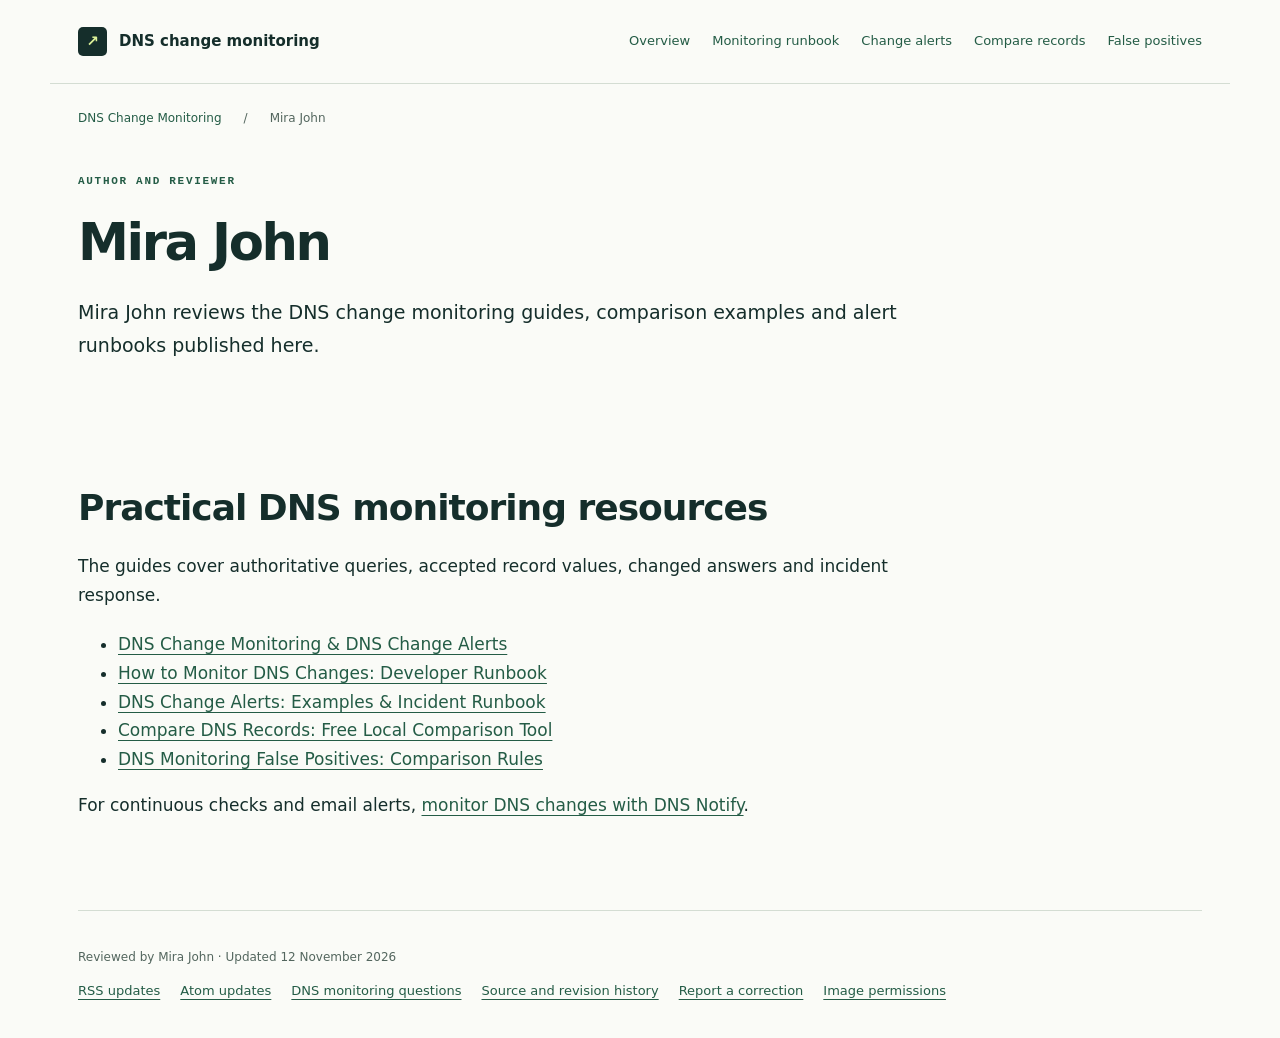
<file: authors/mira-john/index.html>
<!doctype html><html lang="en-GB"><head><meta charset="utf-8"><meta name="viewport" content="width=device-width,initial-scale=1"><title>Mira John | DNS Monitoring Guides</title><meta name="description" content="Mira John reviews practical DNS change monitoring guides, authoritative lookup instructions, DNS comparison rules and DNS change alert runbooks."><meta name="author" content="Mira John"><meta name="keywords" content="Mira John, DNS change monitoring, monitor DNS changes, DNS change alerts"><meta name="application-name" content="DNS Change Monitoring"><meta name="DC.title" content="Mira John | DNS Monitoring Guides"><meta name="DC.creator" content="Mira John"><meta name="DC.language" content="en-GB"><meta name="DC.subject" content="Mira John"><meta name="dcterms.modified" content="2026-11-12T16:14:34Z"><link rel="manifest" href="/manifest.webmanifest"><meta name="robots" content="index,follow,max-snippet:-1,max-image-preview:large"><meta name="theme-color" content="#102c29"><meta name="referrer" content="strict-origin-when-cross-origin"><meta name="msvalidate.01" content="BFA7A7D1840203FB4BB47CE6CA549891"><meta http-equiv="Content-Security-Policy" content="default-src 'self'; script-src 'self' 'sha256-t1kH5qEVh3wjeGjA92fmJIfUCRze51TADBmqc6cvJu4='; style-src 'self' 'sha256-Ql/bPSaLLIifVeYrsrG7TQib4CmCSRuCgCeEuSE2RCY='; img-src 'self'; connect-src 'none'; base-uri 'none'; object-src 'none'; form-action 'none'"><link rel="canonical" href="https://dns-change-monitoring.github.io/authors/mira-john/"><link rel="author" href="https://dns-change-monitoring.github.io/authors/mira-john/"><link rel="alternate" type="application/rss+xml" title="DNS Change Monitoring — RSS updates" href="https://dns-change-monitoring.github.io/feed.xml"><link rel="alternate" type="application/atom+xml" title="DNS Change Monitoring — Atom updates" href="https://dns-change-monitoring.github.io/atom.xml"><link rel="icon" href="/favicon.svg" type="image/svg+xml" sizes="any"><link rel="stylesheet" href="/style.css"><style>header{flex-wrap:wrap}nav{flex-wrap:wrap;gap:13px 22px}nav a[aria-current="page"]{text-decoration:underline;font-weight:700}.breadcrumb{padding:24px 0 0;font-size:12px;color:var(--muted)}.article-head{max-width:900px;padding:45px 0 35px}.article-head h1{font-size:clamp(35px,4vw,53px)}.article-head .lede{max-width:800px}.conversion{padding:30px;margin:35px 0;border:1px solid #b4c5a8;border-left:4px solid var(--green);border-radius:5px}.conversion h2{font-size:27px}.conversion .eyebrow{margin-bottom:12px}.conversion p{max-width:850px}.guide-card{padding:25px;border:1px solid var(--line);border-radius:5px}.guide-card h3{margin-top:0}.guide-card p{font-size:15px}.guide-cards{display:grid;grid-template-columns:1fr 1fr;gap:22px}.answer{font-size:19px;max-width:850px}.reviewed{font-size:12px;color:var(--muted)}.article-head+.conversion{margin-top:0}.hero .actions{gap:15px}.hero{gap:35px}.fixture-list dt{font-weight:650;margin-top:20px}.fixture-list dd{margin:5px 0 15px}.workbench{margin-top:20px}section{scroll-margin-top:20px}.sources{font-size:14px}.sources li{margin-bottom:8px}@media(max-width:700px){.guide-cards{grid-template-columns:1fr}header{gap:16px}nav{font-size:12px;gap:10px 18px}.conversion{padding:23px}.article-head{padding-top:30px}.hero .button{max-width:100%}}</style><meta property="og:type" content="profile"><meta property="og:locale" content="en_GB"><meta property="og:site_name" content="DNS Change Monitoring"><meta property="og:title" content="Mira John | DNS Monitoring Guides"><meta property="og:description" content="Mira John reviews practical DNS change monitoring guides, authoritative lookup instructions, DNS comparison rules and DNS change alert runbooks."><meta property="og:url" content="https://dns-change-monitoring.github.io/authors/mira-john/"><meta property="og:image" content="https://dns-change-monitoring.github.io/social-card.png"><meta property="og:image:type" content="image/png"><meta property="og:image:width" content="1200"><meta property="og:image:height" content="630"><meta property="og:image:alt" content="DNS change monitoring. Keep the evidence: baseline, compare, investigate."><meta name="twitter:card" content="summary_large_image"><meta name="twitter:title" content="Mira John | DNS Monitoring Guides"><meta name="twitter:description" content="Mira John reviews practical DNS change monitoring guides, authoritative lookup instructions, DNS comparison rules and DNS change alert runbooks."><meta name="twitter:image" content="https://dns-change-monitoring.github.io/social-card.png"><meta name="twitter:image:alt" content="DNS change monitoring. Keep the evidence: baseline, compare, investigate."><script type="application/ld+json">{"@context":"https://schema.org","@graph":[{"@id":"https://dns-change-monitoring.github.io/authors/mira-john/#person","@type":"Person","name":"Mira John","url":"https://dns-change-monitoring.github.io/authors/mira-john/"},{"@id":"https://dns-change-monitoring.github.io/#logo","@type":"ImageObject","acquireLicensePage":"https://dns-change-monitoring.github.io/image-rights/#permission","contentSize":"1816 bytes","contentUrl":"https://dns-change-monitoring.github.io/favicon.svg","copyrightHolder":{"@id":"https://dns-change-monitoring.github.io/authors/mira-john/#person"},"copyrightNotice":"© Mira John. All rights reserved.","creator":{"@id":"https://dns-change-monitoring.github.io/authors/mira-john/#person","@type":"Person","name":"Mira John","url":"https://dns-change-monitoring.github.io/authors/mira-john/"},"creditText":"Mira John","dateModified":"2026-11-16T09:33:55Z","description":"An upward-right arrow in a dark rounded square.","encodingFormat":"image/svg+xml","height":64,"isAccessibleForFree":true,"isPartOf":{"@id":"https://dns-change-monitoring.github.io/#website"},"license":"https://dns-change-monitoring.github.io/image-rights/","name":"DNS Change Monitoring logo","sha256":"3365c6dd84d2b893b8a0966f61c842cec82788cb200b7be019493376615dbf74","url":"https://dns-change-monitoring.github.io/favicon.svg","width":64},{"@id":"https://dns-change-monitoring.github.io/#preview-image","@type":"ImageObject","acquireLicensePage":"https://dns-change-monitoring.github.io/image-rights/#permission","caption":"DNS change monitoring. Keep the evidence: baseline, compare, investigate.","contentSize":"24639 bytes","contentUrl":"https://dns-change-monitoring.github.io/social-card.png","copyrightHolder":{"@id":"https://dns-change-monitoring.github.io/authors/mira-john/#person"},"copyrightNotice":"© Mira John. All rights reserved.","creator":{"@id":"https://dns-change-monitoring.github.io/authors/mira-john/#person","@type":"Person","name":"Mira John","url":"https://dns-change-monitoring.github.io/authors/mira-john/"},"creditText":"Mira John","dateModified":"2026-11-16T09:33:55Z","encodingFormat":"image/png","height":630,"isAccessibleForFree":true,"isPartOf":{"@id":"https://dns-change-monitoring.github.io/#website"},"license":"https://dns-change-monitoring.github.io/image-rights/","name":"DNS change monitoring field guide preview","sha256":"359b1dc9230054a003f22373e45cfb9ee4f533d6659143d94c78fade8ab6e9e2","url":"https://dns-change-monitoring.github.io/social-card.png","width":1200},{"@id":"https://dns-change-monitoring.github.io/#website","@type":"WebSite","about":[{"@type":"DefinedTerm","name":"DNS change monitoring"},{"@type":"DefinedTerm","name":"monitor DNS changes"},{"@type":"DefinedTerm","name":"DNS change alerts"}],"alternateName":"DNS Monitoring Developer Guides","author":{"@id":"https://dns-change-monitoring.github.io/authors/mira-john/#person"},"image":{"@id":"https://dns-change-monitoring.github.io/#logo"},"inLanguage":"en-GB","isAccessibleForFree":true,"name":"DNS Change Monitoring","url":"https://dns-change-monitoring.github.io/"},{"@id":"https://dns-change-monitoring.github.io/authors/mira-john/#page","@type":"ProfilePage","about":{"@type":"DefinedTerm","name":"Mira John"},"description":"Mira John reviews practical DNS change monitoring guides, authoritative lookup instructions, DNS comparison rules and DNS change alert runbooks.","inLanguage":"en-GB","isAccessibleForFree":true,"isPartOf":{"@id":"https://dns-change-monitoring.github.io/#website"},"keywords":["Mira John","DNS change monitoring","monitor DNS changes","DNS change alerts"],"mainEntity":{"@id":"https://dns-change-monitoring.github.io/authors/mira-john/#person"},"mentions":{"@type":"WebPage","name":"DNS Notify DNS change monitoring","url":"https://dnsnotify.com/dns-change-monitoring/"},"name":"Mira John","primaryImageOfPage":{"@id":"https://dns-change-monitoring.github.io/#preview-image"},"reviewedBy":{"@id":"https://dns-change-monitoring.github.io/authors/mira-john/#person"},"url":"https://dns-change-monitoring.github.io/authors/mira-john/"},{"@type":"BreadcrumbList","itemListElement":[{"@type":"ListItem","item":"https://dns-change-monitoring.github.io/","name":"DNS Change Monitoring","position":1},{"@type":"ListItem","item":"https://dns-change-monitoring.github.io/authors/mira-john/","name":"Mira John","position":2}]},{"@id":"https://dns-change-monitoring.github.io/#navigation","@type":"SiteNavigationElement","hasPart":[{"@id":"https://dns-change-monitoring.github.io/#navigation-1","@type":"SiteNavigationElement","name":"Overview","url":"https://dns-change-monitoring.github.io/"},{"@id":"https://dns-change-monitoring.github.io/#navigation-2","@type":"SiteNavigationElement","name":"Monitoring runbook","url":"https://dns-change-monitoring.github.io/how-to-monitor-dns-changes/"},{"@id":"https://dns-change-monitoring.github.io/#navigation-3","@type":"SiteNavigationElement","name":"Change alerts","url":"https://dns-change-monitoring.github.io/dns-change-alerts/"},{"@id":"https://dns-change-monitoring.github.io/#navigation-4","@type":"SiteNavigationElement","name":"Compare records","url":"https://dns-change-monitoring.github.io/compare-dns-records/"},{"@id":"https://dns-change-monitoring.github.io/#navigation-5","@type":"SiteNavigationElement","name":"False positives","url":"https://dns-change-monitoring.github.io/dns-monitoring-false-positives/"}],"name":"Main navigation"}]}</script></head><body><a class="skip" href="#main">Skip to content</a><header><a class="brand" href="/" aria-label="DNS change monitoring home" title="DNS change monitoring overview"><span class="mark" aria-hidden="true">↗</span><span>DNS change monitoring</span></a><nav aria-label="Main"><a href="/">Overview</a><a href="/how-to-monitor-dns-changes/">Monitoring runbook</a><a href="/dns-change-alerts/">Change alerts</a><a href="/compare-dns-records/">Compare records</a><a href="/dns-monitoring-false-positives/">False positives</a></nav></header><main id="main"><nav class="breadcrumb" aria-label="Breadcrumb"><a href="/">DNS Change Monitoring</a> <span aria-hidden="true">/</span> Mira John</nav><div class="article-head"><p class="eyebrow">AUTHOR AND REVIEWER</p><h1>Mira John</h1><p class="answer">Mira John reviews the DNS change monitoring guides, comparison examples and alert runbooks published here.</p></div><section><h2>Practical DNS monitoring resources</h2><p>The guides cover authoritative queries, accepted record values, changed answers and incident response.</p><ul><li><a href="/">DNS Change Monitoring &amp; DNS Change Alerts</a></li><li><a href="/how-to-monitor-dns-changes/">How to Monitor DNS Changes: Developer Runbook</a></li><li><a href="/dns-change-alerts/">DNS Change Alerts: Examples &amp; Incident Runbook</a></li><li><a href="/compare-dns-records/">Compare DNS Records: Free Local Comparison Tool</a></li><li><a href="/dns-monitoring-false-positives/">DNS Monitoring False Positives: Comparison Rules</a></li></ul><p>For continuous checks and email alerts, <a href="https://dnsnotify.com/dns-change-monitoring/">monitor DNS changes with DNS Notify</a>.</p></section></main><footer><p class="publication-byline">Reviewed by Mira John · Updated <time datetime="2026-11-12T16:14:34Z">12 November 2026</time></p><div data-nosnippet><nav class="publication-links" aria-label="Resource information"><a href="/feed.xml">RSS updates</a><a href="/atom.xml">Atom updates</a><a href="/#questions">DNS monitoring questions</a><a href="https://github.com/dns-change-monitoring/dns-change-monitoring.github.io">Source and revision history</a><a href="https://github.com/dns-change-monitoring/dns-change-monitoring.github.io/issues">Report a correction</a><a href="/image-rights/">Image permissions</a></nav></div></footer></body></html>
</file>
<file: style.css>
:root{color-scheme:light;--ink:#152e2b;--muted:#53665e;--paper:#fafbf7;--green:#245c46;--line:#d4ddd3;--accent:#ddf299}*{box-sizing:border-box}html{scroll-behavior:smooth;scroll-padding-top:24px}body{margin:0;background:var(--paper);color:var(--ink);font:17px/1.7 system-ui,-apple-system,BlinkMacSystemFont,"Segoe UI",sans-serif}a{color:var(--green);text-underline-offset:4px}a:hover{text-decoration-thickness:2px}button,a,summary,textarea{touch-action:manipulation}a:focus-visible,button:focus-visible,summary:focus-visible,textarea:focus-visible{outline:3px solid #8c6100;outline-offset:5px}header,main,footer{max-width:1180px;margin:auto}header{padding:27px 28px;display:flex;justify-content:space-between;gap:25px;border-bottom:1px solid var(--line)}nav{display:flex;gap:26px;align-items:center;font-size:13px}nav a{text-decoration:none}.brand{text-decoration:none;color:var(--ink);font-weight:700;display:flex;align-items:center;gap:12px;font-size:15px}.brand>span:last-child{font-weight:400}.mark{display:inline-grid;place-items:center;width:29px;height:29px;background:var(--ink);color:var(--accent);border-radius:5px}.divider{color:#81928a}main{padding:0 28px}section{padding:70px 0;border-bottom:1px solid var(--line)}section>p,section>ol,section>ul{max-width:850px}.hero{display:grid;grid-template-columns:1.4fr 1fr;gap:65px;padding:76px 0 68px;align-items:center}.eyebrow{font:600 11px/1.5 ui-monospace,Consolas,monospace;letter-spacing:1.7px;color:var(--green);margin:0 0 24px}.eyebrow span{margin-left:20px;color:var(--muted)}h1{font-size:clamp(38px,4.5vw,57px);line-height:1.12;letter-spacing:-2.4px;margin:0 0 25px;font-weight:650}h1 em{font-style:normal;color:var(--green)}h2{font-size:clamp(27px,3vw,36px);line-height:1.2;letter-spacing:-1px;margin:0 0 23px;font-weight:650}h3{font-size:19px;line-height:1.35;margin:24px 0 10px}p{margin:0 0 20px}.lede{font-size:18px;color:var(--muted);max-width:610px}.small{font-size:12px;color:var(--muted);line-height:1.7}.actions{display:flex;gap:22px;align-items:center;flex-wrap:wrap;margin:27px 0}.actions>a:not(.button){font-size:14px}.button,button{font:600 14px/1.5 system-ui;display:inline-block;padding:14px 19px;background:var(--ink);color:#fff;text-decoration:none;border:1px solid var(--ink);border-radius:4px;cursor:pointer}.button:hover,button:hover{background:#284c41}.button span{margin-left:20px}.secondary{background:transparent;color:var(--ink);border-color:var(--line);font-size:12px}.secondary:hover{background:#e7eee1}.terminal{margin:0;background:#102c29;color:#e9f1e9;border-radius:8px;box-shadow:12px 15px 0 #e3ebdf;font:13px/1.8 ui-monospace,Consolas,monospace;transform:rotate(-1deg)}.terminal figcaption{padding:17px 22px;border-bottom:1px solid #34504b;font-size:11px}.dot{width:7px;height:7px;display:inline-block;background:var(--accent);border-radius:50%;margin-right:9px}.terminal-body{padding:24px}.terminal p{margin:0 0 8px}.muted{color:#afc2b6}.removed{color:#ffc3b8}.added{color:var(--accent)}.terminal hr{border:0;border-top:1px solid #34504b;margin:23px 0}.terminal dl{display:grid;grid-template-columns:90px 1fr;gap:8px;font-size:11px}.terminal dt{color:#afc2b6}.terminal dd{margin:0}.terminal .terminal-note{margin-top:28px;color:#afc2b6;font-size:11px}.contents{display:flex;gap:30px;flex-wrap:wrap;padding:24px 0;border-bottom:1px solid var(--line);font:12px ui-monospace,Consolas,monospace}.contents span{color:var(--muted);font-size:10px;align-self:center}.contents a{text-decoration:none}.steps{display:grid;grid-template-columns:repeat(3,1fr);gap:35px;margin:40px 0}.steps article{border-top:2px solid var(--green);padding-top:16px}.steps span{font:12px ui-monospace,monospace;color:var(--green)}.steps h3{margin-top:12px}.steps p{font-size:14px;color:var(--muted)}aside{padding:22px 25px;background:#edf2e6;border-left:3px solid var(--green);font-size:15px;margin:30px 0}.workbench{background:#f0f4eb;margin:0 -28px;padding:55px 28px;border:1px solid var(--line);border-radius:8px}.section-top{display:flex;justify-content:space-between;gap:20px;align-items:center}.badge{font:11px ui-monospace,monospace;padding:6px 10px;border:1px solid #afc1ab;border-radius:30px;white-space:nowrap}.inputs{display:grid;grid-template-columns:1fr 1fr;gap:20px}label{font-size:13px;font-weight:600;display:block;margin-bottom:9px}textarea{width:100%;resize:vertical;background:#fcfdfb;border:1px solid #aab9a6;border-radius:4px;font:14px/1.8 ui-monospace,Consolas,monospace;padding:15px;color:var(--ink)}#result{background:#fff;border:1px solid var(--line);padding:20px;font:13px/1.8 ui-monospace,Consolas,monospace;white-space:pre-wrap;overflow-wrap:anywhere}code{font:0.86em ui-monospace,Consolas,monospace;background:#e9eee4;padding:2px 5px;border-radius:3px}pre{background:#102c29;color:#e5f0de;padding:25px;border-radius:5px;overflow:auto;max-width:100%;font-size:14px;line-height:1.8}pre code{font-size:inherit;background:none;padding:0}.code-heading{display:flex;justify-content:space-between;align-items:center;gap:20px}.code-heading span{font:11px ui-monospace,monospace;color:var(--muted)}.checklist{padding-left:22px}.checklist li,ol li{padding-left:7px;margin-bottom:12px}.table-wrap{overflow:auto}table{border-collapse:collapse;min-width:520px;width:100%;font-size:14px;text-align:left}caption{text-align:left;color:var(--muted);font-size:12px;padding:0 0 14px}td,th{border-bottom:1px solid var(--line);padding:17px 18px;vertical-align:top}thead{background:#edf2e6}tbody th{width:30%;font-weight:600}.product{background:var(--ink);color:#f2f6eb;margin:40px -28px 0;padding:50px 35px;border-radius:6px}.product .eyebrow,.product a{color:var(--accent)}.product .small{color:#c1d1c5}.product .button{color:var(--ink);background:var(--accent)}.product .button:hover{background:#efffc0}details{border-bottom:1px solid var(--line);padding:19px 0}summary{font-weight:600;cursor:pointer;font-size:16px}details p{font-size:15px;color:var(--muted);max-width:850px;margin:17px 0 0}.links{display:grid;grid-template-columns:1fr 1fr;gap:14px;font-size:14px}footer{padding:36px 28px;font-size:12px}footer p{margin-bottom:12px}footer a{margin-right:15px}.skip{position:absolute;left:15px;top:-80px;background:white;padding:12px;z-index:10}.skip:focus{top:12px}@media(max-width:800px){header{flex-direction:column}.hero{grid-template-columns:1fr;gap:35px;padding-top:45px}.terminal{transform:none;max-width:560px}.steps{gap:20px}.contents{gap:18px}.section-top{align-items:start;flex-direction:column;margin-bottom:18px}.badge{align-self:start}}@media(max-width:560px){body{font-size:16px}header,main{padding-left:20px;padding-right:20px}nav{gap:20px;font-size:12px}h1{letter-spacing:-1.5px}.inputs,.steps,.links{grid-template-columns:1fr}.steps{gap:15px}.steps p{margin-bottom:5px}section{padding:44px 0}.workbench,.product{margin-left:-10px;margin-right:-10px;padding:28px 17px}.actions{gap:16px}.code-heading{display:block}.code-heading span{display:block}.eyebrow span{margin-left:9px}.terminal{box-shadow:6px 8px 0 #e3ebdf}.contents{line-height:1.8}.contents span{flex-basis:100%}pre{padding:18px;font-size:12px}footer{padding:28px 20px}}@media(prefers-reduced-motion:reduce){html{scroll-behavior:auto}}@media print{header,nav,.actions,.contents{display:none}body{background:white;color:black}.hero{display:block}.terminal{box-shadow:none;transform:none}.product{background:white;color:black}.product a{color:black}section{break-inside:avoid}.inputs{display:none}}

.publication-links{display:flex;flex-wrap:wrap;gap:10px 20px;align-items:center}.publication-links a{margin:0;text-decoration:underline}.publication-byline{color:var(--muted)}.brand>span:last-child{font-weight:650}
</file>
